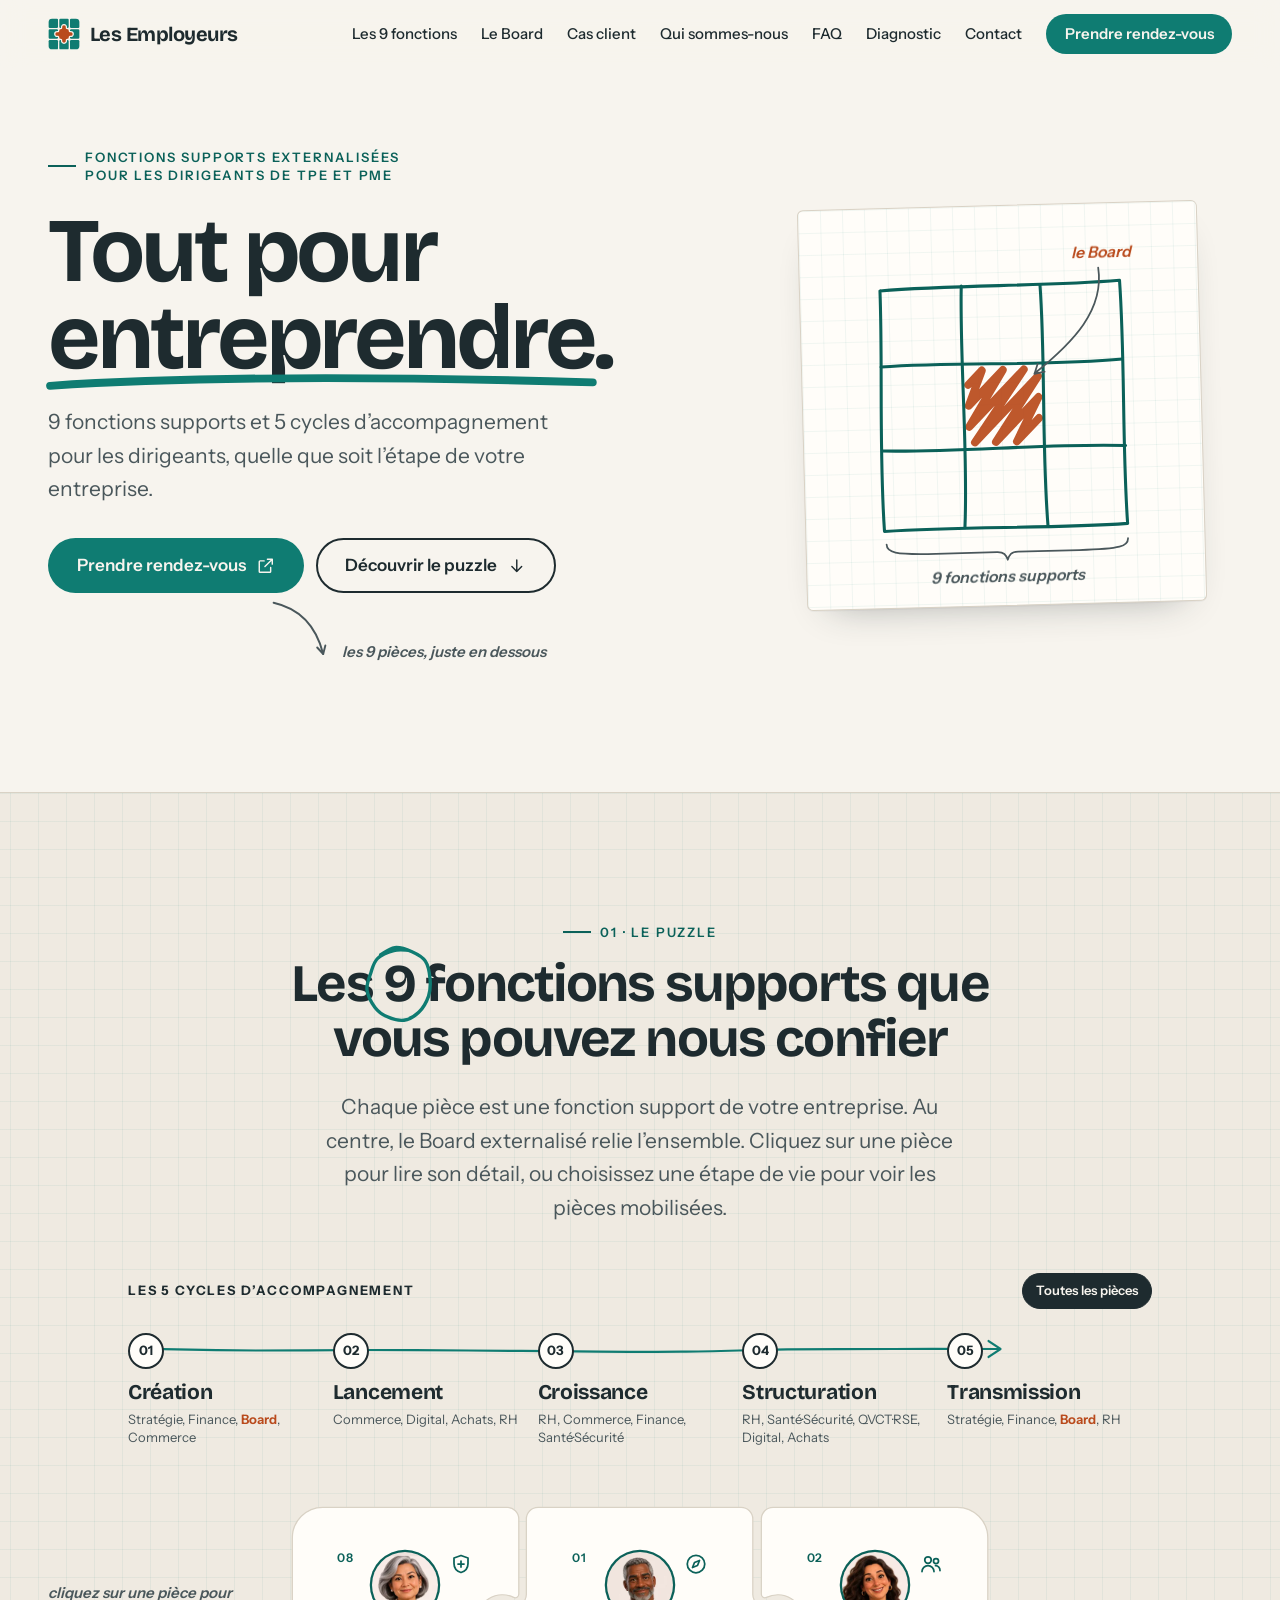
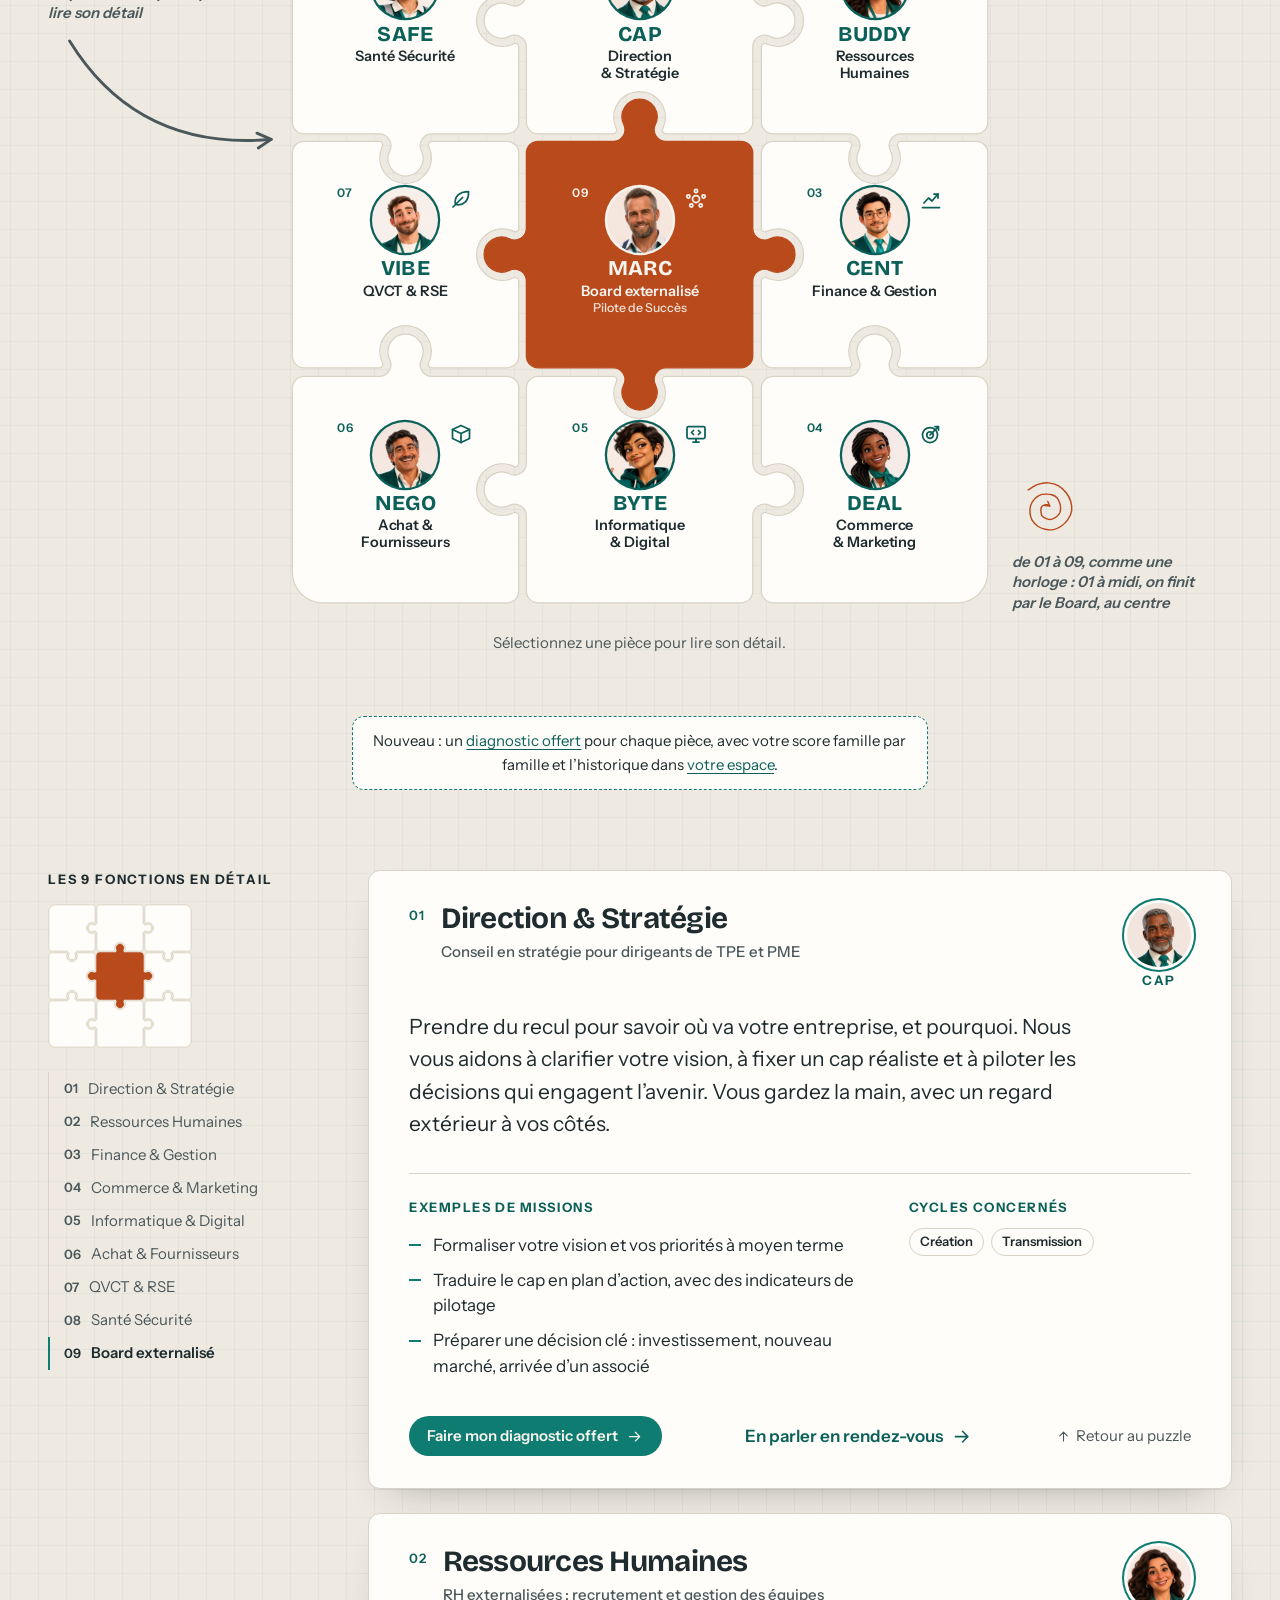
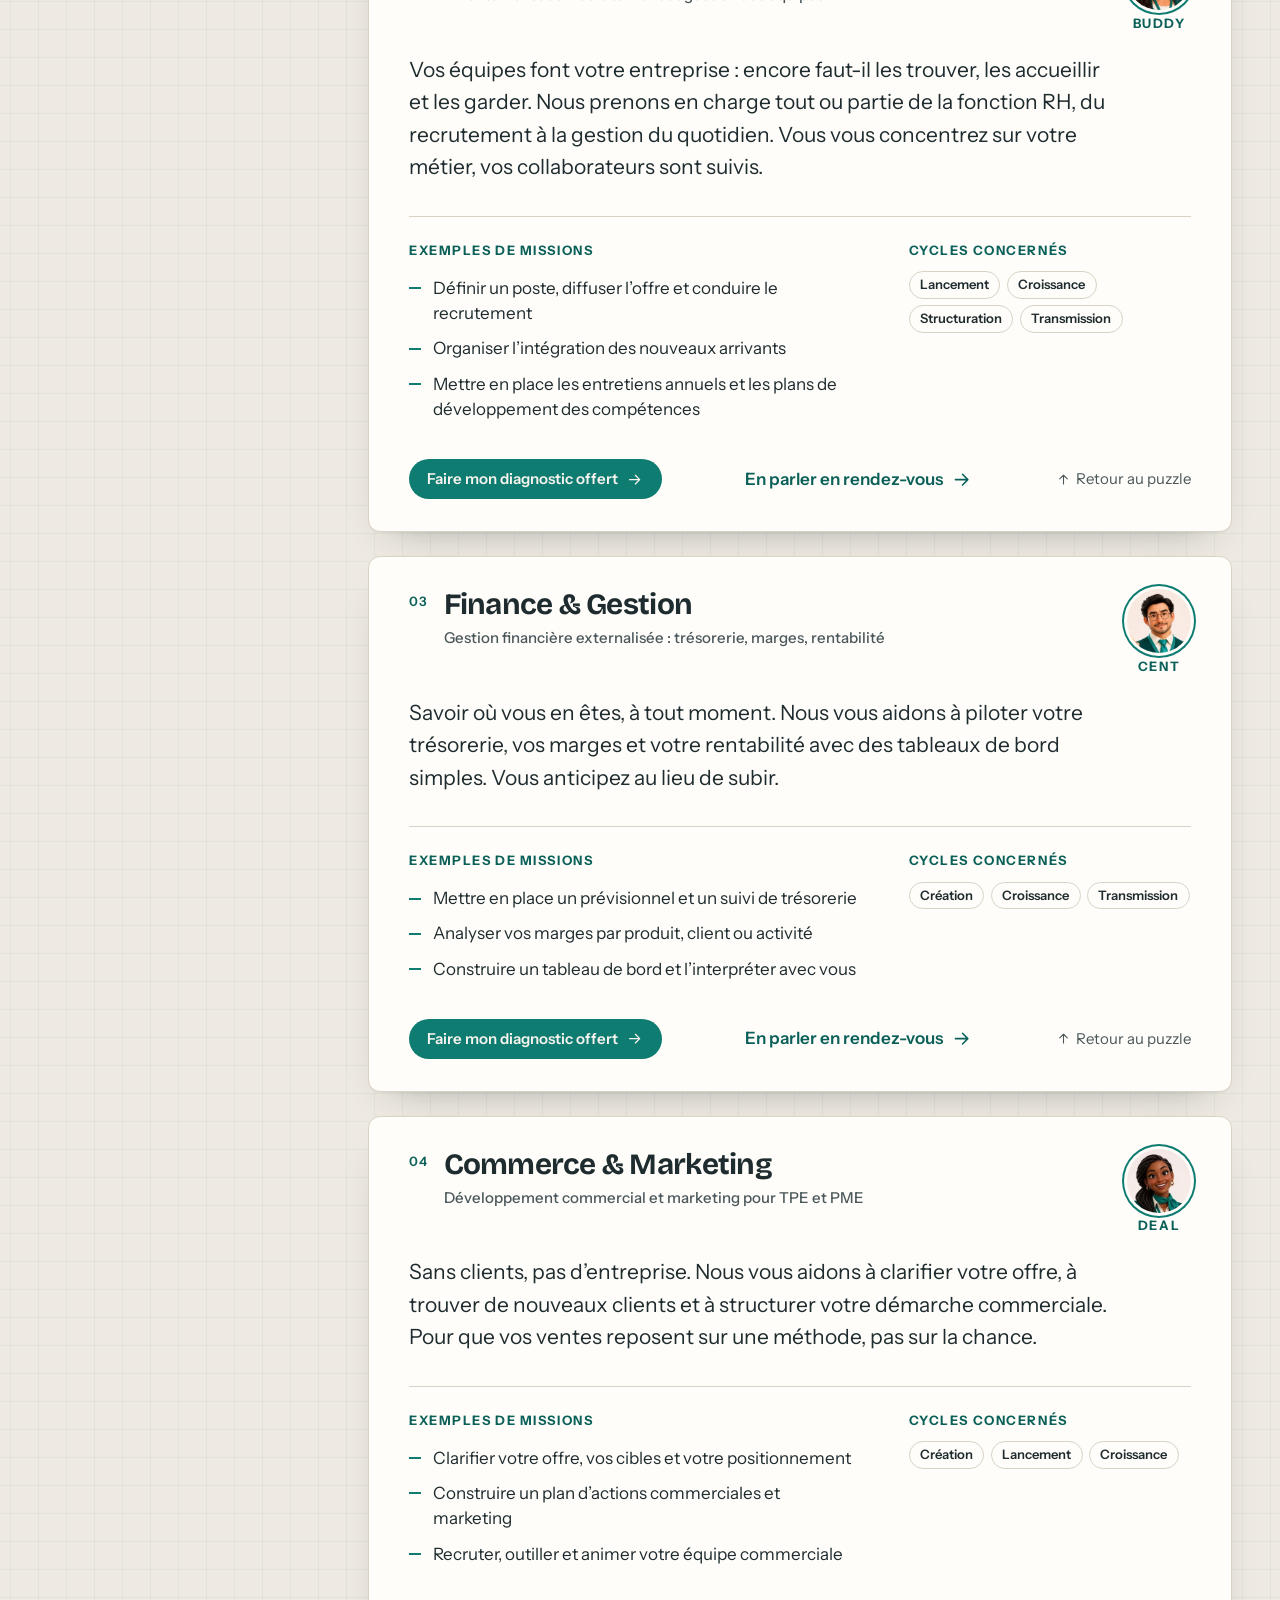
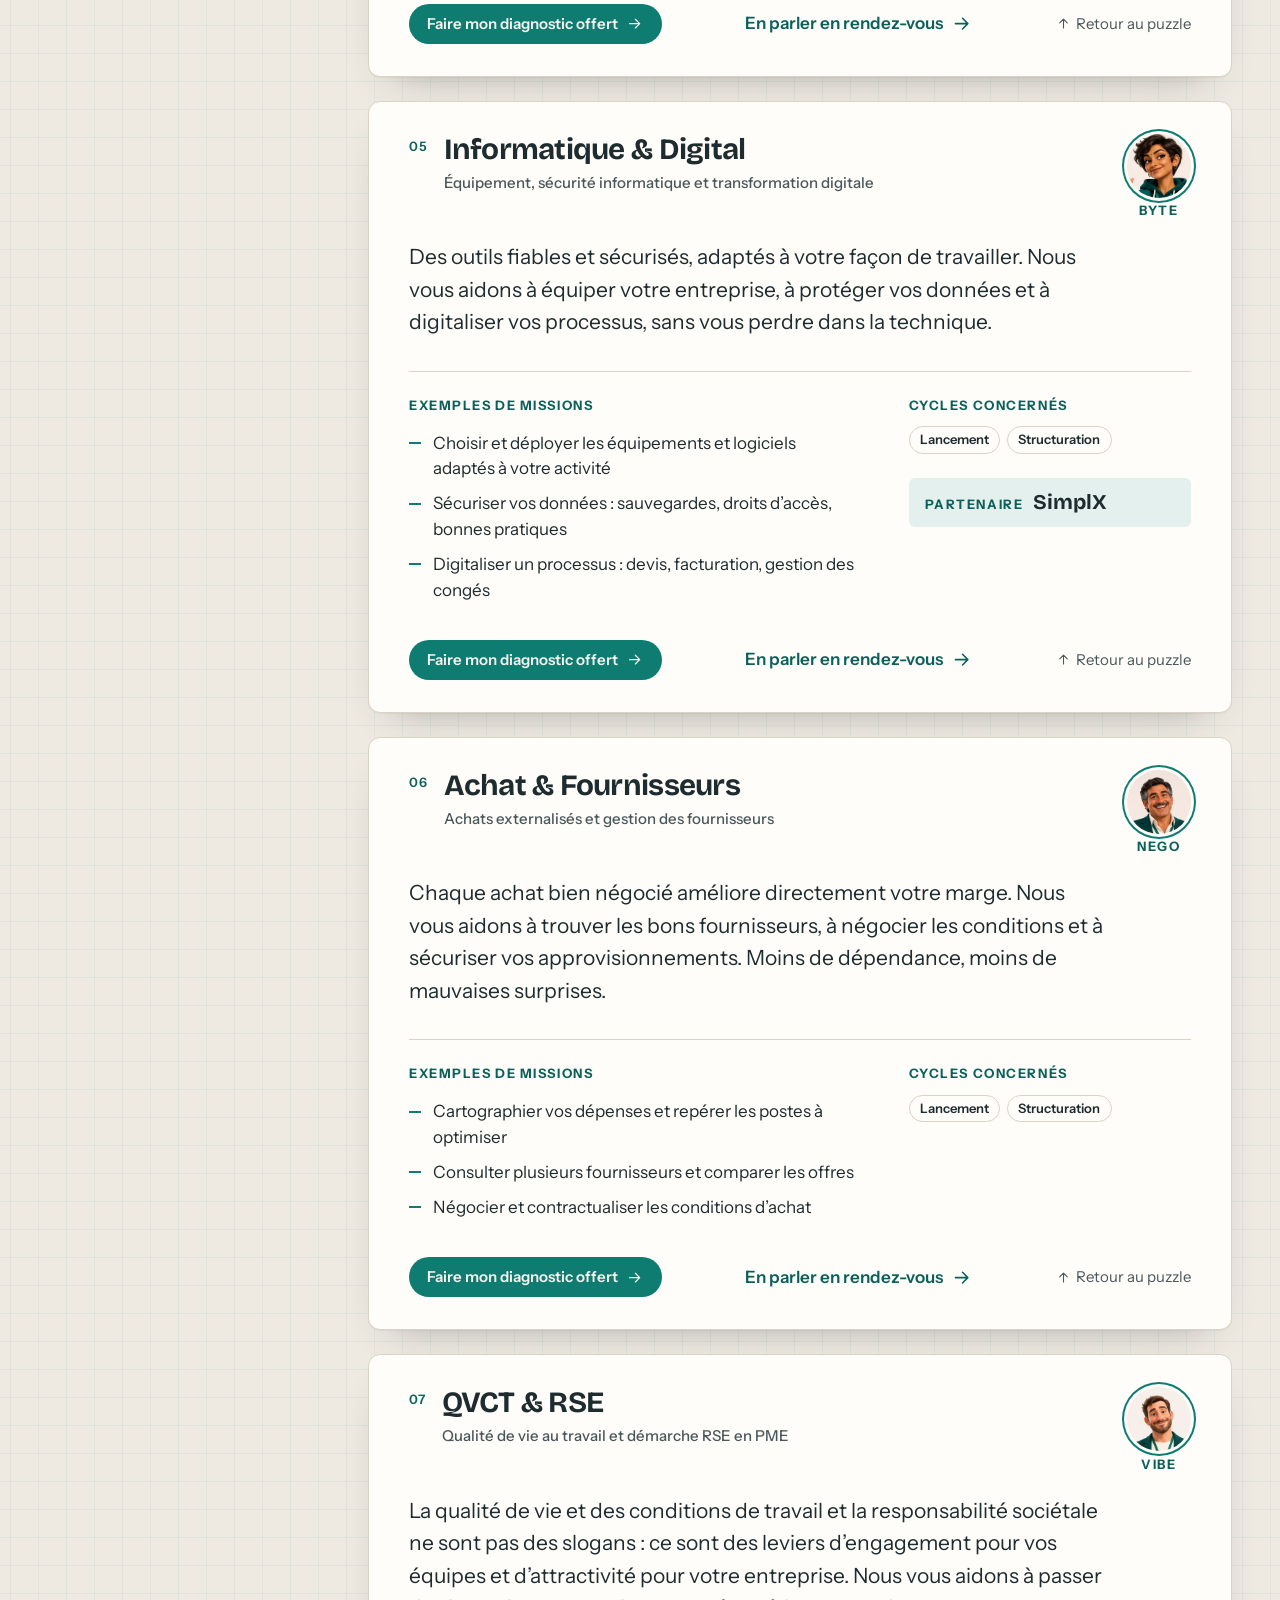
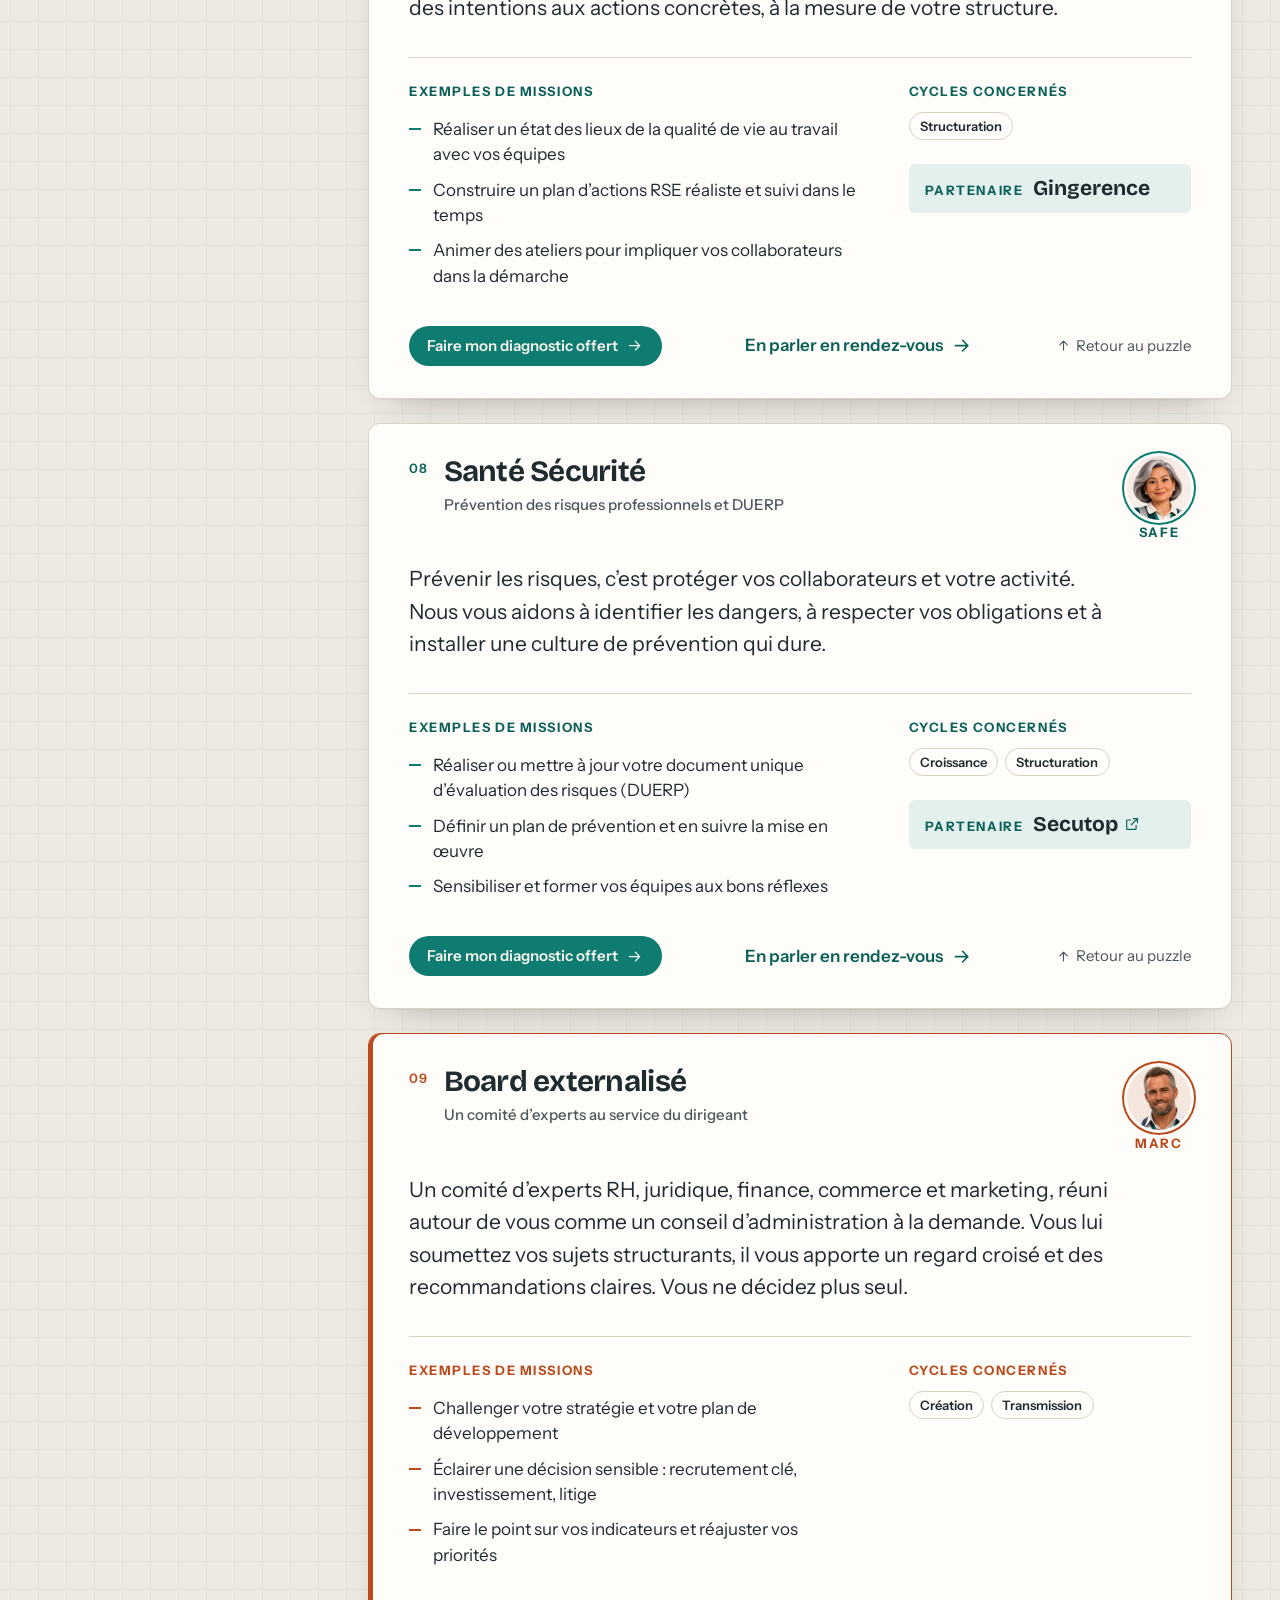
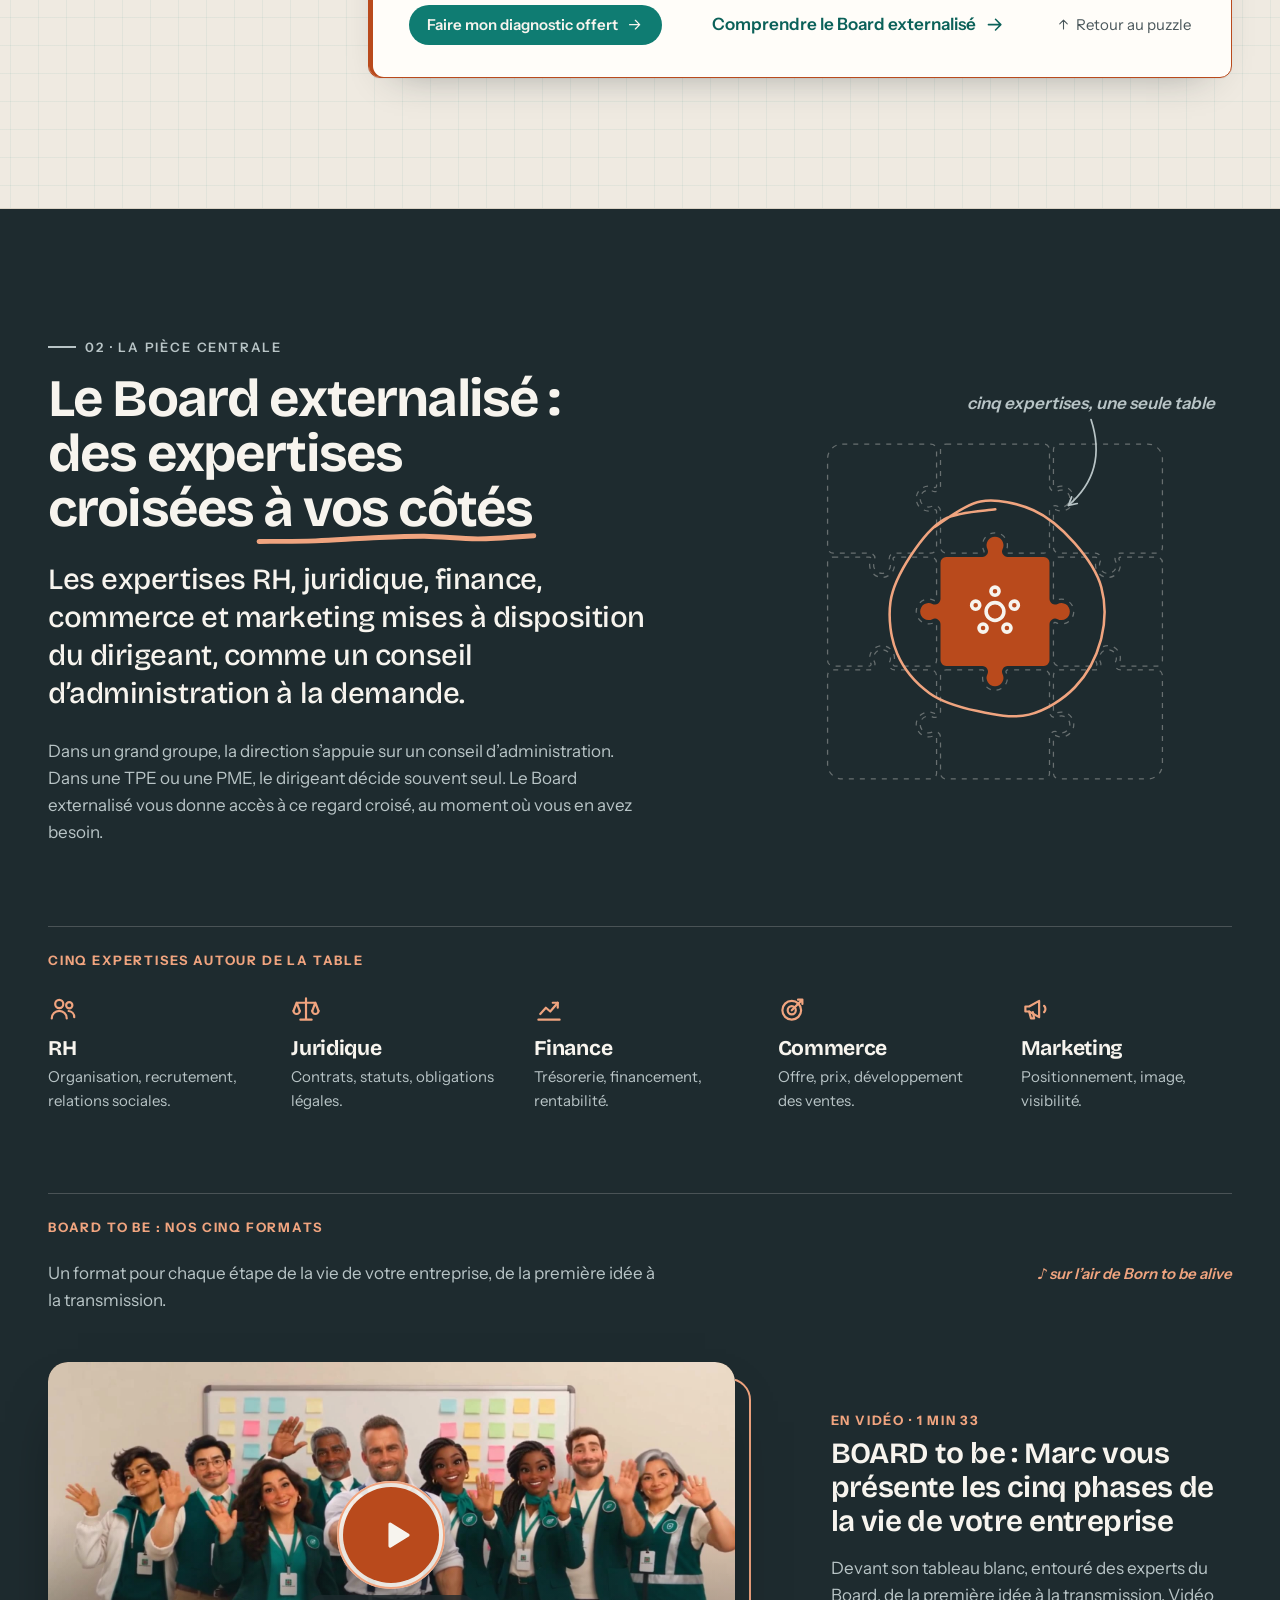
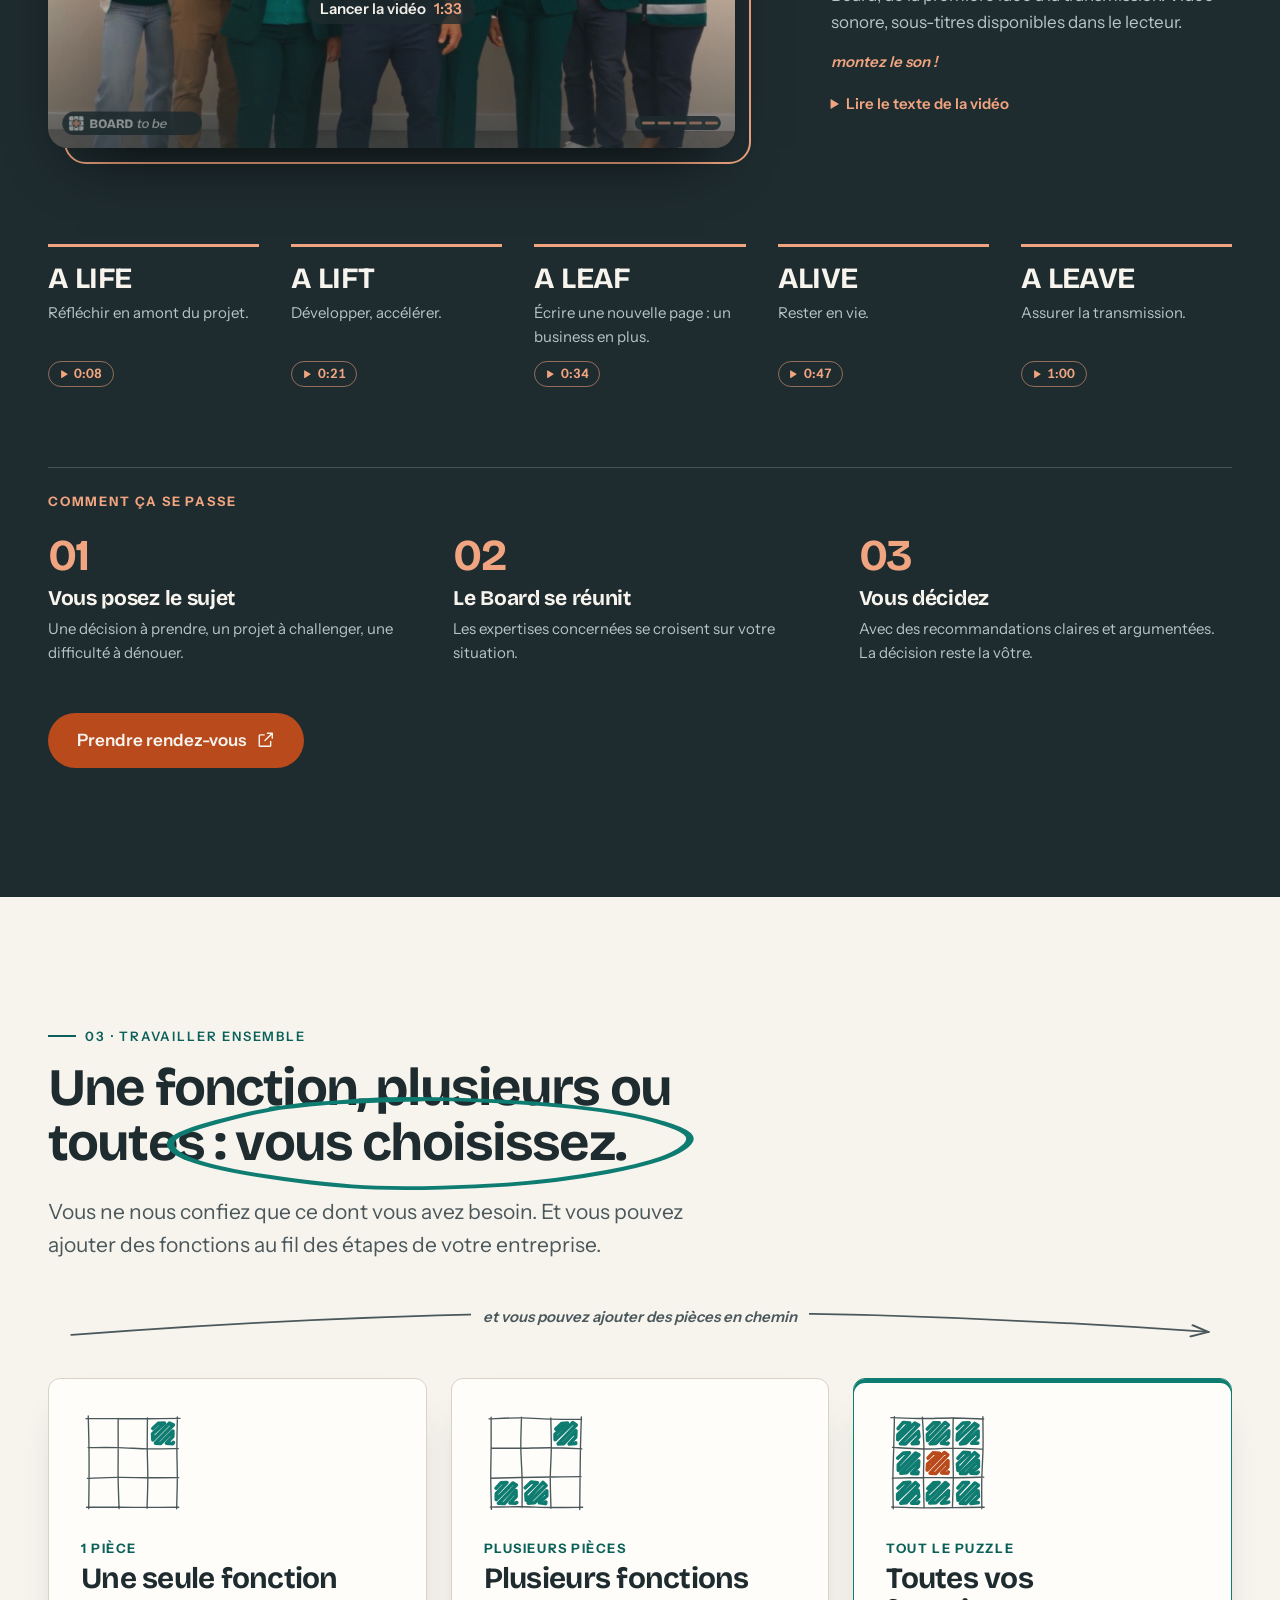
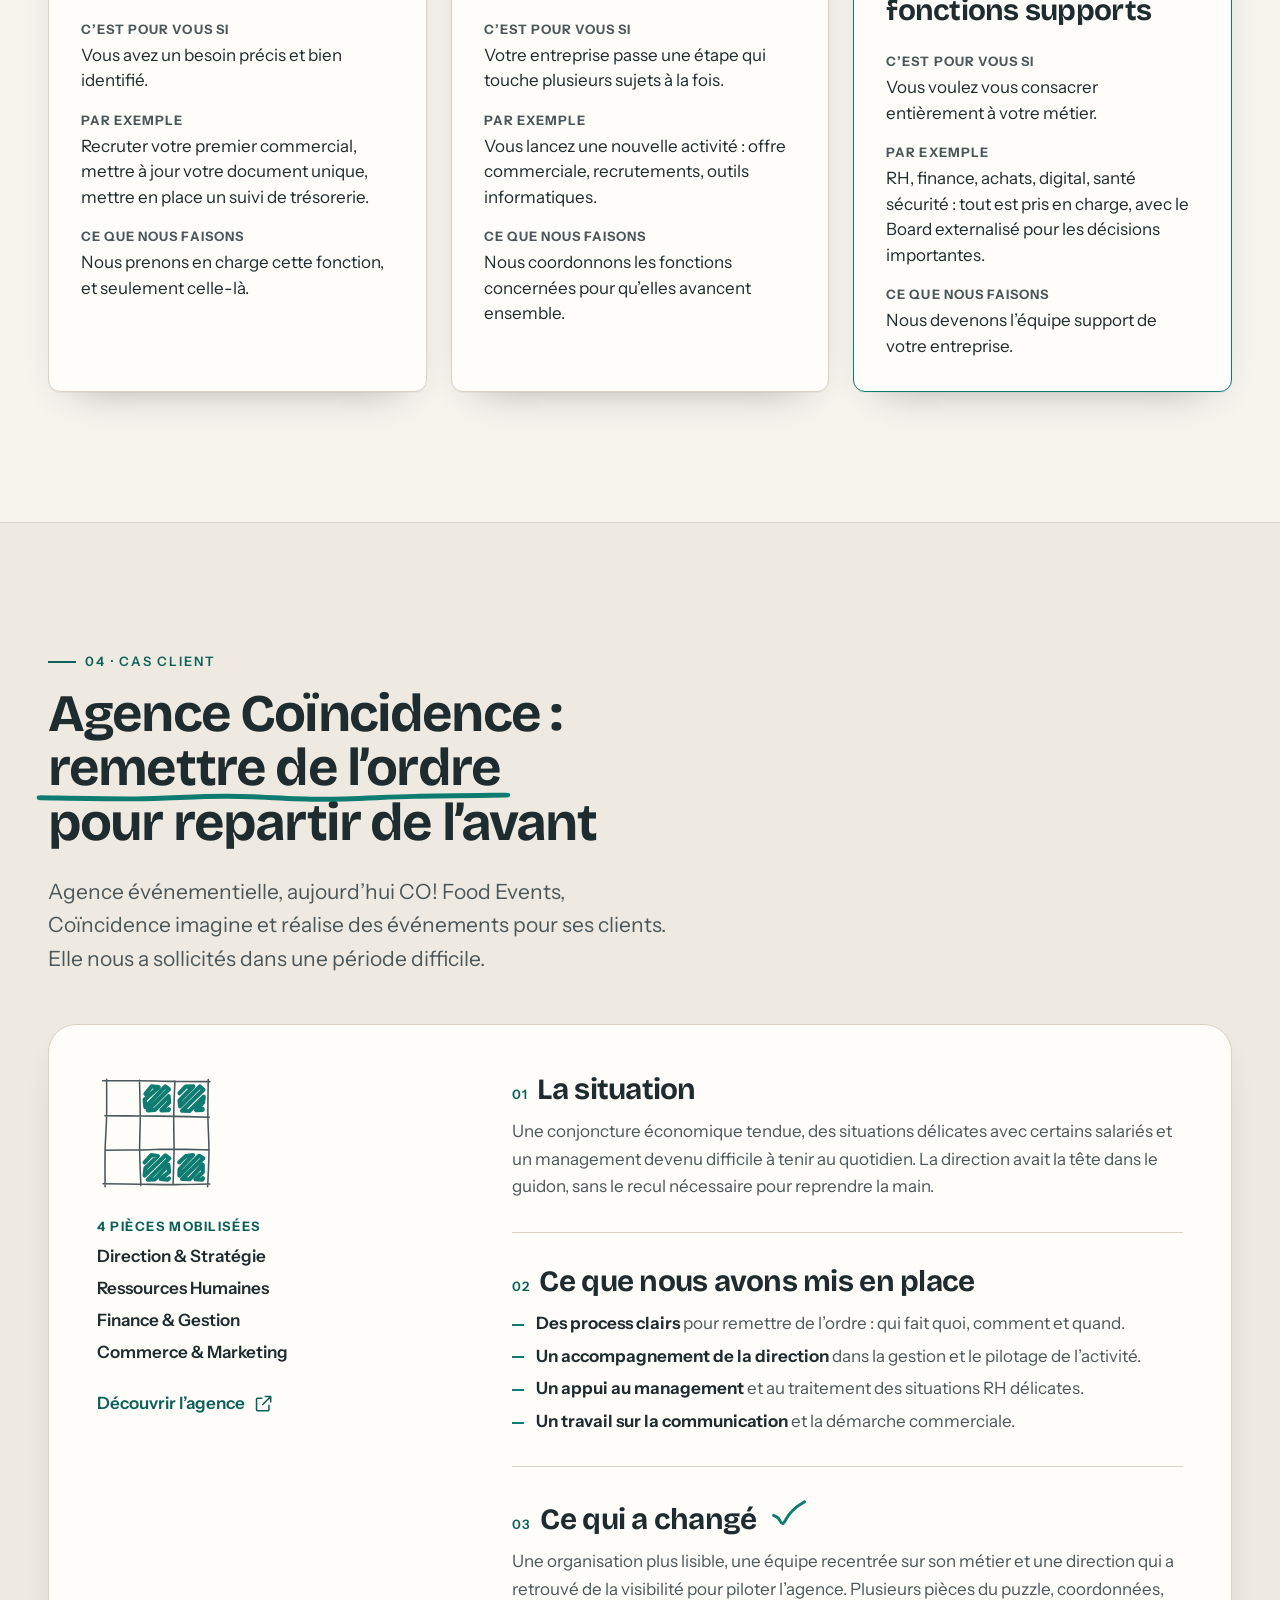
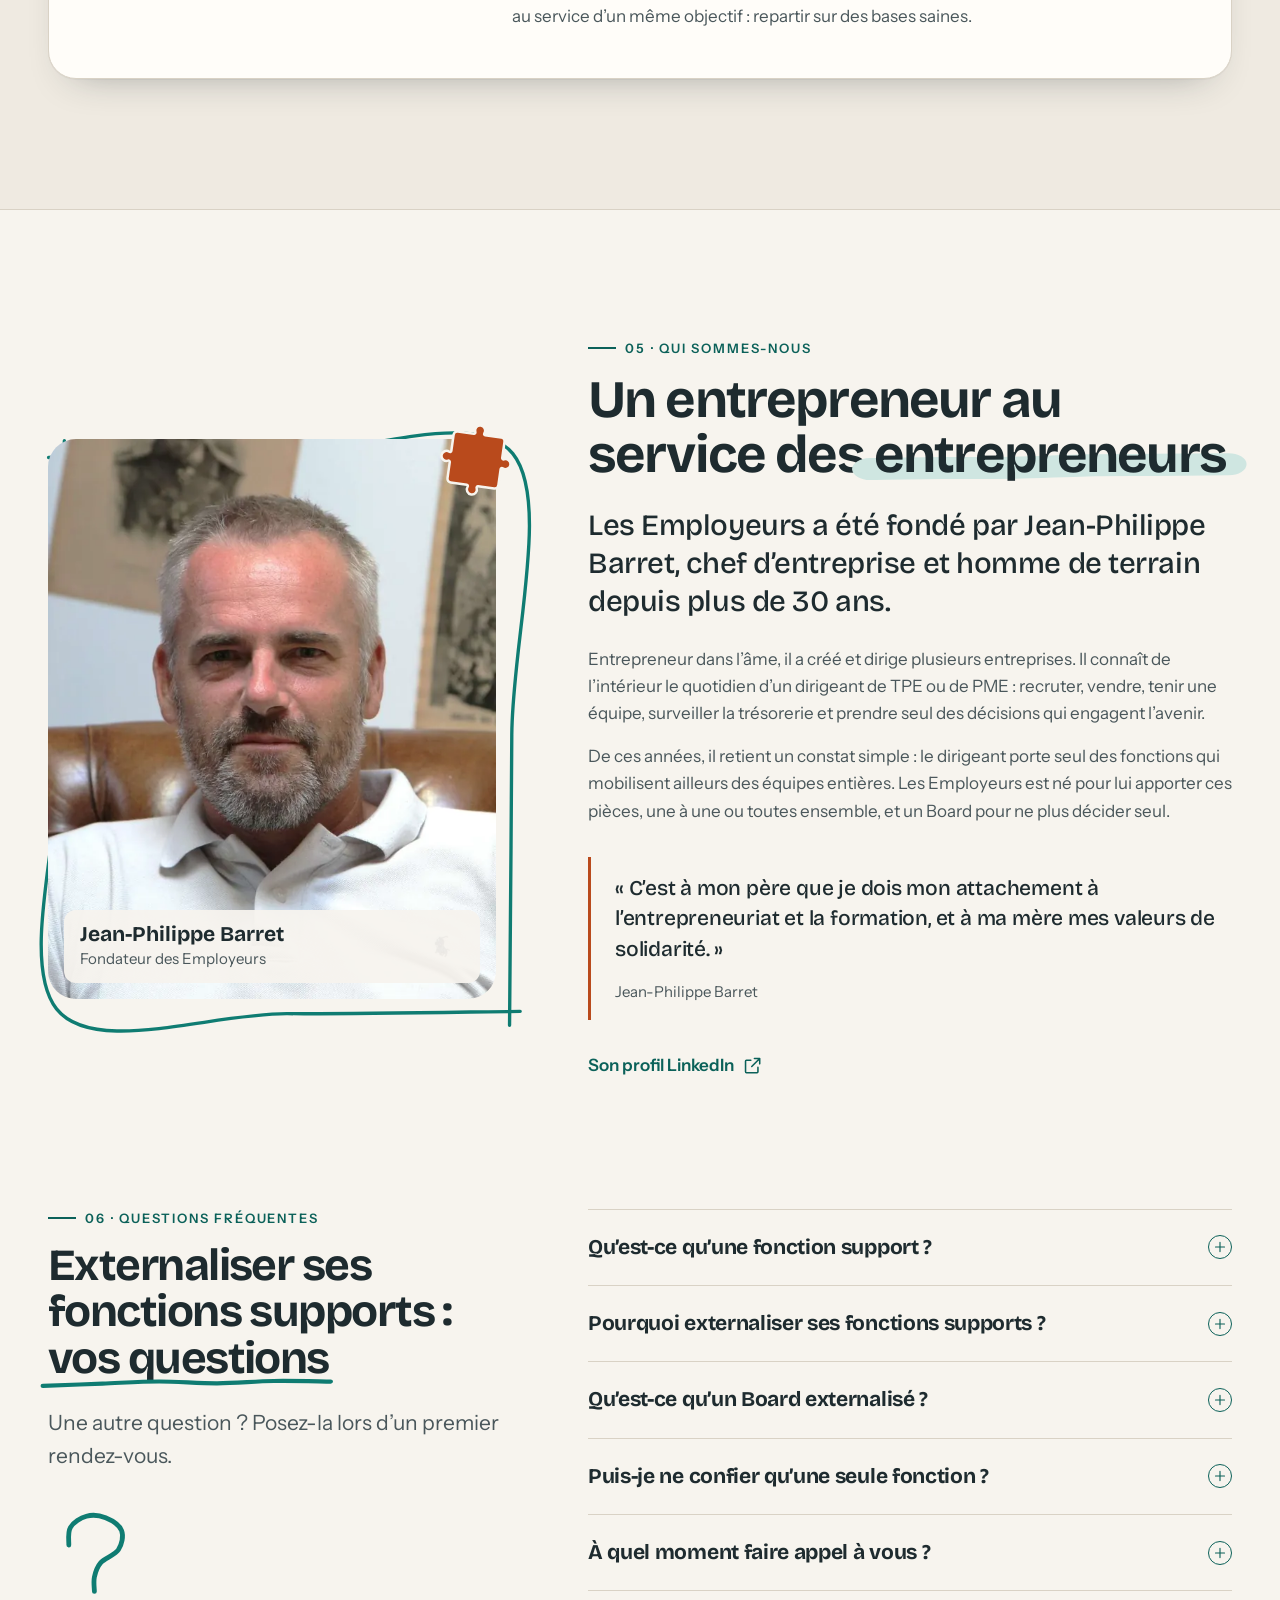
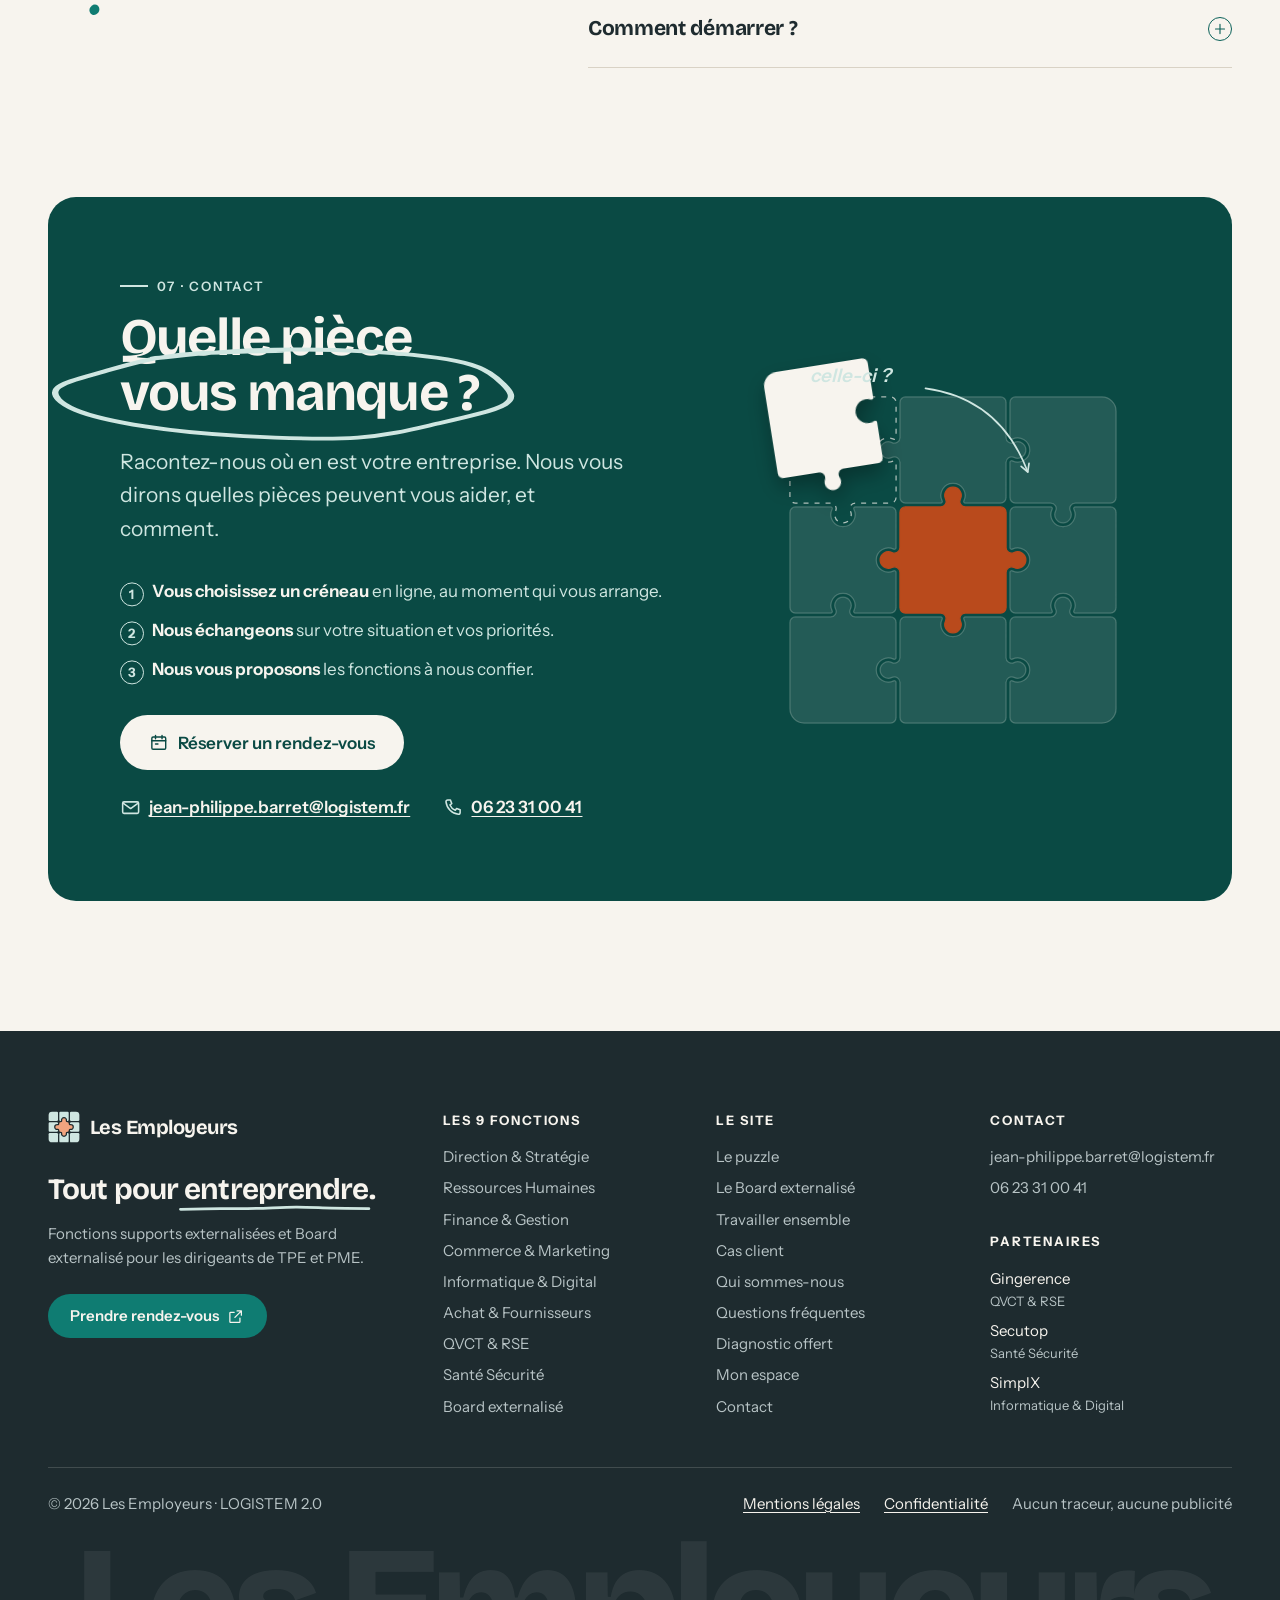
<file: index.html>
<!doctype html>
<html lang="fr" class="no-js">
<head>
  <meta charset="utf-8">
  <meta name="viewport" content="width=device-width, initial-scale=1">
  <script>document.documentElement.className = document.documentElement.className.replace('no-js', 'js');</script>
  <title>Fonctions supports externalisées TPE et PME | Les Employeurs</title>
  <meta name="description" content="RH, finance, stratégie, achats, santé sécurité, digital : confiez une fonction support ou toutes, avec un Board externalisé pour épauler le dirigeant.">
  <link rel="canonical" href="https://les-employeurs.fr/">
  <meta name="theme-color" content="#F7F4EE">
  <link rel="icon" href="assets/img/favicon.svg" type="image/svg+xml">
  <link rel="apple-touch-icon" href="assets/img/apple-touch-icon.png">
  <link rel="preload" href="assets/fonts/bricolage-grotesque-latin.woff2" as="font" type="font/woff2" crossorigin>
  <link rel="preload" href="assets/fonts/instrument-sans-latin.woff2" as="font" type="font/woff2" crossorigin>

  <!-- Open Graph -->
  <meta property="og:type" content="website">
  <meta property="og:locale" content="fr_FR">
  <meta property="og:site_name" content="Les Employeurs">
  <meta property="og:title" content="Fonctions supports externalisées pour TPE et PME | Les Employeurs">
  <meta property="og:description" content="9 fonctions supports et 5 cycles d’accompagnement pour les dirigeants de TPE et PME, avec un Board externalisé en pièce centrale.">
  <meta property="og:url" content="https://les-employeurs.fr/">
  <meta property="og:image" content="https://les-employeurs.fr/assets/img/og-image.png">
  <meta property="og:image:alt" content="Le puzzle des 9 fonctions supports de Les Employeurs, avec le Board externalisé au centre.">
  <meta name="twitter:card" content="summary_large_image">

  <link rel="stylesheet" href="assets/css/styles.css?v=20261117a">
  <script src="assets/js/main.js?v=20261116c" defer></script>

  <script type="application/ld+json">
  {
    "@context": "https://schema.org",
    "@type": "ProfessionalService",
    "@id": "https://les-employeurs.fr/#organisation",
    "name": "Les Employeurs",
    "slogan": "Tout pour entreprendre.",
    "description": "Externalisation des fonctions supports pour les dirigeants de TPE et PME : 9 fonctions (RH, finance, stratégie, achats, santé sécurité, digital, commerce, QVCT et RSE) et un Board externalisé, à chaque étape de vie de l’entreprise.",
    "url": "https://les-employeurs.fr/",
    "logo": "https://les-employeurs.fr/assets/img/logo.svg",
    "image": "https://les-employeurs.fr/assets/img/og-image.png",
    "legalName": "LOGISTEM 2.0",
    "vatID": "FR84879270395",
    "email": "jean-philippe.barret@logistem.fr",
    "telephone": "+33623310041",
    "address": {
      "@type": "PostalAddress",
      "streetAddress": "6 rue de Copenhague",
      "postalCode": "38070",
      "addressLocality": "Saint-Quentin-Fallavier",
      "addressCountry": "FR"
    },
    "founder": {
      "@type": "Person",
      "name": "Jean-Philippe Barret",
      "jobTitle": "Fondateur",
      "image": "https://les-employeurs.fr/assets/img/jean-philippe-barret.jpg",
      "sameAs": ["https://www.linkedin.com/in/jean-philippe-barret-secutop"]
    },
    "audience": {
      "@type": "BusinessAudience",
      "audienceType": "Dirigeants de TPE et PME"
    },
    "hasOfferCatalog": {
      "@type": "OfferCatalog",
      "name": "Fonctions supports externalisées",
      "itemListElement": [
        { "@type": "Offer", "itemOffered": { "@type": "Service", "name": "Direction & Stratégie", "url": "https://les-employeurs.fr/#fonction-strategie" } },
        { "@type": "Offer", "itemOffered": { "@type": "Service", "name": "Ressources Humaines externalisées", "url": "https://les-employeurs.fr/#fonction-rh" } },
        { "@type": "Offer", "itemOffered": { "@type": "Service", "name": "Finance & Gestion", "url": "https://les-employeurs.fr/#fonction-finance" } },
        { "@type": "Offer", "itemOffered": { "@type": "Service", "name": "Commerce & Marketing", "url": "https://les-employeurs.fr/#fonction-commerce" } },
        { "@type": "Offer", "itemOffered": { "@type": "Service", "name": "Informatique & Digital", "url": "https://les-employeurs.fr/#fonction-digital" } },
        { "@type": "Offer", "itemOffered": { "@type": "Service", "name": "Achat & Fournisseurs", "url": "https://les-employeurs.fr/#fonction-achats" } },
        { "@type": "Offer", "itemOffered": { "@type": "Service", "name": "QVCT & RSE", "url": "https://les-employeurs.fr/#fonction-qvct" } },
        { "@type": "Offer", "itemOffered": { "@type": "Service", "name": "Santé Sécurité au travail", "url": "https://les-employeurs.fr/#fonction-sante" } },
        { "@type": "Offer", "itemOffered": { "@type": "Service", "name": "Board externalisé", "url": "https://les-employeurs.fr/#fonction-board" } }
      ]
    }
  }
  </script>
  <script type="application/ld+json">
  {
    "@context": "https://schema.org",
    "@type": "VideoObject",
    "name": "BOARD to be : les cinq phases de la vie de l’entreprise",
    "description": "Marc présente les cinq formats du Board externalisé des Employeurs (A Life, A Lift, A Leaf, Alive, A Leave), de la première idée à la transmission.",
    "thumbnailUrl": "https://les-employeurs.fr/assets/video/board-to-be-poster.jpg",
    "contentUrl": "https://les-employeurs.fr/assets/video/board-to-be.mp4",
    "uploadDate": "2026-11-16",
    "duration": "PT1M33S",
    "inLanguage": "fr",
    "publisher": { "@id": "https://les-employeurs.fr/#organisation" }
  }
  </script>
</head>
<body>
  <!-- Sprite SVG : icônes (trait 1,75), tracés des 9 pièces et logo, réutilisés via <use href="#…"> -->
  <svg class="sprite" aria-hidden="true" focusable="false">
    <defs>
    <path id="pz-sante" d="M29.5 3.5L186.5 3.5A10 10 0 0 1 196.5 13.5L196.5 77.55A3 3 0 0 1 192.18 80.24A22 22 0 1 0 192.18 119.76A3 3 0 0 1 196.5 122.45L196.5 186.5A10 10 0 0 1 186.5 196.5L122.45 196.5A10 10 0 0 0 113.47 210.9A15 15 0 1 1 86.53 210.9A10 10 0 0 0 77.55 196.5L13.5 196.5A10 10 0 0 1 3.5 186.5L3.5 29.5A26 26 0 0 1 29.5 3.5Z" vector-effect="non-scaling-stroke"/>
    <path id="pz-strategie" d="M213.5 3.5L386.5 3.5A10 10 0 0 1 396.5 13.5L396.5 77.55A10 10 0 0 0 410.9 86.53A15 15 0 1 1 410.9 113.47A10 10 0 0 0 396.5 122.45L396.5 186.5A10 10 0 0 1 386.5 196.5L322.45 196.5A3 3 0 0 1 319.76 192.18A22 22 0 1 0 280.24 192.18A3 3 0 0 1 277.55 196.5L213.5 196.5A10 10 0 0 1 203.5 186.5L203.5 122.45A10 10 0 0 0 189.1 113.47A15 15 0 1 1 189.1 86.53A10 10 0 0 0 203.5 77.55L203.5 13.5A10 10 0 0 1 213.5 3.5Z" vector-effect="non-scaling-stroke"/>
    <path id="pz-rh" d="M413.5 3.5L570.5 3.5A26 26 0 0 1 596.5 29.5L596.5 186.5A10 10 0 0 1 586.5 196.5L522.45 196.5A10 10 0 0 0 513.47 210.9A15 15 0 1 1 486.53 210.9A10 10 0 0 0 477.55 196.5L413.5 196.5A10 10 0 0 1 403.5 186.5L403.5 122.45A3 3 0 0 1 407.82 119.76A22 22 0 1 0 407.82 80.24A3 3 0 0 1 403.5 77.55L403.5 13.5A10 10 0 0 1 413.5 3.5Z" vector-effect="non-scaling-stroke"/>
    <path id="pz-finance" d="M413.5 203.5L477.55 203.5A3 3 0 0 1 480.24 207.82A22 22 0 1 0 519.76 207.82A3 3 0 0 1 522.45 203.5L586.5 203.5A10 10 0 0 1 596.5 213.5L596.5 386.5A10 10 0 0 1 586.5 396.5L522.45 396.5A3 3 0 0 1 519.76 392.18A22 22 0 1 0 480.24 392.18A3 3 0 0 1 477.55 396.5L413.5 396.5A10 10 0 0 1 403.5 386.5L403.5 322.45A3 3 0 0 1 407.82 319.76A22 22 0 1 0 407.82 280.24A3 3 0 0 1 403.5 277.55L403.5 213.5A10 10 0 0 1 413.5 203.5Z" vector-effect="non-scaling-stroke"/>
    <path id="pz-commerce" d="M413.5 403.5L477.55 403.5A10 10 0 0 0 486.53 389.1A15 15 0 1 1 513.47 389.1A10 10 0 0 0 522.45 403.5L586.5 403.5A10 10 0 0 1 596.5 413.5L596.5 570.5A26 26 0 0 1 570.5 596.5L413.5 596.5A10 10 0 0 1 403.5 586.5L403.5 522.45A3 3 0 0 1 407.82 519.76A22 22 0 1 0 407.82 480.24A3 3 0 0 1 403.5 477.55L403.5 413.5A10 10 0 0 1 413.5 403.5Z" vector-effect="non-scaling-stroke"/>
    <path id="pz-digital" d="M213.5 403.5L277.55 403.5A3 3 0 0 1 280.24 407.82A22 22 0 1 0 319.76 407.82A3 3 0 0 1 322.45 403.5L386.5 403.5A10 10 0 0 1 396.5 413.5L396.5 477.55A10 10 0 0 0 410.9 486.53A15 15 0 1 1 410.9 513.47A10 10 0 0 0 396.5 522.45L396.5 586.5A10 10 0 0 1 386.5 596.5L213.5 596.5A10 10 0 0 1 203.5 586.5L203.5 522.45A10 10 0 0 0 189.1 513.47A15 15 0 1 1 189.1 486.53A10 10 0 0 0 203.5 477.55L203.5 413.5A10 10 0 0 1 213.5 403.5Z" vector-effect="non-scaling-stroke"/>
    <path id="pz-achats" d="M13.5 403.5L77.55 403.5A10 10 0 0 0 86.53 389.1A15 15 0 1 1 113.47 389.1A10 10 0 0 0 122.45 403.5L186.5 403.5A10 10 0 0 1 196.5 413.5L196.5 477.55A3 3 0 0 1 192.18 480.24A22 22 0 1 0 192.18 519.76A3 3 0 0 1 196.5 522.45L196.5 586.5A10 10 0 0 1 186.5 596.5L29.5 596.5A26 26 0 0 1 3.5 570.5L3.5 413.5A10 10 0 0 1 13.5 403.5Z" vector-effect="non-scaling-stroke"/>
    <path id="pz-qvct" d="M13.5 203.5L77.55 203.5A3 3 0 0 1 80.24 207.82A22 22 0 1 0 119.76 207.82A3 3 0 0 1 122.45 203.5L186.5 203.5A10 10 0 0 1 196.5 213.5L196.5 277.55A3 3 0 0 1 192.18 280.24A22 22 0 1 0 192.18 319.76A3 3 0 0 1 196.5 322.45L196.5 386.5A10 10 0 0 1 186.5 396.5L122.45 396.5A3 3 0 0 1 119.76 392.18A22 22 0 1 0 80.24 392.18A3 3 0 0 1 77.55 396.5L13.5 396.5A10 10 0 0 1 3.5 386.5L3.5 213.5A10 10 0 0 1 13.5 203.5Z" vector-effect="non-scaling-stroke"/>
    <path id="pz-board" d="M213.5 203.5L277.55 203.5A10 10 0 0 0 286.53 189.1A15 15 0 1 1 313.47 189.1A10 10 0 0 0 322.45 203.5L386.5 203.5A10 10 0 0 1 396.5 213.5L396.5 277.55A10 10 0 0 0 410.9 286.53A15 15 0 1 1 410.9 313.47A10 10 0 0 0 396.5 322.45L396.5 386.5A10 10 0 0 1 386.5 396.5L322.45 396.5A10 10 0 0 0 313.47 410.9A15 15 0 1 1 286.53 410.9A10 10 0 0 0 277.55 396.5L213.5 396.5A10 10 0 0 1 203.5 386.5L203.5 322.45A10 10 0 0 0 189.1 313.47A15 15 0 1 1 189.1 286.53A10 10 0 0 0 203.5 277.55L203.5 213.5A10 10 0 0 1 213.5 203.5Z" vector-effect="non-scaling-stroke"/>
    <symbol id="logo-mark" viewBox="0 0 600 600"><path fill="currentColor" d="M76 12L166 12A22 22 0 0 1 188 34L188 166A22 22 0 0 1 166 188L34 188A22 22 0 0 1 12 166L12 76A64 64 0 0 1 76 12Z"/><path fill="currentColor" d="M234 12L366 12A22 22 0 0 1 388 34L388 166A22 22 0 0 1 366 188L360.83 188A4 4 0 0 1 356.9 183.23A58 58 0 1 0 243.1 183.23A4 4 0 0 1 239.17 188L234 188A22 22 0 0 1 212 166L212 34A22 22 0 0 1 234 12Z"/><path fill="currentColor" d="M434 12L524 12A64 64 0 0 1 588 76L588 166A22 22 0 0 1 566 188L434 188A22 22 0 0 1 412 166L412 34A22 22 0 0 1 434 12Z"/><path fill="currentColor" d="M34 212L166 212A22 22 0 0 1 188 234L188 239.17A4 4 0 0 1 183.23 243.1A58 58 0 1 0 183.23 356.9A4 4 0 0 1 188 360.83L188 366A22 22 0 0 1 166 388L34 388A22 22 0 0 1 12 366L12 234A22 22 0 0 1 34 212Z"/><path style="fill:var(--mark-board,#B94A1C)" d="M234 212L239.17 212A28 28 0 0 0 266.64 178.58A34 34 0 1 1 333.36 178.58A28 28 0 0 0 360.83 212L366 212A22 22 0 0 1 388 234L388 239.17A28 28 0 0 0 421.42 266.64A34 34 0 1 1 421.42 333.36A28 28 0 0 0 388 360.83L388 366A22 22 0 0 1 366 388L360.83 388A28 28 0 0 0 333.36 421.42A34 34 0 1 1 266.64 421.42A28 28 0 0 0 239.17 388L234 388A22 22 0 0 1 212 366L212 360.83A28 28 0 0 0 178.58 333.36A34 34 0 1 1 178.58 266.64A28 28 0 0 0 212 239.17L212 234A22 22 0 0 1 234 212Z"/><path fill="currentColor" d="M434 212L566 212A22 22 0 0 1 588 234L588 366A22 22 0 0 1 566 388L434 388A22 22 0 0 1 412 366L412 360.83A4 4 0 0 1 416.77 356.9A58 58 0 1 0 416.77 243.1A4 4 0 0 1 412 239.17L412 234A22 22 0 0 1 434 212Z"/><path fill="currentColor" d="M34 412L166 412A22 22 0 0 1 188 434L188 566A22 22 0 0 1 166 588L76 588A64 64 0 0 1 12 524L12 434A22 22 0 0 1 34 412Z"/><path fill="currentColor" d="M234 412L239.17 412A4 4 0 0 1 243.1 416.77A58 58 0 1 0 356.9 416.77A4 4 0 0 1 360.83 412L366 412A22 22 0 0 1 388 434L388 566A22 22 0 0 1 366 588L234 588A22 22 0 0 1 212 566L212 434A22 22 0 0 1 234 412Z"/><path fill="currentColor" d="M434 412L566 412A22 22 0 0 1 588 434L588 524A64 64 0 0 1 524 588L434 588A22 22 0 0 1 412 566L412 434A22 22 0 0 1 434 412Z"/></symbol>
    </defs>
    <symbol id="i-strategie" viewBox="0 0 24 24"><circle cx="12" cy="12" r="8.75"/><path d="m15.5 8.5-2 5-5 2 2-5z"/></symbol>
    <symbol id="i-rh" viewBox="0 0 24 24"><circle cx="9" cy="8" r="3.25"/><path d="M3 19.5c0-3.3 2.7-6 6-6s6 2.7 6 6"/><circle cx="17" cy="9" r="2.5"/><path d="M16.5 13.6c2.6.2 4.5 2.4 4.5 5"/></symbol>
    <symbol id="i-qvct" viewBox="0 0 24 24"><path d="M6.5 17.5C5 10 10 4.5 19.5 4.5c.5 9.5-5 14.5-13 13z"/><path d="m4 20 9.5-9.5"/></symbol>
    <symbol id="i-achats" viewBox="0 0 24 24"><path d="M3.5 7.5 12 3.5l8.5 4v9L12 20.5l-8.5-4z"/><path d="M3.5 7.5 12 11.5l8.5-4M12 11.5v9"/></symbol>
    <symbol id="i-board" viewBox="0 0 24 24"><circle cx="12" cy="12" r="3.5"/><circle cx="12" cy="4" r="1.6"/><circle cx="19.6" cy="9.5" r="1.6"/><circle cx="16.7" cy="18.5" r="1.6"/><circle cx="7.3" cy="18.5" r="1.6"/><circle cx="4.4" cy="9.5" r="1.6"/></symbol>
    <symbol id="i-sante" viewBox="0 0 24 24"><path d="M12 3.5 19 6v5.5c0 4.3-2.9 7.8-7 9-4.1-1.2-7-4.7-7-9V6z"/><path d="M12 9v6M9 12h6"/></symbol>
    <symbol id="i-digital" viewBox="0 0 24 24"><rect x="3" y="4.5" width="18" height="12" rx="1.5"/><path d="M9 20h6M12 16.5V20M9.5 8.5l-2 2 2 2M14.5 8.5l2 2-2 2"/></symbol>
    <symbol id="i-commerce" viewBox="0 0 24 24"><circle cx="11" cy="13" r="7.5"/><circle cx="11" cy="13" r="3.25"/><path d="m11 13 8.5-8.5M16 4.5h3.5V8"/></symbol>
    <symbol id="i-finance" viewBox="0 0 24 24"><path d="M3.5 20.5h17"/><path d="m5 16 4.5-5 3.5 3 6-7"/><path d="M15 7h4v4"/></symbol>
    <symbol id="i-juridique" viewBox="0 0 24 24"><path d="M12 3.5v17M7.5 20.5h9M4.5 7h15M2 13.5 4.5 7 7 13.5M17 13.5 19.5 7l2.5 6.5"/><path d="M2 13.5a2.5 2.5 0 0 0 5 0M17 13.5a2.5 2.5 0 0 0 5 0"/></symbol>
    <symbol id="i-marketing" viewBox="0 0 24 24"><path d="M3.5 10v4h3l8 4.5v-13l-8 4.5z"/><path d="M18.5 9.5a3.5 3.5 0 0 1 0 5"/><path d="m6.5 14 1.5 5.5h2.5L9.5 14.5"/></symbol>
    <symbol id="i-calendar" viewBox="0 0 24 24"><rect x="3.5" y="5" width="17" height="15" rx="1.5"/><path d="M3.5 9.5h17M8 3v4M16 3v4M8 13.5h3"/></symbol>
    <symbol id="i-mail" viewBox="0 0 24 24"><rect x="3" y="5.5" width="18" height="13" rx="1.5"/><path d="m3.5 7 8.5 6 8.5-6"/></symbol>
    <symbol id="i-phone" viewBox="0 0 24 24"><path d="M6.5 3.5h3l1.5 4-2 1.5a11 11 0 0 0 6 6l1.5-2 4 1.5v3a2 2 0 0 1-2 2A16 16 0 0 1 4.5 5.5a2 2 0 0 1 2-2z"/></symbol>
    <symbol id="i-external" viewBox="0 0 24 24"><path d="M14 4h6v6M20 4l-9 9M18 14v5a1 1 0 0 1-1 1H5a1 1 0 0 1-1-1V7a1 1 0 0 1 1-1h5"/></symbol>
    <symbol id="i-arrow" viewBox="0 0 24 24"><path d="M5 12h14M13 6l6 6-6 6"/></symbol>
    <symbol id="i-arrow-down" viewBox="0 0 24 24"><path d="M12 5v14M6 13l6 6 6-6"/></symbol>
    <symbol id="i-arrow-up" viewBox="0 0 24 24"><path d="M12 19V5M6 11l6-6 6 6"/></symbol>
    <symbol id="i-plus" viewBox="0 0 24 24"><path d="M12 5v14M5 12h14"/></symbol>
    <symbol id="i-menu" viewBox="0 0 24 24"><path d="M4 7h16M4 12h16M4 17h16"/></symbol>
  </svg>

  <a class="skip-link" href="#contenu">Aller au contenu</a>

  <header class="site-header">
    <div class="container header-inner">
      <a class="brand" href="#accueil">
        <svg class="brand-mark" aria-hidden="true" focusable="false"><use href="#logo-mark"/></svg>
        <span class="brand-name">Les Employeurs</span>
      </a>

      <nav class="site-nav" id="site-nav" aria-label="Navigation principale">
        <ul>
          <li><a href="#fonctions">Les 9 fonctions</a></li>
          <li><a href="#board">Le Board</a></li>
          <li><a href="#cas-client">Cas client</a></li>
          <li><a href="#qui-sommes-nous">Qui sommes-nous</a></li>
          <li><a href="#faq">FAQ</a></li>
          <li><a href="diagnostic.html">Diagnostic</a></li>
          <li><a href="#contact">Contact</a></li>
        </ul>
      </nav>

      <a class="btn btn--primary btn--sm header-cta" href="https://cal.com/jbarret/15min" target="_blank" rel="noopener"><span class="label-long">Prendre rendez-vous</span><span class="label-short" aria-hidden="true">Rendez-vous</span><span class="sr-only"> (nouvel onglet)</span></a>

      <button class="nav-toggle" type="button" aria-expanded="false" aria-controls="site-nav">
        <svg class="icon" aria-hidden="true" focusable="false"><use href="#i-menu"/></svg>
        <span class="sr-only">Menu</span>
      </button>
    </div>
  </header>
  <main id="contenu">

    <!-- ============ 1. Hero ============ -->
    <section class="hero" id="accueil" aria-labelledby="hero-title">
      <div class="container hero-grid">
        <div class="hero-text">
          <h1 id="hero-title">
            <span class="kicker hero-kicker">Fonctions supports externalisées pour les dirigeants de TPE et PME</span>
            <span class="hero-title">Tout pour <span class="nowrap"><span class="marker">entreprendre<svg class="marker-line" viewBox="0 0 320 12" aria-hidden="true" focusable="false"><path class="draw" pathLength="1" style="--d:.35s" d="M4 8.5C78 3.5 192 3 316 6.5"/></svg></span>.</span></span>
          </h1>
          <p class="hero-lead">9 fonctions supports et 5 cycles d’accompagnement pour les dirigeants, quelle que soit l’étape de votre entreprise.</p>
          <div class="hero-actions">
            <a class="btn btn--primary btn--lg" href="https://cal.com/jbarret/15min" target="_blank" rel="noopener">Prendre rendez-vous<span class="sr-only"> (nouvel onglet)</span><svg class="icon" aria-hidden="true" focusable="false"><use href="#i-external"/></svg></a>
            <a class="btn btn--ghost btn--lg" href="#fonctions">Découvrir le puzzle<svg class="icon" aria-hidden="true" focusable="false"><use href="#i-arrow-down"/></svg></a>
          </div>
          <div class="hero-note" aria-hidden="true" data-ink>
              <svg class="hero-note-arrow" viewBox="0 0 90 80" stroke-width="2.4" aria-hidden="true" focusable="false"><path class="ink-path" pathLength="1" d="M12 6Q60.5 16.7 74 70"/><path class="ink-path" pathLength="1" style="--d:.5s" d="M76.7 59.3L74 70L66.5 61.9"/></svg>
              <span class="note-text ink-text" style="--d:.45s">les 9 pièces, juste en dessous</span>
            </div>
        </div>

        <figure class="sketch">
          <svg class="sketch-art" viewBox="0 0 400 410" role="img" aria-labelledby="sketch-title">
            <title id="sketch-title">Croquis : une grille de neuf pièces, la pièce centrale (le Board) coloriée en orange.</title>
            <path class="sk-hatch draw" pathLength="1" style="--d:1.1s" d="M162 176L178 160L162 200L202 160L162 224L226 160L168 242L242 168L192 242L242 192L216 242L242 216"/>
            <path class="sk-line draw" pathLength="1" style="--d:0s" d="M64 66C150 61 250 66 338 61C342 150 336 250 340 339C250 343 150 337 62 341C58 250 65 150 64 66"/>
            <path class="sk-line draw" pathLength="1" style="--d:.45s" d="M157 63C153 150 160 250 154 339"/>
            <path class="sk-line draw" pathLength="1" style="--d:.55s" d="M247 64C251 150 244 250 249 340"/>
            <path class="sk-line draw" pathLength="1" style="--d:.65s" d="M63 153C150 149 250 157 339 151"/>
            <path class="sk-line draw" pathLength="1" style="--d:.75s" d="M62 249C150 253 250 245 340 250"/>
            <path class="sk-note draw" pathLength="1" style="--d:1.6s" d="M314 46C320 94 284 130 238 165M249.7 163.1 238 165.5 242 154"/>
            <text class="sk-text sk-text--board fade" style="--d:1.7s" x="318" y="34" text-anchor="middle">le Board</text>
            <path class="sk-note draw" pathLength="1" style="--d:1.9s" d="M64 356C64 365 72 368 120 368H190C198 368 200 371 202 377C204 371 206 368 214 368H284C332 368 340 365 340 356"/>
            <text class="sk-text fade" style="--d:2s" x="202" y="402" text-anchor="middle">9 fonctions supports</text>
          </svg>
        </figure>
      </div>
    </section>

    <!-- ============ 2. Les 9 fonctions : frise, puzzle, fiches ============ -->
    <section class="section section--fonctions" id="fonctions" aria-labelledby="fonctions-title">
      <div class="container">
        <header class="section-head section-head--center">
          <p class="kicker">01 · Le puzzle</p>
          <h2 id="fonctions-title">Les <span class="mk mk--round" data-ink>9<svg class="mk-svg" viewBox="0 0 100 110" preserveAspectRatio="none" stroke-width="4.5" aria-hidden="true" focusable="false"><path class="ink-path" pathLength="1" d="M25.1 15.8C28.2 14.2 37 6.8 44.1 6.1C51.1 5.4 60.4 8.6 67.3 11.7C74.1 14.7 81.2 18.2 85.3 24.3C89.3 30.3 90.9 40.1 91.6 48C92.3 55.8 92 64 89.5 71.5C86.9 78.9 81.9 87.6 76.4 92.9C70.9 98.2 63.6 102.5 56.5 103.5C49.5 104.5 40.7 101.8 34.2 98.9C27.7 96.1 22 92.3 17.5 86.3C12.9 80.2 7.6 70.5 6.7 62.7C5.8 54.9 9.7 46.5 12.1 39.5C14.4 32.4 15.9 25.4 21.1 20.6C26.2 15.7 35.9 12 42.7 10.2C49.6 8.4 58.9 9.7 62.1 9.7"/></svg></span> fonctions supports que vous pouvez nous confier</h2>
          <p class="section-lead">Chaque pièce est une fonction support de votre entreprise. Au centre, le Board externalisé relie l’ensemble. Cliquez sur une pièce pour lire son détail, ou choisissez une étape de vie pour voir les pièces mobilisées.</p>
        </header>
        <!-- Frise des 5 cycles -->
        <div class="cycles">
          <div class="cycles-head">
            <h3 class="cycles-title">Les 5 cycles d’accompagnement</h3>
            <button type="button" class="cycle-reset" data-cycle="all" aria-pressed="true">Toutes les pièces</button>
          </div>
          <div class="cycles-track">
          <svg class="cycles-line" viewBox="0 0 1000 24" preserveAspectRatio="none" data-ink stroke-width="2.2" aria-hidden="true" focusable="false"><path class="ink-path" pathLength="1" style="--ink-dur:1.2s" d="M4 9.8C24.3 10.1 85.3 11.3 126 11.5C166.7 11.7 207.3 11 248 11C288.7 11 329.3 11.2 370 11.5C410.7 11.7 451.3 12.2 492 12.4C532.7 12.6 573.3 13 614 12.7C654.7 12.4 695.3 10.9 736 10.4C776.7 10 817.3 10 858 10C898.7 9.9 959.7 10 980 10"/><path class="ink-path" pathLength="1" style="--d:1.1s" d="M967 2L981 10L967 18"/></svg>
          <ol class="cycles-list">
            <li><button type="button" class="cycle-btn" data-cycle="creation" aria-pressed="false"><span class="cycle-num">01<svg class="cycle-ink" viewBox="0 0 60 60" stroke-width="3" aria-hidden="true" focusable="false"><path class="ink-path" pathLength="1" d="M13.7 8.8C15.9 8 22.8 5.1 27.1 4.4C31.4 3.7 35.1 3.2 39.4 4.5C43.7 5.9 50.1 8.8 52.9 12.5C55.6 16.1 55.4 22.2 55.8 26.7C56.2 31.1 56.9 35 55.2 39.3C53.6 43.5 49.5 49.3 45.9 52.1C42.3 54.9 37.7 55.8 33.5 56.3C29.3 56.7 24.3 56.3 20.6 54.8C16.9 53.2 13.8 50.5 11.2 47C8.7 43.5 6 38.2 5.2 33.8C4.4 29.5 5.1 24.7 6.3 20.8C7.6 17 9.6 13.5 12.7 10.8C15.9 8.2 21.1 6 25.3 5C29.4 4.1 35.5 5.1 37.5 5.2"/></svg></span><span class="cycle-name">Création</span><span class="cycle-pieces">Stratégie, Finance, <b>Board</b>, Commerce</span></button></li>
            <li><button type="button" class="cycle-btn" data-cycle="lancement" aria-pressed="false"><span class="cycle-num">02<svg class="cycle-ink" viewBox="0 0 60 60" stroke-width="3" aria-hidden="true" focusable="false"><path class="ink-path" pathLength="1" d="M14 8.3C15.9 7.2 21.3 2.4 25.8 1.9C30.4 1.5 36.8 3.9 41.1 5.8C45.3 7.7 48.9 10.1 51.3 13.6C53.7 17.1 54.9 22.5 55.6 26.8C56.3 31.2 57.1 35.8 55.4 39.7C53.6 43.5 48.7 47.1 45.4 50C42 53 39 56.7 35.1 57.4C31.2 58.2 26.3 56.4 22 54.7C17.6 53 11.7 50.6 8.9 47.2C6 43.8 5.4 38.6 4.8 34.3C4.3 30.1 4.3 25.3 5.6 21.4C6.9 17.6 9.2 14.2 12.6 11.3C15.9 8.5 21.7 5 25.7 4.3C29.7 3.6 34.9 6.5 36.7 7"/></svg></span><span class="cycle-name">Lancement</span><span class="cycle-pieces">Commerce, Digital, Achats, RH</span></button></li>
            <li><button type="button" class="cycle-btn" data-cycle="croissance" aria-pressed="false"><span class="cycle-num">03<svg class="cycle-ink" viewBox="0 0 60 60" stroke-width="3" aria-hidden="true" focusable="false"><path class="ink-path" pathLength="1" d="M14.3 9.8C16.4 8.7 22.9 4.2 27.2 3.4C31.6 2.6 36.2 3.5 40.3 5.1C44.5 6.6 49.6 9 52.1 12.7C54.6 16.3 55.1 22.5 55.4 27C55.6 31.4 55.3 35.3 53.7 39.3C52.2 43.4 49.2 48.5 46 51.4C42.7 54.3 38.3 56.2 34 56.7C29.8 57.2 24.2 56.1 20.3 54.4C16.3 52.6 13 49.4 10.4 46.1C7.7 42.9 5.3 38.8 4.4 34.8C3.5 30.8 3.4 26.1 4.9 22.1C6.4 18 10.4 13.2 13.6 10.4C16.8 7.7 19.9 6.4 24.1 5.5C28.4 4.5 36.5 5.1 39 5"/></svg></span><span class="cycle-name">Croissance</span><span class="cycle-pieces">RH, Commerce, Finance, Santé·Sécurité</span></button></li>
            <li><button type="button" class="cycle-btn" data-cycle="structuration" aria-pressed="false"><span class="cycle-num">04<svg class="cycle-ink" viewBox="0 0 60 60" stroke-width="3" aria-hidden="true" focusable="false"><path class="ink-path" pathLength="1" d="M14.6 9.3C16.5 8.3 21.9 3.8 26 3C30.2 2.2 35.5 2.6 39.6 4.4C43.7 6.2 48 10 50.6 13.8C53.1 17.6 54.5 22.9 55.1 27.1C55.8 31.3 56.1 35.3 54.5 39C52.9 42.7 49 46.5 45.4 49.3C41.8 52.2 36.9 55.2 33 56C29 56.8 25.5 55.8 21.6 54.3C17.7 52.8 12.3 50.2 9.5 47.1C6.6 44 5.4 40.1 4.5 35.7C3.7 31.3 2.7 24.8 4.2 20.7C5.7 16.6 10.1 13.6 13.5 10.9C16.9 8.3 20.5 5.8 24.6 4.7C28.7 3.7 35.9 4.8 38.2 4.8"/></svg></span><span class="cycle-name">Structuration</span><span class="cycle-pieces">RH, Santé·Sécurité, QVCT·RSE, Digital, Achats</span></button></li>
            <li><button type="button" class="cycle-btn" data-cycle="transmission" aria-pressed="false"><span class="cycle-num">05<svg class="cycle-ink" viewBox="0 0 60 60" stroke-width="3" aria-hidden="true" focusable="false"><path class="ink-path" pathLength="1" d="M14.9 8.8C17 8.1 23 5 27.4 4.4C31.8 3.9 37.3 4.2 41.2 5.6C45.2 7 49.1 9.3 51.4 12.9C53.6 16.5 54.3 22.8 54.9 27.3C55.4 31.7 56.1 35.5 54.7 39.4C53.2 43.3 49.4 48.1 46 50.7C42.6 53.4 38.5 54.7 34.3 55.3C30 55.8 24.7 55.5 20.6 54.2C16.5 52.9 12.3 50.7 9.5 47.3C6.8 44 4.8 38.5 4.1 34.2C3.5 29.8 4.3 25.1 5.9 21.3C7.4 17.5 10.2 14.3 13.4 11.4C16.6 8.6 21 4.8 25.1 4C29.1 3.2 35.4 6.2 37.5 6.6"/></svg></span><span class="cycle-name">Transmission</span><span class="cycle-pieces">Stratégie, Finance, <b>Board</b>, RH</span></button></li>
          </ol>
          </div>
        </div>

        <!-- Le puzzle : chaque pièce mène à sa fiche détaillée -->
        <div class="puzzle-wrap">
          <div class="puzzle-note puzzle-note--left" aria-hidden="true" data-ink>
            <span class="note-text ink-text">cliquez sur une pièce pour lire son détail</span>
            <svg class="puzzle-note-arrow" viewBox="0 0 200 110" stroke-width="2.4" aria-hidden="true" focusable="false"><path class="ink-path" pathLength="1" style="--d:.25s" d="M18 10Q74.4 101.6 186 92"/><path class="ink-path" pathLength="1" style="--d:.8s" d="M174.1 86.8L186 92L175.2 99.2"/></svg>
          </div>
          <div class="puzzle-note puzzle-note--right" aria-hidden="true" data-ink>
            <svg class="puzzle-note-spiral" viewBox="0 0 120 124" stroke-width="2.4" aria-hidden="true" focusable="false"><path class="ink-path" pathLength="1" d="M26.9 29.8C29.6 28.3 37.8 22.6 43.5 20.7C49.1 18.7 55.2 17.8 60.8 18.1C66.5 18.5 72.7 20.2 77.6 23C82.5 25.7 86.9 30.3 90.3 34.6C93.6 38.9 96.3 43.7 97.8 48.8C99.3 53.8 100.2 59.8 99.4 64.9C98.6 70 96 75.2 93.1 79.4C90.3 83.6 86.3 87.3 82.3 90C78.3 92.8 73.6 95.1 69.1 96C64.6 96.9 59.6 96.4 55.3 95.5C50.9 94.5 46.5 92.9 42.9 90.4C39.3 87.8 35.7 83.7 33.5 80.1C31.4 76.5 30.5 73 30 69C29.6 65 29.9 59.8 31 56C32.1 52.1 34.1 48.9 36.6 46.1C39 43.2 42.4 40.3 45.6 38.8C48.8 37.2 52.3 37 55.8 36.9C59.3 36.8 63.3 37 66.5 38C69.7 39 72.8 40.6 75 42.9C77.1 45.2 78.6 48.7 79.6 51.5C80.6 54.4 81 57.1 81 59.9C81 62.6 80.7 65.6 79.7 68C78.6 70.3 76.7 72.4 74.7 74.1C72.7 75.8 70.2 77.3 67.9 78.1C65.6 78.9 63.1 79.3 60.9 79C58.6 78.8 56.3 77.6 54.5 76.6C52.6 75.6 50.7 74.5 49.7 72.8C48.7 71.2 48.7 68.8 48.5 66.9C48.2 65.1 47.8 63.4 48.1 61.7C48.3 60.1 49.3 58.1 50.1 57.1C50.9 56.1 51.8 55.9 53 55.5C54.3 55.1 56.4 54.8 57.7 54.7C59 54.6 59.7 54.6 60.6 54.9C61.5 55.2 62.6 56.3 62.9 56.6"/><path class="ink-path" pathLength="1" style="--d:.7s" d="M54.8 55.9L62.9 56.6L59.7 49.1"/></svg>
            <span class="note-text ink-text" style="--d:.4s">de 01 à 09, comme une horloge&nbsp;: 01 à midi, on finit par le Board, au centre</span>
          </div>
          <ul class="puzzle" id="puzzle-grid" role="list" aria-label="Les 9 pièces du puzzle">

            <li class="puzzle-slot" style="grid-area:1 / 2">
              <a class="piece" id="piece-strategie" href="#fonction-strategie" data-piece="strategie" data-cycles="creation transmission" data-short="Stratégie" style="--i:0;--sx:0%;--sy:-20%">
                <svg class="piece-shape" viewBox="164 -36 272 272" aria-hidden="true" focusable="false">
                  <use class="piece-fill" href="#pz-strategie"/>
                  <use class="piece-ring" href="#pz-strategie"/>
                  <use class="piece-ring-core" href="#pz-strategie"/>
                </svg>
                <span class="piece-content">
                  <span class="piece-num" aria-hidden="true">01</span>
                  <svg class="icon piece-icon" aria-hidden="true" focusable="false"><use href="#i-strategie"/></svg>
                  <img class="piece-avatar" src="assets/img/avatars/cap-portrait.webp?v=2" alt="CAP, avatar Direction &amp; Stratégie" width="176" height="176" decoding="async">
                  <span class="piece-name" aria-hidden="true">CAP</span>
                  <span class="piece-label" aria-hidden="true">Direction &amp; Stratégie</span>
                  <span class="piece-label-short" aria-hidden="true">Stratégie</span>
                </span>
              </a>
            </li>
            <li class="puzzle-slot" style="grid-area:1 / 3">
              <a class="piece" id="piece-rh" href="#fonction-rh" data-piece="rh" data-cycles="lancement croissance structuration transmission" data-short="RH" style="--i:1;--sx:16%;--sy:-16%">
                <svg class="piece-shape" viewBox="364 -36 272 272" aria-hidden="true" focusable="false">
                  <use class="piece-fill" href="#pz-rh"/>
                  <use class="piece-ring" href="#pz-rh"/>
                  <use class="piece-ring-core" href="#pz-rh"/>
                </svg>
                <span class="piece-content">
                  <span class="piece-num" aria-hidden="true">02</span>
                  <svg class="icon piece-icon" aria-hidden="true" focusable="false"><use href="#i-rh"/></svg>
                  <img class="piece-avatar" src="assets/img/avatars/buddy-portrait.webp?v=2" alt="BUDDY, avatar Ressources Humaines" width="176" height="176" decoding="async">
                  <span class="piece-name" aria-hidden="true">BUDDY</span>
                  <span class="piece-label" aria-hidden="true">Ressources Humaines</span>
                  <span class="piece-label-short" aria-hidden="true">RH</span>
                </span>
              </a>
            </li>
            <li class="puzzle-slot" style="grid-area:2 / 3">
              <a class="piece" id="piece-finance" href="#fonction-finance" data-piece="finance" data-cycles="creation croissance transmission" data-short="Finance" style="--i:2;--sx:20%;--sy:0%">
                <svg class="piece-shape" viewBox="364 164 272 272" aria-hidden="true" focusable="false">
                  <use class="piece-fill" href="#pz-finance"/>
                  <use class="piece-ring" href="#pz-finance"/>
                  <use class="piece-ring-core" href="#pz-finance"/>
                </svg>
                <span class="piece-content">
                  <span class="piece-num" aria-hidden="true">03</span>
                  <svg class="icon piece-icon" aria-hidden="true" focusable="false"><use href="#i-finance"/></svg>
                  <img class="piece-avatar" src="assets/img/avatars/cent-portrait.webp?v=2" alt="CENT, avatar Finance &amp; Gestion" width="176" height="176" decoding="async">
                  <span class="piece-name" aria-hidden="true">CENT</span>
                  <span class="piece-label" aria-hidden="true">Finance &amp; Gestion</span>
                  <span class="piece-label-short" aria-hidden="true">Finance</span>
                </span>
              </a>
            </li>
            <li class="puzzle-slot" style="grid-area:3 / 3">
              <a class="piece" id="piece-commerce" href="#fonction-commerce" data-piece="commerce" data-cycles="creation lancement croissance" data-short="Commerce" style="--i:3;--sx:16%;--sy:16%">
                <svg class="piece-shape" viewBox="364 364 272 272" aria-hidden="true" focusable="false">
                  <use class="piece-fill" href="#pz-commerce"/>
                  <use class="piece-ring" href="#pz-commerce"/>
                  <use class="piece-ring-core" href="#pz-commerce"/>
                </svg>
                <span class="piece-content">
                  <span class="piece-num" aria-hidden="true">04</span>
                  <svg class="icon piece-icon" aria-hidden="true" focusable="false"><use href="#i-commerce"/></svg>
                  <img class="piece-avatar" src="assets/img/avatars/deal-portrait.webp?v=2" alt="DEAL, avatar Commerce &amp; Marketing" width="176" height="176" decoding="async">
                  <span class="piece-name" aria-hidden="true">DEAL</span>
                  <span class="piece-label" aria-hidden="true">Commerce &amp; Marketing</span>
                  <span class="piece-label-short" aria-hidden="true">Commerce</span>
                </span>
              </a>
            </li>
            <li class="puzzle-slot" style="grid-area:3 / 2">
              <a class="piece" id="piece-digital" href="#fonction-digital" data-piece="digital" data-cycles="lancement structuration" data-short="Digital" style="--i:4;--sx:0%;--sy:20%">
                <svg class="piece-shape" viewBox="164 364 272 272" aria-hidden="true" focusable="false">
                  <use class="piece-fill" href="#pz-digital"/>
                  <use class="piece-ring" href="#pz-digital"/>
                  <use class="piece-ring-core" href="#pz-digital"/>
                </svg>
                <span class="piece-content">
                  <span class="piece-num" aria-hidden="true">05</span>
                  <svg class="icon piece-icon" aria-hidden="true" focusable="false"><use href="#i-digital"/></svg>
                  <img class="piece-avatar" src="assets/img/avatars/byte-portrait.webp?v=2" alt="BYTE, avatar Informatique &amp; Digital" width="176" height="176" decoding="async">
                  <span class="piece-name" aria-hidden="true">BYTE</span>
                  <span class="piece-label" aria-hidden="true">Informatique &amp; Digital</span>
                  <span class="piece-label-short" aria-hidden="true">Digital</span>
                </span>
              </a>
            </li>
            <li class="puzzle-slot" style="grid-area:3 / 1">
              <a class="piece" id="piece-achats" href="#fonction-achats" data-piece="achats" data-cycles="lancement structuration" data-short="Achats" style="--i:5;--sx:-16%;--sy:16%">
                <svg class="piece-shape" viewBox="-36 364 272 272" aria-hidden="true" focusable="false">
                  <use class="piece-fill" href="#pz-achats"/>
                  <use class="piece-ring" href="#pz-achats"/>
                  <use class="piece-ring-core" href="#pz-achats"/>
                </svg>
                <span class="piece-content">
                  <span class="piece-num" aria-hidden="true">06</span>
                  <svg class="icon piece-icon" aria-hidden="true" focusable="false"><use href="#i-achats"/></svg>
                  <img class="piece-avatar" src="assets/img/avatars/nego-portrait.webp?v=2" alt="NEGO, avatar Achat &amp; Fournisseurs" width="176" height="176" decoding="async">
                  <span class="piece-name" aria-hidden="true">NEGO</span>
                  <span class="piece-label" aria-hidden="true">Achat &amp; Fournisseurs</span>
                  <span class="piece-label-short" aria-hidden="true">Achats</span>
                </span>
              </a>
            </li>            <li class="puzzle-slot" style="grid-area:2 / 1">
              <a class="piece" id="piece-qvct" href="#fonction-qvct" data-piece="qvct" data-cycles="structuration" data-short="QVCT·RSE" style="--i:6;--sx:-20%;--sy:0%">
                <svg class="piece-shape" viewBox="-36 164 272 272" aria-hidden="true" focusable="false">
                  <use class="piece-fill" href="#pz-qvct"/>
                  <use class="piece-ring" href="#pz-qvct"/>
                  <use class="piece-ring-core" href="#pz-qvct"/>
                </svg>
                <span class="piece-content">
                  <span class="piece-num" aria-hidden="true">07</span>
                  <svg class="icon piece-icon" aria-hidden="true" focusable="false"><use href="#i-qvct"/></svg>
                  <img class="piece-avatar" src="assets/img/avatars/vibe-portrait.webp?v=2" alt="VIBE, avatar QVCT &amp; RSE" width="176" height="176" decoding="async">
                  <span class="piece-name" aria-hidden="true">VIBE</span>
                  <span class="piece-label" aria-hidden="true">QVCT &amp; RSE</span>
                  <span class="piece-label-short" aria-hidden="true">QVCT·<wbr>RSE</span>
                </span>
              </a>
            </li>
            <li class="puzzle-slot" style="grid-area:1 / 1">
              <a class="piece" id="piece-sante" href="#fonction-sante" data-piece="sante" data-cycles="croissance structuration" data-short="Santé·Sécurité" style="--i:7;--sx:-16%;--sy:-16%">
                <svg class="piece-shape" viewBox="-36 -36 272 272" aria-hidden="true" focusable="false">
                  <use class="piece-fill" href="#pz-sante"/>
                  <use class="piece-ring" href="#pz-sante"/>
                  <use class="piece-ring-core" href="#pz-sante"/>
                </svg>
                <span class="piece-content">
                  <span class="piece-num" aria-hidden="true">08</span>
                  <svg class="icon piece-icon" aria-hidden="true" focusable="false"><use href="#i-sante"/></svg>
                  <img class="piece-avatar" src="assets/img/avatars/safe-portrait.webp?v=2" alt="SAFE, avatar Santé Sécurité" width="176" height="176" decoding="async">
                  <span class="piece-name" aria-hidden="true">SAFE</span>
                  <span class="piece-label" aria-hidden="true">Santé Sécurité</span>
                  <span class="piece-label-short" aria-hidden="true">Santé·<wbr>Sécurité</span>
                </span>
              </a>
            </li>
            <li class="puzzle-slot" style="grid-area:2 / 2">
              <a class="piece piece--board" id="piece-board" href="#fonction-board" data-piece="board" data-cycles="creation transmission" data-short="Board" style="--i:8">
                <svg class="piece-shape" viewBox="164 164 272 272" aria-hidden="true" focusable="false">
                  <use class="piece-fill" href="#pz-board"/>
                  <use class="piece-ring" href="#pz-board"/>
                  <use class="piece-ring-core" href="#pz-board"/>
                </svg>
                <span class="piece-content">
                  <span class="piece-num" aria-hidden="true">09</span>
                  <svg class="icon piece-icon" aria-hidden="true" focusable="false"><use href="#i-board"/></svg>
                  <img class="piece-avatar" src="assets/img/avatars/marc-portrait.webp?v=2" alt="MARC, avatar Board externalisé" width="176" height="176" decoding="async">
                  <span class="piece-name" aria-hidden="true">MARC</span>
                  <span class="piece-label" aria-hidden="true">Board externalisé</span>
                  <span class="piece-tagline" aria-hidden="true">Pilote de Succès</span>
                  <span class="piece-label-short" aria-hidden="true">Board</span>
                </span>
              </a>
            </li>
          </ul>
          <p class="puzzle-status" id="puzzle-status" role="status">Sélectionnez une pièce pour lire son détail.</p>
          <p class="puzzle-diag">Nouveau&nbsp;: un <a href="diagnostic.html">diagnostic offert</a> pour chaque pièce, avec votre score famille par famille et l’historique dans <a href="espace.html">votre espace</a>.</p>
        </div>

        <!-- Les 9 fiches, visibles et indexables -->
        <div class="fn-layout">
          <nav class="fn-index" aria-label="Sommaire des 9 fonctions">
            <p class="fn-index-title">Les 9 fonctions en détail</p>
            <svg class="fn-index-map" viewBox="0 0 600 600" aria-hidden="true" focusable="false">
              <use data-piece="qvct" href="#pz-qvct"/><use data-piece="strategie" href="#pz-strategie"/><use data-piece="rh" href="#pz-rh"/>
              <use data-piece="achats" href="#pz-achats"/><use data-piece="board" href="#pz-board"/><use data-piece="sante" href="#pz-sante"/>
              <use data-piece="digital" href="#pz-digital"/><use data-piece="commerce" href="#pz-commerce"/><use data-piece="finance" href="#pz-finance"/>
            </svg>
            <ol class="fn-index-list">
              <li><a href="#fonction-strategie"><span>01</span> Direction &amp; Stratégie</a></li>
              <li><a href="#fonction-rh"><span>02</span> Ressources Humaines</a></li>
              <li><a href="#fonction-finance"><span>03</span> Finance &amp; Gestion</a></li>
              <li><a href="#fonction-commerce"><span>04</span> Commerce &amp; Marketing</a></li>
              <li><a href="#fonction-digital"><span>05</span> Informatique &amp; Digital</a></li>
              <li><a href="#fonction-achats"><span>06</span> Achat &amp; Fournisseurs</a></li>
              <li><a href="#fonction-qvct"><span>07</span> QVCT &amp; RSE</a></li>
              <li><a href="#fonction-sante"><span>08</span> Santé Sécurité</a></li>
              <li><a href="#fonction-board"><span>09</span> Board externalisé</a></li>
            </ol>
          </nav>

          <div class="fn-list">


            <article class="fn" id="fonction-strategie" data-piece="strategie" aria-labelledby="fonction-strategie-titre">
              <header class="fn-head">
                <span class="fn-num" aria-hidden="true">01</span>
                <h3 class="fn-title" id="fonction-strategie-titre">Direction &amp; Stratégie <span class="fn-seo">Conseil en stratégie pour dirigeants de TPE et PME</span></h3>
                <figure class="fn-avatar">
                  <img src="assets/img/avatars/cap-portrait.webp?v=2" alt="CAP, avatar Direction &amp; Stratégie" width="176" height="176" loading="lazy" decoding="async">
                  <figcaption class="fn-avatar-name">CAP</figcaption>
                </figure>
              </header>
              <p class="fn-desc">Prendre du recul pour savoir où va votre entreprise, et pourquoi. Nous vous aidons à clarifier votre vision, à fixer un cap réaliste et à piloter les décisions qui engagent l’avenir. Vous gardez la main, avec un regard extérieur à vos côtés.</p>
              <div class="fn-body">
                <div>
                  <h4 class="fn-subtitle">Exemples de missions</h4>
                  <ul class="fn-missions">
                    <li>Formaliser votre vision et vos priorités à moyen terme</li>
                    <li>Traduire le cap en plan d’action, avec des indicateurs de pilotage</li>
                    <li>Préparer une décision clé&nbsp;: investissement, nouveau marché, arrivée d’un associé</li>
                  </ul>
                </div>
                <div class="fn-meta">
                  <h4 class="fn-subtitle">Cycles concernés</h4>
                  <ul class="tags"><li>Création</li><li>Transmission</li></ul>
                </div>
              </div>
              <p class="fn-actions"><a class="btn btn--primary btn--sm fn-diag" href="diagnostic.html?piece=strategie">Faire mon diagnostic offert<svg class="icon" aria-hidden="true" focusable="false"><use href="#i-arrow"/></svg></a> <a class="link-arrow" href="https://cal.com/jbarret/15min" target="_blank" rel="noopener">En parler en rendez-vous<span class="sr-only"> (nouvel onglet)</span><svg class="icon" aria-hidden="true" focusable="false"><use href="#i-arrow"/></svg></a> <a class="fn-back" href="#puzzle-grid"><svg class="icon" aria-hidden="true" focusable="false"><use href="#i-arrow-up"/></svg>Retour au puzzle</a></p>
            </article>

            <article class="fn" id="fonction-rh" data-piece="rh" aria-labelledby="fonction-rh-titre">
              <header class="fn-head">
                <span class="fn-num" aria-hidden="true">02</span>
                <h3 class="fn-title" id="fonction-rh-titre">Ressources Humaines <span class="fn-seo">RH externalisées&nbsp;: recrutement et gestion des équipes</span></h3>
                <figure class="fn-avatar">
                  <img src="assets/img/avatars/buddy-portrait.webp?v=2" alt="BUDDY, avatar Ressources Humaines" width="176" height="176" loading="lazy" decoding="async">
                  <figcaption class="fn-avatar-name">BUDDY</figcaption>
                </figure>
              </header>
              <p class="fn-desc">Vos équipes font votre entreprise&nbsp;: encore faut-il les trouver, les accueillir et les garder. Nous prenons en charge tout ou partie de la fonction RH, du recrutement à la gestion du quotidien. Vous vous concentrez sur votre métier, vos collaborateurs sont suivis.</p>
              <div class="fn-body">
                <div>
                  <h4 class="fn-subtitle">Exemples de missions</h4>
                  <ul class="fn-missions">
                    <li>Définir un poste, diffuser l’offre et conduire le recrutement</li>
                    <li>Organiser l’intégration des nouveaux arrivants</li>
                    <li>Mettre en place les entretiens annuels et les plans de développement des compétences</li>
                  </ul>
                </div>
                <div class="fn-meta">
                  <h4 class="fn-subtitle">Cycles concernés</h4>
                  <ul class="tags"><li>Lancement</li><li>Croissance</li><li>Structuration</li><li>Transmission</li></ul>
                </div>
              </div>
              <p class="fn-actions"><a class="btn btn--primary btn--sm fn-diag" href="diagnostic.html?piece=rh">Faire mon diagnostic offert<svg class="icon" aria-hidden="true" focusable="false"><use href="#i-arrow"/></svg></a> <a class="link-arrow" href="https://cal.com/jbarret/15min" target="_blank" rel="noopener">En parler en rendez-vous<span class="sr-only"> (nouvel onglet)</span><svg class="icon" aria-hidden="true" focusable="false"><use href="#i-arrow"/></svg></a> <a class="fn-back" href="#puzzle-grid"><svg class="icon" aria-hidden="true" focusable="false"><use href="#i-arrow-up"/></svg>Retour au puzzle</a></p>
            </article>

            <article class="fn" id="fonction-finance" data-piece="finance" aria-labelledby="fonction-finance-titre">
              <header class="fn-head">
                <span class="fn-num" aria-hidden="true">03</span>
                <h3 class="fn-title" id="fonction-finance-titre">Finance &amp; Gestion <span class="fn-seo">Gestion financière externalisée&nbsp;: trésorerie, marges, rentabilité</span></h3>
                <figure class="fn-avatar">
                  <img src="assets/img/avatars/cent-portrait.webp?v=2" alt="CENT, avatar Finance &amp; Gestion" width="176" height="176" loading="lazy" decoding="async">
                  <figcaption class="fn-avatar-name">CENT</figcaption>
                </figure>
              </header>
              <p class="fn-desc">Savoir où vous en êtes, à tout moment. Nous vous aidons à piloter votre trésorerie, vos marges et votre rentabilité avec des tableaux de bord simples. Vous anticipez au lieu de subir.</p>
              <div class="fn-body">
                <div>
                  <h4 class="fn-subtitle">Exemples de missions</h4>
                  <ul class="fn-missions">
                    <li>Mettre en place un prévisionnel et un suivi de trésorerie</li>
                    <li>Analyser vos marges par produit, client ou activité</li>
                    <li>Construire un tableau de bord et l’interpréter avec vous</li>
                  </ul>
                </div>
                <div class="fn-meta">
                  <h4 class="fn-subtitle">Cycles concernés</h4>
                  <ul class="tags"><li>Création</li><li>Croissance</li><li>Transmission</li></ul>
                </div>
              </div>
              <p class="fn-actions"><a class="btn btn--primary btn--sm fn-diag" href="diagnostic.html?piece=finance">Faire mon diagnostic offert<svg class="icon" aria-hidden="true" focusable="false"><use href="#i-arrow"/></svg></a> <a class="link-arrow" href="https://cal.com/jbarret/15min" target="_blank" rel="noopener">En parler en rendez-vous<span class="sr-only"> (nouvel onglet)</span><svg class="icon" aria-hidden="true" focusable="false"><use href="#i-arrow"/></svg></a> <a class="fn-back" href="#puzzle-grid"><svg class="icon" aria-hidden="true" focusable="false"><use href="#i-arrow-up"/></svg>Retour au puzzle</a></p>
            </article>

            <article class="fn" id="fonction-commerce" data-piece="commerce" aria-labelledby="fonction-commerce-titre">
              <header class="fn-head">
                <span class="fn-num" aria-hidden="true">04</span>
                <h3 class="fn-title" id="fonction-commerce-titre">Commerce &amp; Marketing <span class="fn-seo">Développement commercial et marketing pour TPE et PME</span></h3>
                <figure class="fn-avatar">
                  <img src="assets/img/avatars/deal-portrait.webp?v=2" alt="DEAL, avatar Commerce &amp; Marketing" width="176" height="176" loading="lazy" decoding="async">
                  <figcaption class="fn-avatar-name">DEAL</figcaption>
                </figure>
              </header>
              <p class="fn-desc">Sans clients, pas d’entreprise. Nous vous aidons à clarifier votre offre, à trouver de nouveaux clients et à structurer votre démarche commerciale. Pour que vos ventes reposent sur une méthode, pas sur la chance.</p>
              <div class="fn-body">
                <div>
                  <h4 class="fn-subtitle">Exemples de missions</h4>
                  <ul class="fn-missions">
                    <li>Clarifier votre offre, vos cibles et votre positionnement</li>
                    <li>Construire un plan d’actions commerciales et marketing</li>
                    <li>Recruter, outiller et animer votre équipe commerciale</li>
                  </ul>
                </div>
                <div class="fn-meta">
                  <h4 class="fn-subtitle">Cycles concernés</h4>
                  <ul class="tags"><li>Création</li><li>Lancement</li><li>Croissance</li></ul>
                </div>
              </div>
              <p class="fn-actions"><a class="btn btn--primary btn--sm fn-diag" href="diagnostic.html?piece=commerce">Faire mon diagnostic offert<svg class="icon" aria-hidden="true" focusable="false"><use href="#i-arrow"/></svg></a> <a class="link-arrow" href="https://cal.com/jbarret/15min" target="_blank" rel="noopener">En parler en rendez-vous<span class="sr-only"> (nouvel onglet)</span><svg class="icon" aria-hidden="true" focusable="false"><use href="#i-arrow"/></svg></a> <a class="fn-back" href="#puzzle-grid"><svg class="icon" aria-hidden="true" focusable="false"><use href="#i-arrow-up"/></svg>Retour au puzzle</a></p>
            </article>

            <article class="fn" id="fonction-digital" data-piece="digital" aria-labelledby="fonction-digital-titre">
              <header class="fn-head">
                <span class="fn-num" aria-hidden="true">05</span>
                <h3 class="fn-title" id="fonction-digital-titre">Informatique &amp; Digital <span class="fn-seo">Équipement, sécurité informatique et transformation digitale</span></h3>
                <figure class="fn-avatar">
                  <img src="assets/img/avatars/byte-portrait.webp?v=2" alt="BYTE, avatar Informatique &amp; Digital" width="176" height="176" loading="lazy" decoding="async">
                  <figcaption class="fn-avatar-name">BYTE</figcaption>
                </figure>
              </header>
              <p class="fn-desc">Des outils fiables et sécurisés, adaptés à votre façon de travailler. Nous vous aidons à équiper votre entreprise, à protéger vos données et à digitaliser vos processus, sans vous perdre dans la technique.</p>
              <div class="fn-body">
                <div>
                  <h4 class="fn-subtitle">Exemples de missions</h4>
                  <ul class="fn-missions">
                    <li>Choisir et déployer les équipements et logiciels adaptés à votre activité</li>
                    <li>Sécuriser vos données&nbsp;: sauvegardes, droits d’accès, bonnes pratiques</li>
                    <li>Digitaliser un processus&nbsp;: devis, facturation, gestion des congés</li>
                  </ul>
                </div>
                <div class="fn-meta">
                  <h4 class="fn-subtitle">Cycles concernés</h4>
                  <ul class="tags"><li>Lancement</li><li>Structuration</li></ul>
                  <p class="fn-partner"><span>Partenaire</span> <strong>SimplX</strong></p>
                </div>
              </div>
              <p class="fn-actions"><a class="btn btn--primary btn--sm fn-diag" href="diagnostic.html?piece=digital">Faire mon diagnostic offert<svg class="icon" aria-hidden="true" focusable="false"><use href="#i-arrow"/></svg></a> <a class="link-arrow" href="https://cal.com/jbarret/15min" target="_blank" rel="noopener">En parler en rendez-vous<span class="sr-only"> (nouvel onglet)</span><svg class="icon" aria-hidden="true" focusable="false"><use href="#i-arrow"/></svg></a> <a class="fn-back" href="#puzzle-grid"><svg class="icon" aria-hidden="true" focusable="false"><use href="#i-arrow-up"/></svg>Retour au puzzle</a></p>
            </article>

            <article class="fn" id="fonction-achats" data-piece="achats" aria-labelledby="fonction-achats-titre">
              <header class="fn-head">
                <span class="fn-num" aria-hidden="true">06</span>
                <h3 class="fn-title" id="fonction-achats-titre">Achat &amp; Fournisseurs <span class="fn-seo">Achats externalisés et gestion des fournisseurs</span></h3>
                <figure class="fn-avatar">
                  <img src="assets/img/avatars/nego-portrait.webp?v=2" alt="NEGO, avatar Achat &amp; Fournisseurs" width="176" height="176" loading="lazy" decoding="async">
                  <figcaption class="fn-avatar-name">NEGO</figcaption>
                </figure>
              </header>
              <p class="fn-desc">Chaque achat bien négocié améliore directement votre marge. Nous vous aidons à trouver les bons fournisseurs, à négocier les conditions et à sécuriser vos approvisionnements. Moins de dépendance, moins de mauvaises surprises.</p>
              <div class="fn-body">
                <div>
                  <h4 class="fn-subtitle">Exemples de missions</h4>
                  <ul class="fn-missions">
                    <li>Cartographier vos dépenses et repérer les postes à optimiser</li>
                    <li>Consulter plusieurs fournisseurs et comparer les offres</li>
                    <li>Négocier et contractualiser les conditions d’achat</li>
                  </ul>
                </div>
                <div class="fn-meta">
                  <h4 class="fn-subtitle">Cycles concernés</h4>
                  <ul class="tags"><li>Lancement</li><li>Structuration</li></ul>
                </div>
              </div>
              <p class="fn-actions"><a class="btn btn--primary btn--sm fn-diag" href="diagnostic.html?piece=achats">Faire mon diagnostic offert<svg class="icon" aria-hidden="true" focusable="false"><use href="#i-arrow"/></svg></a> <a class="link-arrow" href="https://cal.com/jbarret/15min" target="_blank" rel="noopener">En parler en rendez-vous<span class="sr-only"> (nouvel onglet)</span><svg class="icon" aria-hidden="true" focusable="false"><use href="#i-arrow"/></svg></a> <a class="fn-back" href="#puzzle-grid"><svg class="icon" aria-hidden="true" focusable="false"><use href="#i-arrow-up"/></svg>Retour au puzzle</a></p>
            </article>            <article class="fn" id="fonction-qvct" data-piece="qvct" aria-labelledby="fonction-qvct-titre">
              <header class="fn-head">
                <span class="fn-num" aria-hidden="true">07</span>
                <h3 class="fn-title" id="fonction-qvct-titre">QVCT &amp; RSE <span class="fn-seo">Qualité de vie au travail et démarche RSE en PME</span></h3>
                <figure class="fn-avatar">
                  <img src="assets/img/avatars/vibe-portrait.webp?v=2" alt="VIBE, avatar QVCT &amp; RSE" width="176" height="176" loading="lazy" decoding="async">
                  <figcaption class="fn-avatar-name">VIBE</figcaption>
                </figure>
              </header>
              <p class="fn-desc">La qualité de vie et des conditions de travail et la responsabilité sociétale ne sont pas des slogans&nbsp;: ce sont des leviers d’engagement pour vos équipes et d’attractivité pour votre entreprise. Nous vous aidons à passer des intentions aux actions concrètes, à la mesure de votre structure.</p>
              <div class="fn-body">
                <div>
                  <h4 class="fn-subtitle">Exemples de missions</h4>
                  <ul class="fn-missions">
                    <li>Réaliser un état des lieux de la qualité de vie au travail avec vos équipes</li>
                    <li>Construire un plan d’actions RSE réaliste et suivi dans le temps</li>
                    <li>Animer des ateliers pour impliquer vos collaborateurs dans la démarche</li>
                  </ul>
                </div>
                <div class="fn-meta">
                  <h4 class="fn-subtitle">Cycles concernés</h4>
                  <ul class="tags"><li>Structuration</li></ul>
                  <p class="fn-partner"><span>Partenaire</span> <strong>Gingerence</strong></p>
                </div>
              </div>
              <p class="fn-actions"><a class="btn btn--primary btn--sm fn-diag" href="diagnostic.html?piece=qvct">Faire mon diagnostic offert<svg class="icon" aria-hidden="true" focusable="false"><use href="#i-arrow"/></svg></a> <a class="link-arrow" href="https://cal.com/jbarret/15min" target="_blank" rel="noopener">En parler en rendez-vous<span class="sr-only"> (nouvel onglet)</span><svg class="icon" aria-hidden="true" focusable="false"><use href="#i-arrow"/></svg></a> <a class="fn-back" href="#puzzle-grid"><svg class="icon" aria-hidden="true" focusable="false"><use href="#i-arrow-up"/></svg>Retour au puzzle</a></p>
            </article>

            <article class="fn" id="fonction-sante" data-piece="sante" aria-labelledby="fonction-sante-titre">
              <header class="fn-head">
                <span class="fn-num" aria-hidden="true">08</span>
                <h3 class="fn-title" id="fonction-sante-titre">Santé Sécurité <span class="fn-seo">Prévention des risques professionnels et DUERP</span></h3>
                <figure class="fn-avatar">
                  <img src="assets/img/avatars/safe-portrait.webp?v=2" alt="SAFE, avatar Santé Sécurité" width="176" height="176" loading="lazy" decoding="async">
                  <figcaption class="fn-avatar-name">SAFE</figcaption>
                </figure>
              </header>
              <p class="fn-desc">Prévenir les risques, c’est protéger vos collaborateurs et votre activité. Nous vous aidons à identifier les dangers, à respecter vos obligations et à installer une culture de prévention qui dure.</p>
              <div class="fn-body">
                <div>
                  <h4 class="fn-subtitle">Exemples de missions</h4>
                  <ul class="fn-missions">
                    <li>Réaliser ou mettre à jour votre document unique d’évaluation des risques (DUERP)</li>
                    <li>Définir un plan de prévention et en suivre la mise en œuvre</li>
                    <li>Sensibiliser et former vos équipes aux bons réflexes</li>
                  </ul>
                </div>
                <div class="fn-meta">
                  <h4 class="fn-subtitle">Cycles concernés</h4>
                  <ul class="tags"><li>Croissance</li><li>Structuration</li></ul>
                  <p class="fn-partner"><span>Partenaire</span> <a href="https://www.secutop.fr/" target="_blank" rel="noopener"><strong>Secutop</strong><span class="sr-only"> (site du partenaire, nouvel onglet)</span><svg class="icon" aria-hidden="true" focusable="false"><use href="#i-external"/></svg></a></p>
                </div>
              </div>
              <p class="fn-actions"><a class="btn btn--primary btn--sm fn-diag" href="diagnostic.html?piece=sante">Faire mon diagnostic offert<svg class="icon" aria-hidden="true" focusable="false"><use href="#i-arrow"/></svg></a> <a class="link-arrow" href="https://cal.com/jbarret/15min" target="_blank" rel="noopener">En parler en rendez-vous<span class="sr-only"> (nouvel onglet)</span><svg class="icon" aria-hidden="true" focusable="false"><use href="#i-arrow"/></svg></a> <a class="fn-back" href="#puzzle-grid"><svg class="icon" aria-hidden="true" focusable="false"><use href="#i-arrow-up"/></svg>Retour au puzzle</a></p>
            </article>

            <article class="fn fn--board" id="fonction-board" data-piece="board" aria-labelledby="fonction-board-titre">
              <header class="fn-head">
                <span class="fn-num" aria-hidden="true">09</span>
                <h3 class="fn-title" id="fonction-board-titre">Board externalisé <span class="fn-seo">Un comité d’experts au service du dirigeant</span></h3>
                <figure class="fn-avatar">
                  <img src="assets/img/avatars/marc-portrait.webp?v=2" alt="MARC, avatar Board externalisé" width="176" height="176" loading="lazy" decoding="async">
                  <figcaption class="fn-avatar-name">MARC</figcaption>
                </figure>
              </header>
              <p class="fn-desc">Un comité d’experts RH, juridique, finance, commerce et marketing, réuni autour de vous comme un conseil d’administration à la demande. Vous lui soumettez vos sujets structurants, il vous apporte un regard croisé et des recommandations claires. Vous ne décidez plus seul.</p>
              <div class="fn-body">
                <div>
                  <h4 class="fn-subtitle">Exemples de missions</h4>
                  <ul class="fn-missions">
                    <li>Challenger votre stratégie et votre plan de développement</li>
                    <li>Éclairer une décision sensible&nbsp;: recrutement clé, investissement, litige</li>
                    <li>Faire le point sur vos indicateurs et réajuster vos priorités</li>
                  </ul>
                </div>
                <div class="fn-meta">
                  <h4 class="fn-subtitle">Cycles concernés</h4>
                  <ul class="tags"><li>Création</li><li>Transmission</li></ul>
                </div>
              </div>
              <p class="fn-actions"><a class="btn btn--primary btn--sm fn-diag" href="diagnostic.html?piece=board">Faire mon diagnostic offert<svg class="icon" aria-hidden="true" focusable="false"><use href="#i-arrow"/></svg></a> <a class="link-arrow" href="#board">Comprendre le Board externalisé<svg class="icon" aria-hidden="true" focusable="false"><use href="#i-arrow"/></svg></a> <a class="fn-back" href="#puzzle-grid"><svg class="icon" aria-hidden="true" focusable="false"><use href="#i-arrow-up"/></svg>Retour au puzzle</a></p>
            </article>
          </div>
        </div>
      </div>
    </section>

    <!-- ============ 3. Le Board externalisé ============ -->
    <section class="section section--board" id="board" aria-labelledby="board-title">
      <div class="container">
        <div class="board-grid">
          <div class="board-intro">
            <p class="kicker kicker--board">02 · La pièce centrale</p>
            <h2 id="board-title">Le Board externalisé&nbsp;: des expertises croisées <span class="mk mk--under mk--board" data-ink>à vos côtés<svg class="mk-svg" viewBox="0 0 300 16" preserveAspectRatio="none" stroke-width="5" aria-hidden="true" focusable="false"><path class="ink-path" pathLength="1" d="M1 11.6C11.2 11.5 42.2 11.6 61.9 11C81.7 10.4 100 8.9 119.4 8.1C138.8 7.3 159 6.2 178.5 6.3C198 6.5 216.9 9.1 236.5 9C256.1 8.9 286.3 6.3 296.2 5.8"/></svg></span></h2>
            <p class="board-lead">Les expertises RH, juridique, finance, commerce et marketing mises à disposition du dirigeant, comme un conseil d’administration à la demande.</p>
            <p>Dans un grand groupe, la direction s’appuie sur un conseil d’administration. Dans une TPE ou une PME, le dirigeant décide souvent seul. Le Board externalisé vous donne accès à ce regard croisé, au moment où vous en avez besoin.</p>
          </div>
          <div class="board-visual">
            <svg class="board-art" viewBox="-40 -110 680 750" aria-hidden="true" focusable="false" data-ink>
              <use class="ghost" href="#pz-qvct"/><use class="ghost" href="#pz-strategie"/><use class="ghost" href="#pz-rh"/>
              <use class="ghost" href="#pz-achats"/><use class="board-art-piece" href="#pz-board"/><use class="ghost" href="#pz-sante"/>
              <use class="ghost" href="#pz-digital"/><use class="ghost" href="#pz-commerce"/><use class="ghost" href="#pz-finance"/>
              <use class="board-art-icon" href="#i-board" x="246" y="246" width="108" height="108"/>
              <g class="board-ink">
                <g transform="translate(100 100)"><path class="ink-path" pathLength="1" style="--ink-dur:1s" d="M91.5 50.8C105.3 43.2 144.9 10 174.3 5C203.8 0 240.4 8.5 268.1 20.7C295.8 33 320.5 55.8 340.6 78.5C360.6 101.2 380.5 128.5 388.3 157.2C396.1 185.9 395.2 221.1 387.4 250.6C379.6 280.1 362.7 312.1 341.5 334.1C320.3 356.1 288.9 375.6 260.2 382.6C231.4 389.7 198.2 382.7 168.9 376.3C139.5 370 107.7 361.6 84 344.6C60.3 327.7 38.2 301.4 26.7 274.5C15.1 247.6 10.9 211.8 14.9 183C18.8 154.2 34.4 126.1 50.4 101.7C66.4 77.3 85.8 50.2 110.8 36.4C135.8 22.7 185.6 21.9 200.5 19"/></g>
                <path class="ink-path" pathLength="1" style="--d:.7s" d="M470 -40Q500.2 52 430 112"/><path class="ink-path" pathLength="1" style="--d:1.05s" d="M445.7 108.7L430 112L435.7 97"/>
                <text class="note-text ink-text" x="470" y="-58" text-anchor="middle" style="--d:.9s">cinq expertises, une seule table</text>
              </g>
            </svg>
          </div>
        </div>

        <h3 class="board-subtitle">Cinq expertises autour de la table</h3>
        <ul class="experts">
          <li class="expert">
            <svg class="icon expert-icon" aria-hidden="true" focusable="false"><use href="#i-rh"/></svg>
            <h4>RH</h4>
            <p>Organisation, recrutement, relations sociales.</p>
          </li>
          <li class="expert">
            <svg class="icon expert-icon" aria-hidden="true" focusable="false"><use href="#i-juridique"/></svg>
            <h4>Juridique</h4>
            <p>Contrats, statuts, obligations légales.</p>
          </li>
          <li class="expert">
            <svg class="icon expert-icon" aria-hidden="true" focusable="false"><use href="#i-finance"/></svg>
            <h4>Finance</h4>
            <p>Trésorerie, financement, rentabilité.</p>
          </li>
          <li class="expert">
            <svg class="icon expert-icon" aria-hidden="true" focusable="false"><use href="#i-commerce"/></svg>
            <h4>Commerce</h4>
            <p>Offre, prix, développement des ventes.</p>
          </li>
          <li class="expert">
            <svg class="icon expert-icon" aria-hidden="true" focusable="false"><use href="#i-marketing"/></svg>
            <h4>Marketing</h4>
            <p>Positionnement, image, visibilité.</p>
          </li>
        </ul>

        <h3 class="board-subtitle"><span lang="en">Board to be</span>&nbsp;: nos cinq formats</h3>
        <div class="formats-head">
          <p class="formats-lead">Un format pour chaque étape de la vie de votre entreprise, de la première idée à la transmission.</p>
          <p class="formats-note" aria-hidden="true" data-ink><span class="note-text ink-text">♪ sur l’air de <span lang="en">Born to be alive</span></span></p>
        </div>
        <div class="board-video">
          <div class="board-video-media">
            <div class="board-video-frame">
              <video id="board-video" controls preload="metadata" playsinline width="1920" height="1080" poster="assets/video/board-to-be-poster.jpg" aria-labelledby="board-video-title">
                <source src="assets/video/board-to-be.mp4" type="video/mp4">
                <track kind="captions" src="assets/video/board-to-be.fr.vtt" srclang="fr" label="Français">
                <p>Votre navigateur ne peut pas lire cette vidéo. <a href="assets/video/board-to-be.mp4">Télécharger la vidéo (MP4, 16&nbsp;Mo)</a></p>
              </video>
              <button type="button" class="board-video-play" hidden>
                <span class="board-video-play-btn"><svg class="icon" viewBox="0 0 24 24" aria-hidden="true" focusable="false"><path d="M8 5.5v13a1 1 0 0 0 1.5.86l10.6-6.5a1 1 0 0 0 0-1.72L9.5 4.64A1 1 0 0 0 8 5.5Z" fill="currentColor" stroke="none"/></svg></span>
                <span class="board-video-play-label">Lancer la vidéo <span class="board-video-play-time">1:33</span></span>
              </button>
            </div>
          </div>
          <div class="board-video-text">
            <p class="board-video-kicker">En vidéo · 1&nbsp;min&nbsp;33</p>
            <p class="board-video-title" id="board-video-title"><span lang="en">BOARD to be</span>&nbsp;: Marc vous présente les cinq phases de la vie de votre entreprise</p>
            <p class="board-video-desc">Devant son tableau blanc, entouré des experts du Board, de la première idée à la transmission. Vidéo sonore, sous-titres disponibles dans le lecteur.</p>
            <p class="board-video-note" aria-hidden="true" data-ink><span class="note-text ink-text">montez le son&nbsp;!</span></p>
            <details class="board-video-transcript">
              <summary>Lire le texte de la vidéo</summary>
              <p>Les Employeurs vous accompagnent tout au long de la vie de votre entreprise, en cinq phases.</p>
              <p><strong lang="en">A Life</strong>&nbsp;: avant de vous lancer, on pose tout sur la table&nbsp;: l’idée, le marché, le modèle. Vous partez avec un projet solide.</p>
              <p><strong lang="en">A Lift</strong>&nbsp;: votre entreprise décolle&nbsp;? Nos experts vous aident à structurer, recruter et accélérer, sans perdre le cap.</p>
              <p><strong lang="en">A Leaf</strong>&nbsp;: envie d’écrire une nouvelle page&nbsp;? On teste, on chiffre et on lance avec vous cette activité en plus.</p>
              <p><strong lang="en">Alive</strong>&nbsp;: quand ça tangue, on reste à vos côtés&nbsp;: on sécurise, on priorise, et l’entreprise reste en vie.</p>
              <p><strong lang="en">A Leave</strong>&nbsp;: le moment de passer la main&nbsp;? On prépare la transmission, pour que l’histoire continue après vous.</p>
              <p>De la première idée à la transmission, votre Board vous accompagne à chaque étape, avec Marc, le pilote de votre réussite. Rendez-vous sur les-employeurs.fr.</p>
            </details>
          </div>
        </div>
        <ol class="formats">
          <li class="format">
            <p class="format-name" lang="en">A Life</p>
            <p>Réfléchir en amont du projet.</p>
            <button type="button" class="format-play" data-time="8" hidden><svg class="icon format-play-icon" viewBox="0 0 24 24" aria-hidden="true" focusable="false"><path d="M8 5.5v13a1 1 0 0 0 1.5.86l10.6-6.5a1 1 0 0 0 0-1.72L9.5 4.64A1 1 0 0 0 8 5.5Z" fill="currentColor" stroke="none"/></svg><span class="sr-only">Voir <span lang="en">A Life</span> dans la vidéo, à </span>0:08</button>
          </li>
          <li class="format">
            <p class="format-name" lang="en">A Lift</p>
            <p>Développer, accélérer.</p>
            <button type="button" class="format-play" data-time="21" hidden><svg class="icon format-play-icon" viewBox="0 0 24 24" aria-hidden="true" focusable="false"><path d="M8 5.5v13a1 1 0 0 0 1.5.86l10.6-6.5a1 1 0 0 0 0-1.72L9.5 4.64A1 1 0 0 0 8 5.5Z" fill="currentColor" stroke="none"/></svg><span class="sr-only">Voir <span lang="en">A Lift</span> dans la vidéo, à </span>0:21</button>
          </li>
          <li class="format">
            <p class="format-name" lang="en">A Leaf</p>
            <p>Écrire une nouvelle page&nbsp;: un business en plus.</p>
            <button type="button" class="format-play" data-time="34" hidden><svg class="icon format-play-icon" viewBox="0 0 24 24" aria-hidden="true" focusable="false"><path d="M8 5.5v13a1 1 0 0 0 1.5.86l10.6-6.5a1 1 0 0 0 0-1.72L9.5 4.64A1 1 0 0 0 8 5.5Z" fill="currentColor" stroke="none"/></svg><span class="sr-only">Voir <span lang="en">A Leaf</span> dans la vidéo, à </span>0:34</button>
          </li>
          <li class="format">
            <p class="format-name" lang="en">Alive</p>
            <p>Rester en vie.</p>
            <button type="button" class="format-play" data-time="47" hidden><svg class="icon format-play-icon" viewBox="0 0 24 24" aria-hidden="true" focusable="false"><path d="M8 5.5v13a1 1 0 0 0 1.5.86l10.6-6.5a1 1 0 0 0 0-1.72L9.5 4.64A1 1 0 0 0 8 5.5Z" fill="currentColor" stroke="none"/></svg><span class="sr-only">Voir <span lang="en">Alive</span> dans la vidéo, à </span>0:47</button>
          </li>
          <li class="format">
            <p class="format-name" lang="en">A Leave</p>
            <p>Assurer la transmission.</p>
            <button type="button" class="format-play" data-time="60" hidden><svg class="icon format-play-icon" viewBox="0 0 24 24" aria-hidden="true" focusable="false"><path d="M8 5.5v13a1 1 0 0 0 1.5.86l10.6-6.5a1 1 0 0 0 0-1.72L9.5 4.64A1 1 0 0 0 8 5.5Z" fill="currentColor" stroke="none"/></svg><span class="sr-only">Voir <span lang="en">A Leave</span> dans la vidéo, à </span>1:00</button>
          </li>
        </ol>

        <h3 class="board-subtitle">Comment ça se passe</h3>
        <ol class="steps">
          <li class="step">
            <h4>Vous posez le sujet</h4>
            <p>Une décision à prendre, un projet à challenger, une difficulté à dénouer.</p>
          </li>
          <li class="step">
            <h4>Le Board se réunit</h4>
            <p>Les expertises concernées se croisent sur votre situation.</p>
          </li>
          <li class="step">
            <h4>Vous décidez</h4>
            <p>Avec des recommandations claires et argumentées. La décision reste la vôtre.</p>
          </li>
        </ol>

        <p class="board-cta">
          <a class="btn btn--board btn--lg" href="https://cal.com/jbarret/15min" target="_blank" rel="noopener">Prendre rendez-vous<span class="sr-only"> (nouvel onglet)</span><svg class="icon" aria-hidden="true" focusable="false"><use href="#i-external"/></svg></a>
        </p>
      </div>
    </section>

    <!-- ============ 4. Travailler ensemble ============ -->
    <section class="section section--offres" id="travailler-ensemble" aria-labelledby="offres-title">
      <div class="container">
        <header class="section-head">
          <p class="kicker">03 · Travailler ensemble</p>
          <h2 id="offres-title">Une fonction, plusieurs ou toutes&nbsp;: <span class="mk mk--circle" data-ink>vous choisissez<svg class="mk-svg" viewBox="0 0 300 100" preserveAspectRatio="none" stroke-width="4" aria-hidden="true" focusable="false"><path class="ink-path" pathLength="1" d="M67.3 13.8C77.7 12.2 107.3 5.3 129.4 4.3C151.6 3.3 178.7 5.1 200 7.6C221.3 10.1 242.1 14.1 257.4 19.4C272.7 24.7 287.4 32.7 291.8 39.6C296.3 46.5 291.4 54.1 284.3 60.8C277.1 67.4 263.8 74.1 248.9 79.4C233.9 84.7 215.5 89.8 194.6 92.5C173.7 95.2 145.2 97.1 123.4 95.7C101.7 94.3 80.8 89 64 84.1C47.2 79.2 31.1 72.6 22.5 66.3C14 60 10.5 52.8 13 46.4C15.5 40 26.1 33.7 37.6 27.7C49.1 21.7 63.6 14.3 82.1 10.4C100.7 6.5 137.6 5.4 148.7 4.4"/></svg></span>.</h2>
          <p class="section-lead">Vous ne nous confiez que ce dont vous avez besoin. Et vous pouvez ajouter des fonctions au fil des étapes de votre entreprise.</p>
        </header>
        <div class="offres-note" aria-hidden="true" data-ink>
          <svg class="offres-note-arrow" viewBox="0 0 1000 60" preserveAspectRatio="none" stroke-width="2.4" aria-hidden="true" focusable="false"><path class="ink-path" pathLength="1" style="--ink-dur:1.3s" d="M20 34Q496.8 -25.9 980 30"/><path class="ink-path" pathLength="1" style="--d:1.2s" d="M966.9 20.8L980 30L965.2 36"/></svg>
          <span class="note-text ink-text" style="--d:.6s">et vous pouvez ajouter des pièces en chemin</span>
        </div>
        <ol class="offres">
          <li class="offre">
            <svg class="sketch-grid" viewBox="0 0 200 200" aria-hidden="true" focusable="false" data-ink><path class="ink-path sg-line" pathLength="1" d="M9.6 14.7C19.9 14.7 51.5 14.7 71.4 14.7C91.2 14.7 109 15 128.8 14.9C148.6 14.9 180.1 14.4 190.4 14.3M185.3 11.4C185.2 21.4 184.4 51.7 184.4 71.5C184.4 91.3 185.3 110.9 185.2 130.3C185.1 149.7 184.2 178.3 183.9 187.9M187.9 185.1C178 185.1 147.9 185.4 128.4 185.4C108.9 185.4 90.7 185.2 71.1 185.1C51.5 185.1 20.7 185.1 10.6 185.1M14.8 187.8C14.9 178.2 15.4 149.8 15.5 130.3C15.6 110.8 15.6 91.1 15.3 71C15.1 50.8 14.2 19.8 13.9 9.6M71.4 14.4C71.4 24 71.5 52.8 71.5 72.1C71.6 91.4 71.1 110.8 71.4 130.1C71.7 149.3 72.9 177.9 73.2 187.5M127.8 13.4C127.7 23.1 127.3 52.6 127.4 71.9C127.5 91.2 128.6 109.9 128.5 129.1C128.4 148.3 127.3 177.5 127 187.2M13.6 70.4C23 70.4 50.4 70 69.9 70.4C89.3 70.8 110.8 72.4 130.4 72.8C149.9 73.1 177.7 72.4 187.1 72.3M12.2 129.6C21.8 129.3 50.2 127.9 69.9 127.7C89.6 127.5 110.7 128.2 130.4 128.3C150.1 128.4 178.4 128.2 188 128.2"/><path class="ink-path sg-hatch" pathLength="1" style="--d:0.45s" d="M138.1 33.7L148.8 23.8L160.5 23.1L137.7 44.1L138.3 55.4L169.9 23.5L177.5 26.8L143.3 61.7L153.1 62.6L176.7 38.6L176.5 49.1L164.3 61.8L176.3 62.7L177.8 60.5"/></svg>
            <p class="offre-count">1 pièce</p>
            <h3>Une seule fonction</h3>
            <dl class="offre-details">
              <dt>C’est pour vous si</dt>
              <dd>Vous avez un besoin précis et bien identifié.</dd>
              <dt>Par exemple</dt>
              <dd>Recruter votre premier commercial, mettre à jour votre document unique, mettre en place un suivi de trésorerie.</dd>
              <dt>Ce que nous faisons</dt>
              <dd>Nous prenons en charge cette fonction, et seulement celle-là.</dd>
            </dl>
          </li>
          <li class="offre">
            <svg class="sketch-grid" viewBox="0 0 200 200" aria-hidden="true" focusable="false" data-ink><path class="ink-path sg-line" pathLength="1" d="M9.6 15.1C19.8 14.8 50.6 13.1 70.7 13.2C90.8 13.3 110.8 15 130.3 15.6C149.8 16.1 178.1 16.1 187.7 16.2M187.2 11.2C187 21 185.9 50.3 185.5 70.1C185.1 90 185 110.5 184.7 130.4C184.5 150.3 184.2 179.6 184.1 189.4M189.7 185.1C179.7 185.2 149.5 185.7 129.5 185.6C109.4 185.4 89 184.4 69.5 184.2C49.9 184.1 21.8 184.8 12.3 184.9M14.3 189.3C14.1 179.3 13.1 149.2 13 129.3C12.9 109.5 13.6 89.7 13.7 70.1C13.8 50.5 13.7 21.5 13.7 11.8M72.1 11.7C71.9 21.5 70.6 50.6 70.8 70.2C71 89.8 72.8 110.1 73.2 129.4C73.6 148.6 73.2 176.3 73.2 185.7M128.5 13.3C128.6 23 129.6 51.9 129.4 71.2C129.3 90.5 127.6 110 127.5 129.3C127.4 148.6 128.6 177.3 128.8 186.9M14.4 71.6C24 71.6 53 71.8 72 71.7C91 71.5 108.9 70.6 128.2 70.7C147.6 70.9 178.2 72.4 188.1 72.8M13.6 129.4C22.9 129.1 50.2 128.3 69.6 127.9C89 127.5 110.6 127.1 130.1 126.9C149.6 126.6 177.2 126.4 186.6 126.3"/><path class="ink-path sg-hatch" pathLength="1" style="--d:0.45s" d="M138.1 34.7L149.4 24L160.4 23.2L136.7 44.9L136.9 55.2L171 22.4L177.4 26.9L142.8 63.2L152.8 62.8L176.7 38L176.2 50.4L163.7 63.3L176.3 62.4L176.3 61.1"/><path class="ink-path sg-hatch" pathLength="1" style="--d:0.57s" d="M23.4 148.3L33 137.9L44.1 137.7L23.8 158.9L23.6 170.3L55.6 138.5L62.1 142.5L28 177.5L39.2 177.9L61.4 153.3L61.7 164.5L50.2 177L60.7 177.4L62.8 176.1"/><path class="ink-path sg-hatch" pathLength="1" style="--d:0.69s" d="M79.3 147.7L90.5 136.9L102.5 137.9L80.6 159.2L81.3 171.6L113.4 137.4L119.3 143.3L85 177.1L97 176.5L120.5 153.5L120.6 163.4L106.5 176.5L118.3 178L118.9 175.2"/></svg>
            <p class="offre-count">Plusieurs pièces</p>
            <h3>Plusieurs fonctions</h3>
            <dl class="offre-details">
              <dt>C’est pour vous si</dt>
              <dd>Votre entreprise passe une étape qui touche plusieurs sujets à la fois.</dd>
              <dt>Par exemple</dt>
              <dd>Vous lancez une nouvelle activité&nbsp;: offre commerciale, recrutements, outils informatiques.</dd>
              <dt>Ce que nous faisons</dt>
              <dd>Nous coordonnons les fonctions concernées pour qu’elles avancent ensemble.</dd>
            </dl>
          </li>
          <li class="offre offre--all">
            <svg class="sketch-grid" viewBox="0 0 200 200" aria-hidden="true" focusable="false" data-ink><path class="ink-path sg-line" pathLength="1" d="M9.6 12.7C19.7 13 50.1 14.4 70 14.5C89.9 14.6 109.3 13.2 129 13.4C148.6 13.5 178 15 187.8 15.3M186.3 11C186.4 21.1 186.9 51.7 186.6 71.6C186.2 91.5 184.6 111.1 184.2 130.5C183.9 149.9 184.2 178.5 184.2 188.1M188.8 185.1C179.1 185.2 150.3 185.6 130.6 185.8C110.9 185.9 90.5 186.3 70.6 186.2C50.7 186 21 185 11.1 184.7M13.9 187.9C13.8 178 13.1 148.2 13.3 128.4C13.4 108.6 14.4 88.8 14.9 69.3C15.4 49.7 16 20.8 16.2 11.1M70 11.9C70.5 21.7 72.5 51.7 72.9 71.1C73.2 90.6 72.1 109.4 72.1 128.7C72.2 148 73 177.1 73.2 186.7M129.2 13.3C129.1 22.8 128.6 51.1 128.7 70.5C128.7 89.9 129.5 110.1 129.4 129.5C129.2 148.8 128 177.1 127.7 186.6M12.4 70C22.2 70.5 51.9 72.8 71.4 73C90.8 73.3 109.8 71.5 128.9 71.5C148.1 71.5 176.8 73 186.3 73.3M12.1 129.1C22.1 128.9 52.5 128.2 72.2 128C91.8 127.9 110.5 128.4 129.9 128.3C149.2 128.2 178.4 127.4 188 127.2"/><path class="ink-path sg-hatch" pathLength="1" style="--d:0.45s" d="M23.4 33.7L33.2 22.2L45.6 23.4L23 45.7L22.7 55L55.4 23.4L62.6 27L27.7 62.8L37.7 63.1L62.1 39.3L63.3 49.6L50.5 62.7L61.6 62.2L62.1 59.8"/><path class="ink-path sg-hatch" pathLength="1" style="--d:0.57s" d="M79.5 34.6L91.5 22.9L102.3 22.7L79.7 45.1L80 56.5L113.5 22.2L119.7 27L84.9 62.9L95.6 62.3L120.6 38.1L120.2 49.6L106.7 62.1L118.3 63.1L119.5 61.7"/><path class="ink-path sg-hatch" pathLength="1" style="--d:0.69s" d="M136.9 33.6L147.8 23.1L159.9 22.7L137.8 45L137 55.6L170.5 24L176.9 28L143.1 63.2L153.3 62.1L177 38.6L177.1 50.6L164.9 62.1L175.6 62.1L176.5 61.7"/><path class="ink-path sg-hatch" pathLength="1" style="--d:0.81s" d="M138.3 90.8L149 79.5L160.5 80.5L137.4 102.3L138.5 114.3L170.3 80.3L177.4 85.9L143.2 120L153.6 120.1L177.6 95.5L177.6 106.9L163.4 119.4L174.6 120.1L177.3 117.8"/><path class="ink-path sg-hatch" pathLength="1" style="--d:0.93s" d="M138.3 147.9L147.7 137.6L158.7 137.5L137.9 159.5L138.6 171.6L170.9 138.5L177.5 142.9L143 177.3L154 177.6L176.8 153.6L177.8 164.4L163.5 177.9L176 176.3L177.4 176.2"/><path class="ink-path sg-hatch" pathLength="1" style="--d:1.05s" d="M80.5 149L91.1 138.3L102.1 137.7L79.9 159L79.6 171.2L114.3 137.6L119.5 141.8L84.1 176.9L95.8 176.1L120 153.3L119.5 163.8L106.7 177.4L118.2 176.2L120.5 175.3"/><path class="ink-path sg-hatch" pathLength="1" style="--d:1.17s" d="M23 148.1L33.7 138.2L45.9 137.2L22.5 160.3L22.5 169.9L56.5 137.8L62.1 143.1L28.6 177.1L38.7 176.4L61.4 152.4L62.9 164.8L49.3 177.2L61.1 177.3L62.8 174.8"/><path class="ink-path sg-hatch" pathLength="1" style="--d:1.29s" d="M22.6 90.5L33.3 81.1L45.1 80.3L23.8 103.2L23.7 114.2L56.8 80.9L63.3 84.4L28.5 119.7L39.4 118.7L62.8 96L62.3 106.5L49.5 119.9L60.9 120.4L61.6 117.3"/><path class="ink-path sg-hatch sg-hatch--board" pathLength="1" style="--d:1.41s" d="M81 90.5L90.4 80.6L102.8 81.2L80.1 102L79.4 113.5L112.3 79.9L118.7 84.6L84.8 119.8L95.6 120.2L119.1 95.7L118.9 107.4L107.1 118.9L118.5 119.7L119.8 117.3"/></svg>
            <p class="offre-count">Tout le puzzle</p>
            <h3>Toutes vos fonctions supports</h3>
            <dl class="offre-details">
              <dt>C’est pour vous si</dt>
              <dd>Vous voulez vous consacrer entièrement à votre métier.</dd>
              <dt>Par exemple</dt>
              <dd>RH, finance, achats, digital, santé sécurité&nbsp;: tout est pris en charge, avec le Board externalisé pour les décisions importantes.</dd>
              <dt>Ce que nous faisons</dt>
              <dd>Nous devenons l’équipe support de votre entreprise.</dd>
            </dl>
          </li>
        </ol>
      </div>
    </section>

    <!-- ============ 5. Cas client ============ -->
    <section class="section section--cas" id="cas-client" aria-labelledby="cas-title">
      <div class="container">
        <header class="section-head">
          <p class="kicker">04 · Cas client</p>
          <h2 id="cas-title">Agence Coïncidence&nbsp;: <span class="mk mk--under" data-ink>remettre de l’ordre<svg class="mk-svg" viewBox="0 0 300 16" preserveAspectRatio="none" stroke-width="5" aria-hidden="true" focusable="false"><path class="ink-path" pathLength="1" d="M1 8.9C11.2 9.1 42.2 10.3 62 10C81.8 9.8 100.4 7.3 119.9 7.4C139.5 7.4 159.4 10.4 179.3 10.4C199.2 10.5 219.5 8.2 239.4 7.5C259.2 6.8 288.5 6.4 298.3 6.2"/></svg></span> pour repartir de l’avant</h2>
          <p class="section-lead">Agence événementielle, aujourd’hui CO! Food Events, Coïncidence imagine et réalise des événements pour ses clients. Elle nous a sollicités dans une période difficile.</p>
        </header>
        <div class="cas">
          <aside class="cas-aside" aria-label="Pièces mobilisées">
            <svg class="sketch-grid" viewBox="0 0 200 200" aria-hidden="true" focusable="false" data-ink><path class="ink-path sg-line" pathLength="1" d="M9.6 13C19.6 13 49.2 12.8 69.3 13C89.5 13.1 110.7 13.7 130.5 14C150.2 14.2 178.4 14.3 188 14.4M185.4 10.8C185.3 20.7 184.7 50.3 184.8 70.2C185 90.2 186.6 110.7 186.6 130.6C186.5 150.5 184.8 179.8 184.4 189.6M187.9 185.1C178.1 185.3 148.7 185.9 128.8 186C109 186 88.8 185.5 69 185.3C49.2 185 19.8 184.7 10 184.5M13.5 189.4C13.5 179.5 13.1 149.9 13.5 130.2C13.9 110.5 15.6 91.2 16 71.3C16.4 51.3 16 20.6 16 10.4M70.8 12C71 22 72.1 52.7 72.1 72.1C72.2 91.4 70.9 108.7 71.1 128C71.3 147.3 72.8 177.8 73.1 187.8M129.9 13.2C129.5 22.7 128.1 50.4 127.9 69.8C127.6 89.2 128.6 110.3 128.4 129.7C128.2 149.1 127 176.8 126.7 186.3M13.1 71.3C22.7 71.3 51.3 71.4 70.7 71.6C90.1 71.7 110.1 71.9 129.6 72.3C149 72.6 177.7 73.5 187.3 73.7M13.5 128.8C23.2 128.7 52.5 128.5 71.9 128.2C91.2 127.9 110.5 126.9 129.6 126.9C148.7 126.9 177.2 127.9 186.7 128.1"/><path class="ink-path sg-hatch" pathLength="1" style="--d:0.45s" d="M80.7 34.7L91.1 22.4L102.8 23.5L79.4 44.4L80.6 56.9L113.8 22.3L119.8 27.1L84.6 62.3L96.7 61.4L119.4 38.7L120.3 48.9L107.3 62.2L119 62L119.9 60.4"/><path class="ink-path sg-hatch" pathLength="1" style="--d:0.57s" d="M137.5 33.6L148 22.6L160.4 22.4L137.6 45.9L138.5 55.5L171.5 22.6L177.4 28.1L141.8 62.9L154 63.3L177.9 39.6L176.6 49.4L165.3 61.8L176 61.5L176.3 59.9"/><path class="ink-path sg-hatch" pathLength="1" style="--d:0.69s" d="M137 148.8L147.8 138.6L160 136.7L137.7 160.2L137.3 170.9L170.2 138L177.2 142L141.9 176.6L154.3 177.1L176.2 152.9L176.3 165.2L164 177.1L175.5 177.6L176.8 175.4"/><path class="ink-path sg-hatch" pathLength="1" style="--d:0.81s" d="M79.4 149.1L90.6 136.8L101.4 138.3L80.7 158.9L79.4 170.9L114.2 137.2L120.6 142.2L84.7 177.8L96.4 177.3L119.1 153.2L120.1 165L106.3 176.5L117.4 177.8L120.1 175.9"/></svg>
            <p class="cas-count">4 pièces mobilisées</p>
            <ul class="cas-pieces">
              <li><a href="#fonction-strategie">Direction &amp; Stratégie</a></li>
              <li><a href="#fonction-rh">Ressources Humaines</a></li>
              <li><a href="#fonction-finance">Finance &amp; Gestion</a></li>
              <li><a href="#fonction-commerce">Commerce &amp; Marketing</a></li>
            </ul>
            <p class="cas-link"><a class="link-arrow" href="https://agence-coincidence.fr/" target="_blank" rel="noopener">Découvrir l’agence<span class="sr-only"> (nouvel onglet)</span><svg class="icon" aria-hidden="true" focusable="false"><use href="#i-external"/></svg></a></p>
          </aside>
          <div class="cas-story">
            <div class="cas-step">
              <h3><span aria-hidden="true">01</span> La situation</h3>
              <p>Une conjoncture économique tendue, des situations délicates avec certains salariés et un management devenu difficile à tenir au quotidien. La direction avait la tête dans le guidon, sans le recul nécessaire pour reprendre la main.</p>
            </div>
            <div class="cas-step">
              <h3><span aria-hidden="true">02</span> Ce que nous avons mis en place</h3>
              <ul>
                <li><strong>Des process clairs</strong> pour remettre de l’ordre&nbsp;: qui fait quoi, comment et quand.</li>
                <li><strong>Un accompagnement de la direction</strong> dans la gestion et le pilotage de l’activité.</li>
                <li><strong>Un appui au management</strong> et au traitement des situations RH délicates.</li>
                <li><strong>Un travail sur la communication</strong> et la démarche commerciale.</li>
              </ul>
            </div>
            <div class="cas-step">
              <h3><span aria-hidden="true">03</span> Ce qui a changé <svg class="check-ink" viewBox="0 0 42 32" data-ink stroke-width="3.2" aria-hidden="true" focusable="false"><path class="ink-path" pathLength="1" d="M4 18C4.8 18.5 7.3 19.5 9 21C10.7 22.5 12 27.7 14 27C16 26.3 18.5 20 21 17C23.5 14 26.2 11.3 29 9C31.8 6.7 36.5 4 38 3"/></svg></h3>
              <p>Une organisation plus lisible, une équipe recentrée sur son métier et une direction qui a retrouvé de la visibilité pour piloter l’agence. Plusieurs pièces du puzzle, coordonnées, au service d’un même objectif&nbsp;: repartir sur des bases saines.</p>
            </div>
          </div>
        </div>
      </div>
    </section>

    <!-- ============ 6. Qui sommes-nous ============ -->
    <section class="section section--about" id="qui-sommes-nous" aria-labelledby="about-title">
      <div class="container about-grid">
        <figure class="about-photo">
          <svg class="about-frame" viewBox="0 0 400 500" preserveAspectRatio="none" data-ink stroke-width="3" aria-hidden="true" focusable="false"><path class="ink-path" pathLength="1" style="--ink-dur:1s" d="M-12 4C23.2 3.5 130.3 1.4 199.4 0.9C268.5 0.3 368.8 -41.1 402.5 0.6C436.2 42.4 402.1 166.5 401.6 251.6C401.1 336.7 400 467.8 399.6 511"/><path class="ink-path" pathLength="1" style="--d:.6s;--ink-dur:1s" d="M409.1 498.5C374.5 498.8 270.2 501 201.2 500.6C132.1 500.3 28.4 538.3 -4.9 496.3C-38.3 454.3 -0.2 333.1 1 248.6C2.2 164.1 2 32.3 2.1 -10.9"/></svg>
          <picture>
            <source srcset="assets/img/jean-philippe-barret.webp" type="image/webp">
            <img src="assets/img/jean-philippe-barret.jpg" width="640" height="800" loading="lazy" decoding="async" alt="Portrait de Jean-Philippe Barret, assis dans un fauteuil en cuir.">
          </picture>
          <svg class="about-badge" viewBox="150 150 300 300" aria-hidden="true" focusable="false"><use href="#pz-board"/></svg>
          <figcaption><strong>Jean-Philippe Barret</strong> Fondateur des Employeurs</figcaption>
        </figure>
        <div class="about-text">
          <p class="kicker">05 · Qui sommes-nous</p>
          <h2 id="about-title">Un entrepreneur au service des <span class="mk mk--hl" data-ink>entrepreneurs<svg class="mk-svg" viewBox="0 0 300 40" preserveAspectRatio="none" stroke-width="30" aria-hidden="true" focusable="false"><path class="ink-path" pathLength="1" d="M1 20.4C10.8 20.2 40.2 19.3 60.1 19.1C79.9 18.8 100.2 19.3 120.2 18.7C140.1 18.1 160.2 16.1 179.7 15.4C199.1 14.8 217.2 15 236.8 14.8C256.4 14.5 287.3 14.1 297.4 13.9"/></svg></span></h2>
          <p class="about-lead">Les Employeurs a été fondé par Jean-Philippe Barret, chef d’entreprise et homme de terrain depuis plus de 30 ans.</p>
          <p>Entrepreneur dans l’âme, il a créé et dirige plusieurs entreprises. Il connaît de l’intérieur le quotidien d’un dirigeant de TPE ou de PME&nbsp;: recruter, vendre, tenir une équipe, surveiller la trésorerie et prendre seul des décisions qui engagent l’avenir.</p>
          <p>De ces années, il retient un constat simple&nbsp;: le dirigeant porte seul des fonctions qui mobilisent ailleurs des équipes entières. Les Employeurs est né pour lui apporter ces pièces, une à une ou toutes ensemble, et un Board pour ne plus décider seul.</p>
          <blockquote class="about-quote">
            <p>«&nbsp;C’est à mon père que je dois mon attachement à l’entrepreneuriat et la formation, et à ma mère mes valeurs de solidarité.&nbsp;»</p>
            <footer>Jean-Philippe Barret</footer>
          </blockquote>
          <p class="about-links"><a class="link-arrow" href="https://www.linkedin.com/in/jean-philippe-barret-secutop" target="_blank" rel="noopener">Son profil LinkedIn<span class="sr-only"> (nouvel onglet)</span><svg class="icon" aria-hidden="true" focusable="false"><use href="#i-external"/></svg></a></p>
        </div>
      </div>
    </section>

    <!-- ============ 7. FAQ ============ -->
    <section class="section section--faq" id="faq" aria-labelledby="faq-title">
      <div class="container faq-grid">
        <header class="section-head">
          <p class="kicker">06 · Questions fréquentes</p>
          <h2 id="faq-title">Externaliser ses fonctions supports&nbsp;: <span class="mk mk--under" data-ink>vos questions<svg class="mk-svg" viewBox="0 0 300 16" preserveAspectRatio="none" stroke-width="5" aria-hidden="true" focusable="false"><path class="ink-path" pathLength="1" d="M1 11.9C11.2 11.4 42.2 10 62.1 9.1C82 8.2 100.8 6.7 120.4 6.6C140.1 6.6 160.4 8.9 180 8.8C199.7 8.7 218.8 6.3 238.2 6C257.6 5.6 286.8 6.6 296.5 6.7"/></svg></span></h2>
          <p class="section-lead">Une autre question&nbsp;? Posez-la lors d’un premier rendez-vous.</p>
          <svg class="faq-doodle" viewBox="0 0 120 150" data-ink stroke-width="6" aria-hidden="true" focusable="false"><path class="ink-path" pathLength="1" style="--ink-dur:1.1s" d="M26 50C26.3 46.3 24.3 34 28 28C31.7 22 40.7 16 48 14C55.3 12 64.7 13 72 16C79.3 19 89.3 25.3 92 32C94.7 38.7 92.3 49.3 88 56C83.7 62.7 71 66.3 66 72C61 77.7 59.3 84 58 90C56.7 96 58 105 58 108"/><path class="ink-path" pathLength="1" style="--d:1s" d="M57 128C61 126 63 131 59 134C55 136 53 131 57 128"/></svg>
        </header>
        <div class="faq-list">
          <details class="faq-item">
            <summary><h3>Qu’est-ce qu’une fonction support&nbsp;?</h3><svg class="icon" aria-hidden="true" focusable="false"><use href="#i-plus"/></svg></summary>
            <p>Ce sont les fonctions qui font tourner l’entreprise sans être son cœur de métier&nbsp;: ressources humaines, finance et gestion, achats, informatique, santé et sécurité au travail, commerce et marketing, stratégie. Dans une TPE ou une PME, elles reposent souvent sur le dirigeant lui-même.</p>
          </details>
          <details class="faq-item">
            <summary><h3>Pourquoi externaliser ses fonctions supports&nbsp;?</h3><svg class="icon" aria-hidden="true" focusable="false"><use href="#i-plus"/></svg></summary>
            <p>Pour accéder à des compétences que la taille de votre entreprise ne justifie pas encore en interne, et pour vous libérer du temps pour votre métier. Vous choisissez ce que vous confiez&nbsp;: une fonction, plusieurs, ou toutes.</p>
          </details>
          <details class="faq-item">
            <summary><h3>Qu’est-ce qu’un Board externalisé&nbsp;?</h3><svg class="icon" aria-hidden="true" focusable="false"><use href="#i-plus"/></svg></summary>
            <p>C’est un comité d’experts RH, juridique, finance, commerce et marketing mis à disposition du dirigeant, comme un conseil d’administration à la demande. Vous lui soumettez vos sujets structurants, il vous apporte un regard croisé et des recommandations. La décision reste la vôtre.</p>
          </details>
          <details class="faq-item">
            <summary><h3>Puis-je ne confier qu’une seule fonction&nbsp;?</h3><svg class="icon" aria-hidden="true" focusable="false"><use href="#i-plus"/></svg></summary>
            <p>Oui. Vous pouvez nous confier une seule fonction, par exemple le recrutement ou la mise à jour de votre document unique, puis en ajouter d’autres si votre entreprise en a besoin.</p>
          </details>
          <details class="faq-item">
            <summary><h3>À quel moment faire appel à vous&nbsp;?</h3><svg class="icon" aria-hidden="true" focusable="false"><use href="#i-plus"/></svg></summary>
            <p>À chaque étape de vie de votre entreprise&nbsp;: création, lancement, croissance, structuration ou transmission. Chaque étape mobilise des fonctions différentes&nbsp;; la frise du puzzle vous montre lesquelles.</p>
          </details>
          <details class="faq-item">
            <summary><h3>Comment démarrer&nbsp;?</h3><svg class="icon" aria-hidden="true" focusable="false"><use href="#i-plus"/></svg></summary>
            <p>Prenez rendez-vous en ligne. Lors de ce premier échange, nous faisons le point sur votre situation et vos priorités, puis nous vous proposons les fonctions à nous confier.</p>
          </details>
        </div>
      </div>
    </section>

    <!-- ============ 8. Contact ============ -->
    <section class="section section--contact" id="contact" aria-labelledby="contact-title">
      <div class="container">
        <div class="contact-panel">
          <div class="contact-intro">
            <p class="kicker kicker--light">07 · Contact</p>
            <h2 id="contact-title">Quelle pièce <span class="mk mk--circle mk--soft" data-ink>vous manque<svg class="mk-svg" viewBox="0 0 300 100" preserveAspectRatio="none" stroke-width="4" aria-hidden="true" focusable="false"><path class="ink-path" pathLength="1" d="M67.4 13.8C78 12.4 108.1 6.5 130.7 5.3C153.3 4.2 181 4.7 203 6.9C225 9 248.7 12.6 262.8 18.3C276.9 23.9 283.2 33.6 287.5 40.8C291.8 47.9 295 54.6 288.5 61.2C282 67.8 263.9 74.6 248.5 80.3C233.1 86 216.8 93.3 196.1 95.6C175.5 97.9 146.8 96 124.5 94.1C102.3 92.2 80.3 88.7 62.7 84.1C45.1 79.6 28.2 73.4 19 67C9.7 60.5 4.2 52.1 7.2 45.5C10.2 38.9 24.4 33.3 37 27.4C49.5 21.6 64 14 82.6 10.4C101.3 6.8 137.8 6.6 148.8 5.9"/></svg></span>&nbsp;?</h2>
            <p class="contact-lead">Racontez-nous où en est votre entreprise. Nous vous dirons quelles pièces peuvent vous aider, et comment.</p>
            <ol class="contact-steps">
              <li><span><strong>Vous choisissez un créneau</strong> en ligne, au moment qui vous arrange.</span></li>
              <li><span><strong>Nous échangeons</strong> sur votre situation et vos priorités.</span></li>
              <li><span><strong>Nous vous proposons</strong> les fonctions à nous confier.</span></li>
            </ol>
            <p class="contact-actions">
              <a class="btn btn--light btn--lg" href="https://cal.com/jbarret/15min" target="_blank" rel="noopener"><svg class="icon" aria-hidden="true" focusable="false"><use href="#i-calendar"/></svg>Réserver un rendez-vous<span class="sr-only"> (nouvel onglet)</span></a>
            </p>
            <ul class="contact-direct">
              <li><svg class="icon" aria-hidden="true" focusable="false"><use href="#i-mail"/></svg><span class="sr-only">Email : </span><a href="mailto:jean-philippe.barret@logistem.fr">jean-philippe.barret@logistem.fr</a></li>
              <li><svg class="icon" aria-hidden="true" focusable="false"><use href="#i-phone"/></svg><span class="sr-only">Téléphone : </span><a href="tel:+33623310041">06&nbsp;23&nbsp;31&nbsp;00&nbsp;41</a></li>
            </ul>
          </div>
          <div class="contact-visual" aria-hidden="true">
            <svg class="contact-art" viewBox="-20 -60 640 680" focusable="false" data-ink>
              <use href="#pz-qvct"/><use href="#pz-strategie"/><use href="#pz-rh"/>
              <use href="#pz-achats"/><use class="is-board" href="#pz-board"/><use class="is-slot" href="#pz-sante"/>
              <use href="#pz-digital"/><use href="#pz-commerce"/><use href="#pz-finance"/>
              <g class="contact-art-float"><use class="is-missing" href="#pz-sante"/></g>
              <g class="contact-ink">
                <text class="note-text ink-text" x="40" y="-24" style="--d:.2s">celle-ci&nbsp;?</text>
                <path class="ink-path" pathLength="1" style="--d:.4s" d="M250 -12Q385.6 6.6 436 140"/><path class="ink-path" pathLength="1" style="--d:.85s" d="M438.2 124.2L436 140L423.9 129.6"/>
              </g>
            </svg>
          </div>
        </div>
      </div>
    </section>
  </main>

  <footer class="site-footer">
    <div class="container">
      <div class="footer-top">
        <div class="footer-brand">
          <a class="brand brand--footer" href="#accueil">
            <svg class="brand-mark" aria-hidden="true" focusable="false"><use href="#logo-mark"/></svg>
            <span class="brand-name">Les Employeurs</span>
          </a>
          <p class="footer-slogan">Tout pour <span class="mk mk--under mk--soft" data-ink>entreprendre<svg class="mk-svg" viewBox="0 0 300 16" preserveAspectRatio="none" stroke-width="5" aria-hidden="true" focusable="false"><path class="ink-path" pathLength="1" d="M1 11.4C11.4 11.2 43.5 10.6 63.3 10.3C83 10 99.7 10.2 119.4 9.7C139 9.2 161.7 7.5 181.4 7.4C201 7.3 218.3 8.6 237.3 9.1C256.2 9.6 285.6 10.1 295.2 10.3"/></svg></span>.</p>
          <p>Fonctions supports externalisées et Board externalisé pour les dirigeants de TPE et PME.</p>
          <a class="btn btn--primary" href="https://cal.com/jbarret/15min" target="_blank" rel="noopener">Prendre rendez-vous<span class="sr-only"> (nouvel onglet)</span><svg class="icon" aria-hidden="true" focusable="false"><use href="#i-external"/></svg></a>
        </div>

        <nav class="footer-col" aria-labelledby="footer-fonctions">
          <h2 class="footer-title" id="footer-fonctions">Les 9 fonctions</h2>
          <ul>
            <li><a href="#fonction-strategie">Direction &amp; Stratégie</a></li>
            <li><a href="#fonction-rh">Ressources Humaines</a></li>
            <li><a href="#fonction-finance">Finance &amp; Gestion</a></li>
            <li><a href="#fonction-commerce">Commerce &amp; Marketing</a></li>
            <li><a href="#fonction-digital">Informatique &amp; Digital</a></li>
            <li><a href="#fonction-achats">Achat &amp; Fournisseurs</a></li>
            <li><a href="#fonction-qvct">QVCT &amp; RSE</a></li>
            <li><a href="#fonction-sante">Santé Sécurité</a></li>
            <li><a href="#fonction-board">Board externalisé</a></li>
          </ul>
        </nav>

        <nav class="footer-col" aria-labelledby="footer-site">
          <h2 class="footer-title" id="footer-site">Le site</h2>
          <ul>
            <li><a href="#fonctions">Le puzzle</a></li>
            <li><a href="#board">Le Board externalisé</a></li>
            <li><a href="#travailler-ensemble">Travailler ensemble</a></li>
            <li><a href="#cas-client">Cas client</a></li>
            <li><a href="#qui-sommes-nous">Qui sommes-nous</a></li>
            <li><a href="#faq">Questions fréquentes</a></li>
            <li><a href="diagnostic.html">Diagnostic offert</a></li>
            <li><a href="espace.html">Mon espace</a></li>
            <li><a href="#contact">Contact</a></li>
          </ul>
        </nav>

        <div class="footer-col">
          <h2 class="footer-title">Contact</h2>
          <ul>
            <li><a href="mailto:jean-philippe.barret@logistem.fr">jean-philippe.barret@logistem.fr</a></li>
            <li><a href="tel:+33623310041">06&nbsp;23&nbsp;31&nbsp;00&nbsp;41</a></li>
          </ul>
          <h2 class="footer-title footer-title--spaced">Partenaires</h2>
          <ul class="footer-partners">
            <li>Gingerence <span>QVCT &amp; RSE</span></li>
            <li><a href="https://www.secutop.fr/" target="_blank" rel="noopener">Secutop<span class="sr-only"> (nouvel onglet)</span></a> <span>Santé Sécurité</span></li>
            <li>SimplX <span>Informatique &amp; Digital</span></li>
          </ul>
        </div>
      </div>

      <div class="footer-bottom">
        <p>© 2026 Les Employeurs · LOGISTEM 2.0</p>
        <ul class="footer-legal">
          <li><a href="mentions-legales.html">Mentions légales</a></li>
          <li><a href="confidentialite.html">Confidentialité</a></li>
          <li>Aucun traceur, aucune publicité</li>
        </ul>
      </div>
    </div>
    <p class="footer-wordmark" aria-hidden="true">Les Employeurs</p>
  </footer>
</body>
</html>
</file>
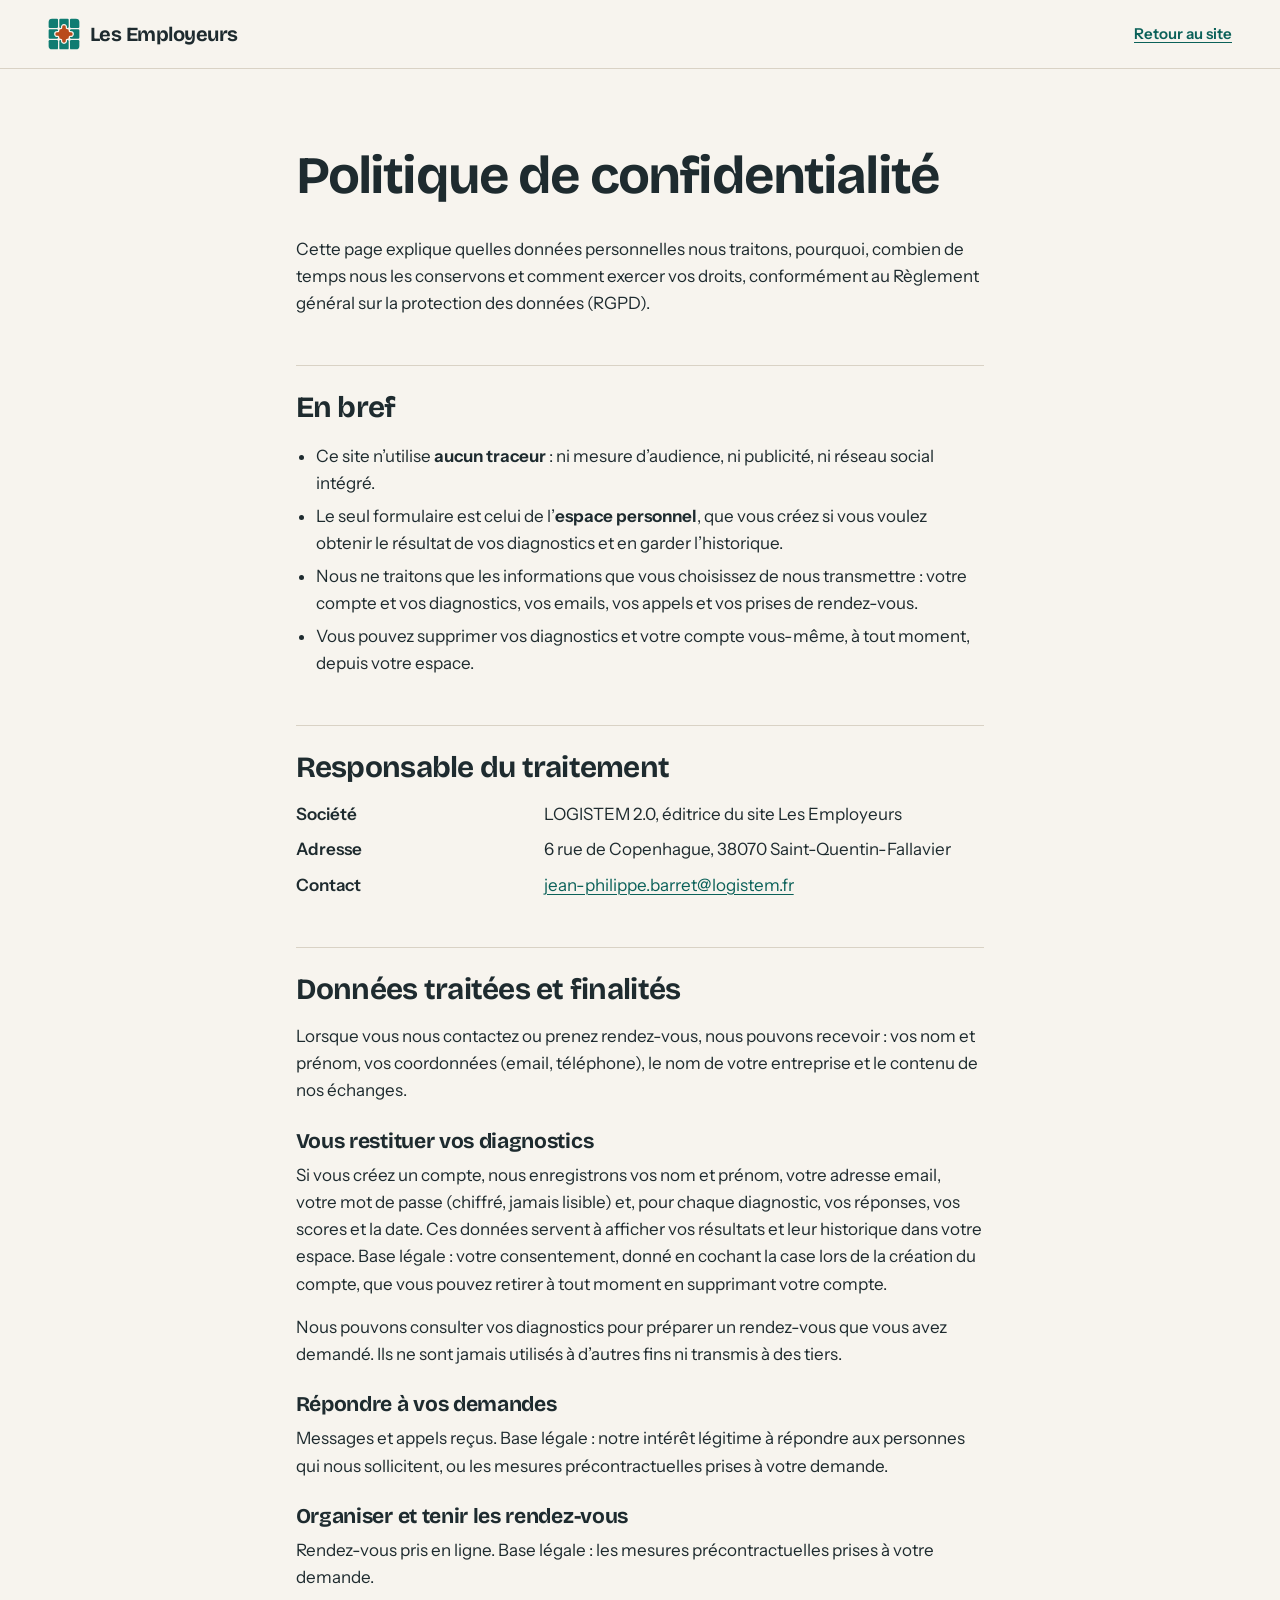
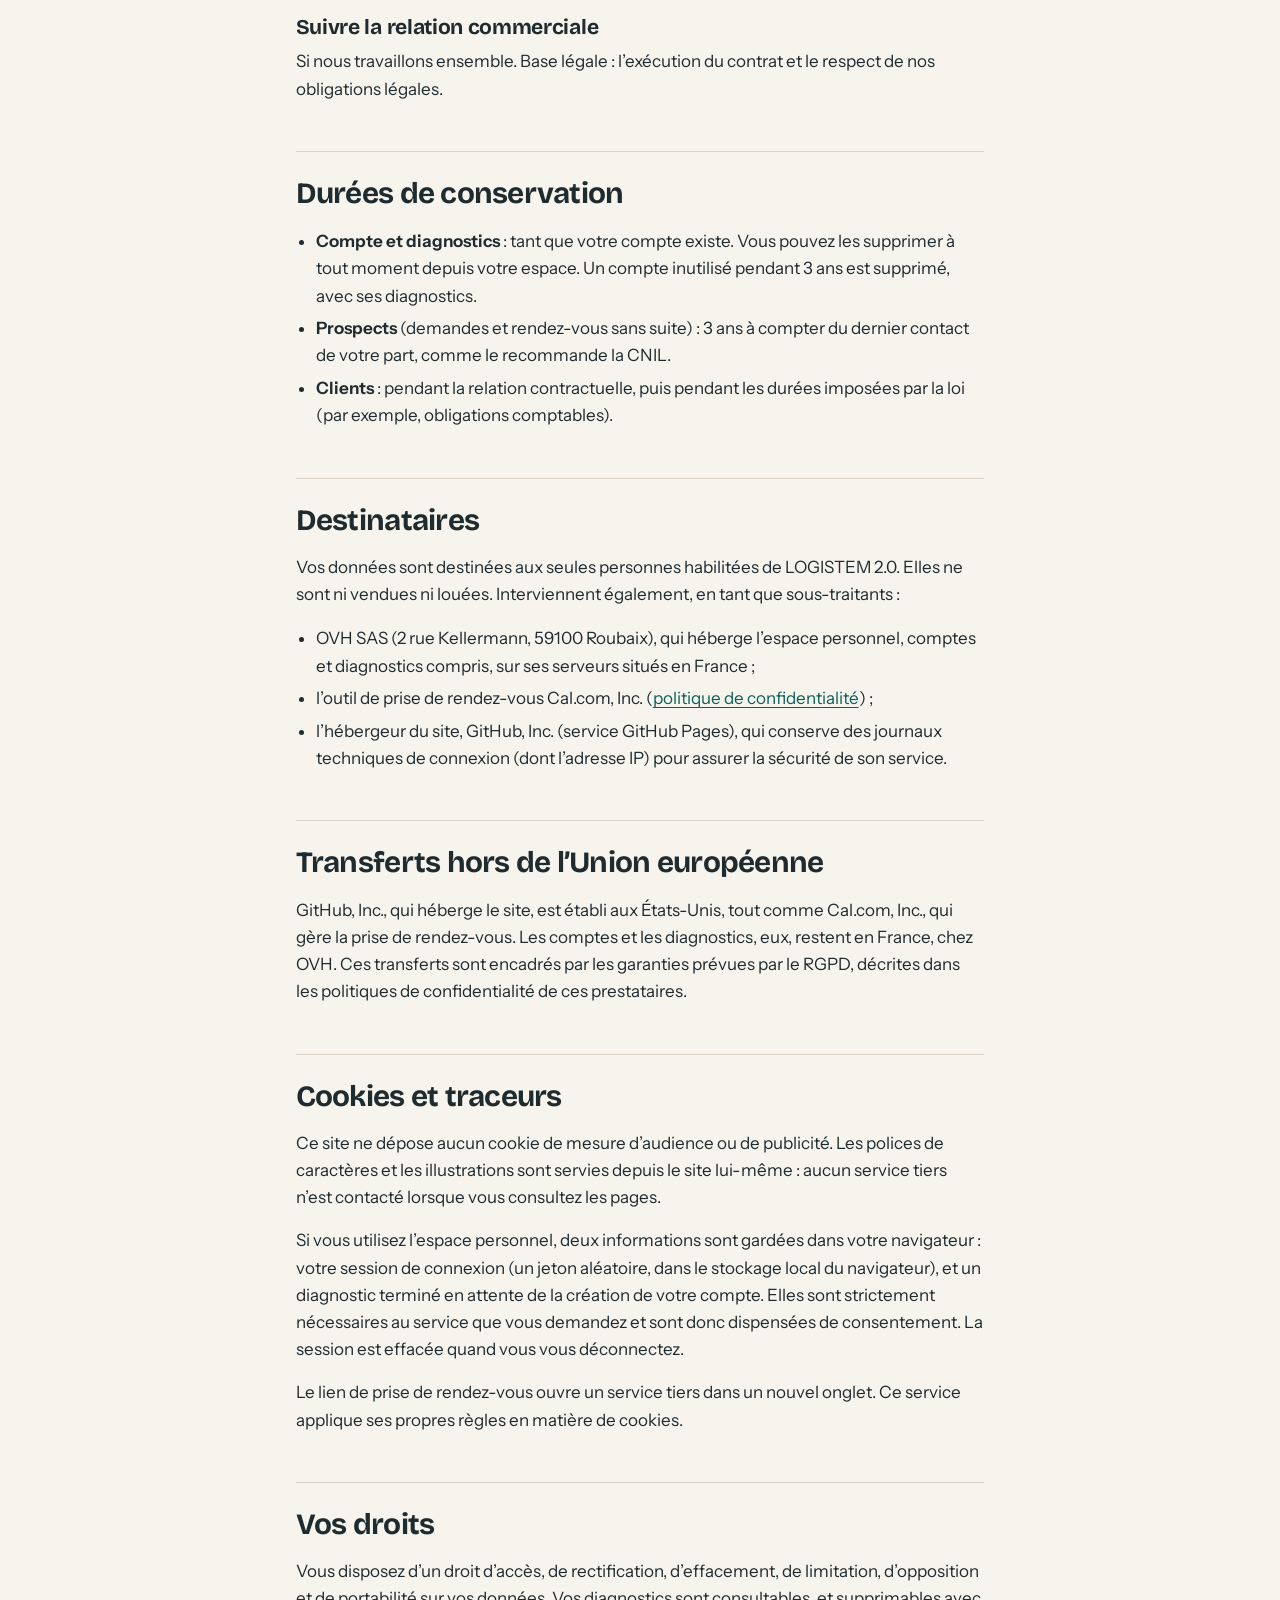
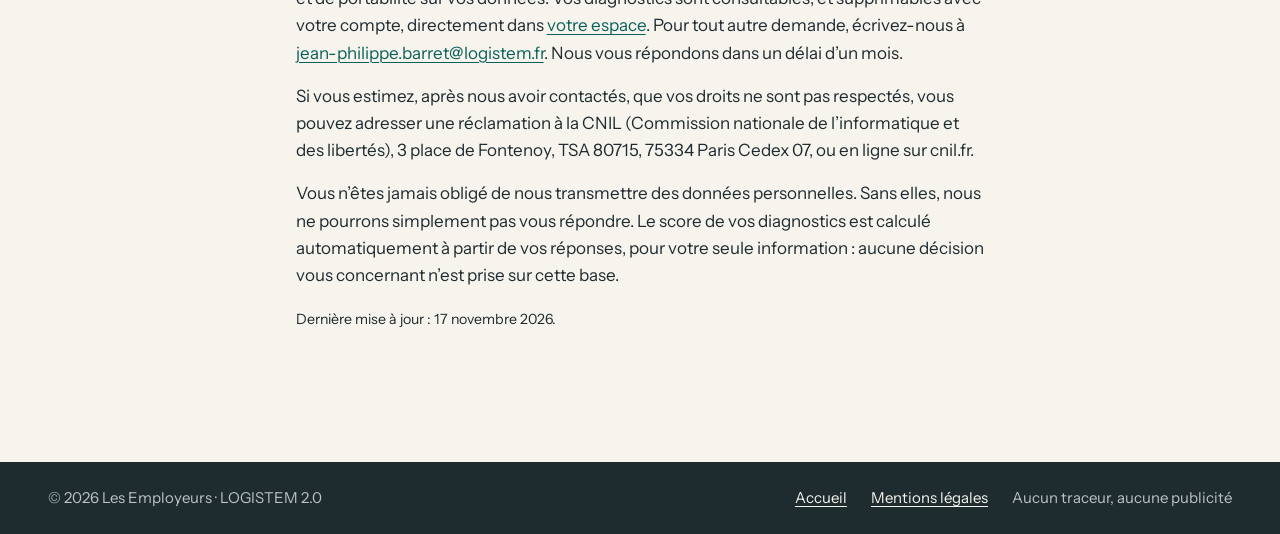
<file: confidentialite.html>
<!doctype html>
<html lang="fr" class="no-js">
<head>
  <meta charset="utf-8">
  <meta name="viewport" content="width=device-width, initial-scale=1">
  <title>Politique de confidentialité | Les Employeurs</title>
  <meta name="description" content="Politique de confidentialité de Les Employeurs : données traitées, finalités, durées de conservation et droits RGPD. Aucun traceur.">
  <link rel="canonical" href="https://les-employeurs.fr/confidentialite.html">
  <meta name="theme-color" content="#F7F4EE">
  <link rel="icon" href="assets/img/favicon.svg" type="image/svg+xml">
  <link rel="apple-touch-icon" href="assets/img/apple-touch-icon.png">
  <link rel="stylesheet" href="assets/css/styles.css?v=20261117a">
</head>
<body>
  <svg class="sprite" aria-hidden="true" focusable="false">
    <symbol id="logo-mark" viewBox="0 0 600 600"><path fill="currentColor" d="M76 12L166 12A22 22 0 0 1 188 34L188 166A22 22 0 0 1 166 188L34 188A22 22 0 0 1 12 166L12 76A64 64 0 0 1 76 12Z"/><path fill="currentColor" d="M234 12L366 12A22 22 0 0 1 388 34L388 166A22 22 0 0 1 366 188L360.83 188A4 4 0 0 1 356.9 183.23A58 58 0 1 0 243.1 183.23A4 4 0 0 1 239.17 188L234 188A22 22 0 0 1 212 166L212 34A22 22 0 0 1 234 12Z"/><path fill="currentColor" d="M434 12L524 12A64 64 0 0 1 588 76L588 166A22 22 0 0 1 566 188L434 188A22 22 0 0 1 412 166L412 34A22 22 0 0 1 434 12Z"/><path fill="currentColor" d="M34 212L166 212A22 22 0 0 1 188 234L188 239.17A4 4 0 0 1 183.23 243.1A58 58 0 1 0 183.23 356.9A4 4 0 0 1 188 360.83L188 366A22 22 0 0 1 166 388L34 388A22 22 0 0 1 12 366L12 234A22 22 0 0 1 34 212Z"/><path style="fill:var(--mark-board,#B94A1C)" d="M234 212L239.17 212A28 28 0 0 0 266.64 178.58A34 34 0 1 1 333.36 178.58A28 28 0 0 0 360.83 212L366 212A22 22 0 0 1 388 234L388 239.17A28 28 0 0 0 421.42 266.64A34 34 0 1 1 421.42 333.36A28 28 0 0 0 388 360.83L388 366A22 22 0 0 1 366 388L360.83 388A28 28 0 0 0 333.36 421.42A34 34 0 1 1 266.64 421.42A28 28 0 0 0 239.17 388L234 388A22 22 0 0 1 212 366L212 360.83A28 28 0 0 0 178.58 333.36A34 34 0 1 1 178.58 266.64A28 28 0 0 0 212 239.17L212 234A22 22 0 0 1 234 212Z"/><path fill="currentColor" d="M434 212L566 212A22 22 0 0 1 588 234L588 366A22 22 0 0 1 566 388L434 388A22 22 0 0 1 412 366L412 360.83A4 4 0 0 1 416.77 356.9A58 58 0 1 0 416.77 243.1A4 4 0 0 1 412 239.17L412 234A22 22 0 0 1 434 212Z"/><path fill="currentColor" d="M34 412L166 412A22 22 0 0 1 188 434L188 566A22 22 0 0 1 166 588L76 588A64 64 0 0 1 12 524L12 434A22 22 0 0 1 34 412Z"/><path fill="currentColor" d="M234 412L239.17 412A4 4 0 0 1 243.1 416.77A58 58 0 1 0 356.9 416.77A4 4 0 0 1 360.83 412L366 412A22 22 0 0 1 388 434L388 566A22 22 0 0 1 366 588L234 588A22 22 0 0 1 212 566L212 434A22 22 0 0 1 234 412Z"/><path fill="currentColor" d="M434 412L566 412A22 22 0 0 1 588 434L588 524A64 64 0 0 1 524 588L434 588A22 22 0 0 1 412 566L412 434A22 22 0 0 1 434 412Z"/></symbol>
  </svg>
  <a class="skip-link" href="#contenu">Aller au contenu</a>

  <header class="page-header">
    <div class="container header-inner">
      <a class="brand" href="./">
        <svg class="brand-mark" aria-hidden="true" focusable="false"><use href="#logo-mark"/></svg>
        <span class="brand-name">Les Employeurs</span>
      </a>
      <a class="page-back" href="./">Retour au site</a>
    </div>
  </header>

  <main id="contenu" class="container legal">
    <h1>Politique de confidentialité</h1>
    <p>Cette page explique quelles données personnelles nous traitons, pourquoi, combien de temps nous les conservons et comment exercer vos droits, conformément au Règlement général sur la protection des données (RGPD).</p>

    <h2>En bref</h2>
    <ul>
      <li>Ce site n’utilise <strong>aucun traceur</strong>&nbsp;: ni mesure d’audience, ni publicité, ni réseau social intégré.</li>
      <li>Le seul formulaire est celui de l’<strong>espace personnel</strong>, que vous créez si vous voulez obtenir le résultat de vos diagnostics et en garder l’historique.</li>
      <li>Nous ne traitons que les informations que vous choisissez de nous transmettre&nbsp;: votre compte et vos diagnostics, vos emails, vos appels et vos prises de rendez-vous.</li>
      <li>Vous pouvez supprimer vos diagnostics et votre compte vous-même, à tout moment, depuis votre espace.</li>
    </ul>

    <h2>Responsable du traitement</h2>
    <dl>
      <dt>Société</dt>
      <dd>LOGISTEM 2.0, éditrice du site Les Employeurs</dd>
      <dt>Adresse</dt>
      <dd>6 rue de Copenhague, 38070 Saint-Quentin-Fallavier</dd>
      <dt>Contact</dt>
      <dd><a href="mailto:jean-philippe.barret@logistem.fr">jean-philippe.barret@logistem.fr</a></dd>
    </dl>

    <h2>Données traitées et finalités</h2>
    <p>Lorsque vous nous contactez ou prenez rendez-vous, nous pouvons recevoir&nbsp;: vos nom et prénom, vos coordonnées (email, téléphone), le nom de votre entreprise et le contenu de nos échanges.</p>
    <h3>Vous restituer vos diagnostics</h3>
    <p>Si vous créez un compte, nous enregistrons vos nom et prénom, votre adresse email, votre mot de passe (chiffré, jamais lisible) et, pour chaque diagnostic, vos réponses, vos scores et la date. Ces données servent à afficher vos résultats et leur historique dans votre espace. Base légale&nbsp;: votre consentement, donné en cochant la case lors de la création du compte, que vous pouvez retirer à tout moment en supprimant votre compte.</p>
    <p>Nous pouvons consulter vos diagnostics pour préparer un rendez-vous que vous avez demandé. Ils ne sont jamais utilisés à d’autres fins ni transmis à des tiers.</p>
    <h3>Répondre à vos demandes</h3>
    <p>Messages et appels reçus. Base légale&nbsp;: notre intérêt légitime à répondre aux personnes qui nous sollicitent, ou les mesures précontractuelles prises à votre demande.</p>
    <h3>Organiser et tenir les rendez-vous</h3>
    <p>Rendez-vous pris en ligne. Base légale&nbsp;: les mesures précontractuelles prises à votre demande.</p>
    <h3>Suivre la relation commerciale</h3>
    <p>Si nous travaillons ensemble. Base légale&nbsp;: l’exécution du contrat et le respect de nos obligations légales.</p>

    <h2>Durées de conservation</h2>
    <ul>
      <li><strong>Compte et diagnostics</strong>&nbsp;: tant que votre compte existe. Vous pouvez les supprimer à tout moment depuis votre espace. Un compte inutilisé pendant 3 ans est supprimé, avec ses diagnostics.</li>
      <li><strong>Prospects</strong> (demandes et rendez-vous sans suite)&nbsp;: 3 ans à compter du dernier contact de votre part, comme le recommande la CNIL.</li>
      <li><strong>Clients</strong>&nbsp;: pendant la relation contractuelle, puis pendant les durées imposées par la loi (par exemple, obligations comptables).</li>
    </ul>

    <h2>Destinataires</h2>
    <p>Vos données sont destinées aux seules personnes habilitées de LOGISTEM 2.0. Elles ne sont ni vendues ni louées. Interviennent également, en tant que sous-traitants&nbsp;:</p>
    <ul>
      <li>OVH SAS (2 rue Kellermann, 59100 Roubaix), qui héberge l’espace personnel, comptes et diagnostics compris, sur ses serveurs situés en France&nbsp;;</li>
      <li>l’outil de prise de rendez-vous Cal.com, Inc. (<a href="https://cal.com/privacy" target="_blank" rel="noopener">politique de confidentialité<span class="sr-only"> (nouvel onglet)</span></a>)&nbsp;;</li>
      <li>l’hébergeur du site, GitHub, Inc. (service GitHub Pages), qui conserve des journaux techniques de connexion (dont l’adresse IP) pour assurer la sécurité de son service.</li>
    </ul>

    <h2>Transferts hors de l’Union européenne</h2>
    <p>GitHub, Inc., qui héberge le site, est établi aux États-Unis, tout comme Cal.com, Inc., qui gère la prise de rendez-vous. Les comptes et les diagnostics, eux, restent en France, chez OVH. Ces transferts sont encadrés par les garanties prévues par le RGPD, décrites dans les politiques de confidentialité de ces prestataires.</p>

    <h2>Cookies et traceurs</h2>
    <p>Ce site ne dépose aucun cookie de mesure d’audience ou de publicité. Les polices de caractères et les illustrations sont servies depuis le site lui-même&nbsp;: aucun service tiers n’est contacté lorsque vous consultez les pages.</p>
    <p>Si vous utilisez l’espace personnel, deux informations sont gardées dans votre navigateur&nbsp;: votre session de connexion (un jeton aléatoire, dans le stockage local du navigateur), et un diagnostic terminé en attente de la création de votre compte. Elles sont strictement nécessaires au service que vous demandez et sont donc dispensées de consentement. La session est effacée quand vous vous déconnectez.</p>
    <p>Le lien de prise de rendez-vous ouvre un service tiers dans un nouvel onglet. Ce service applique ses propres règles en matière de cookies.</p>

    <h2>Vos droits</h2>
    <p>Vous disposez d’un droit d’accès, de rectification, d’effacement, de limitation, d’opposition et de portabilité sur vos données. Vos diagnostics sont consultables, et supprimables avec votre compte, directement dans <a href="espace.html">votre espace</a>. Pour tout autre demande, écrivez-nous à <a href="mailto:jean-philippe.barret@logistem.fr">jean-philippe.barret@logistem.fr</a>. Nous vous répondons dans un délai d’un mois.</p>
    <p>Si vous estimez, après nous avoir contactés, que vos droits ne sont pas respectés, vous pouvez adresser une réclamation à la CNIL (Commission nationale de l’informatique et des libertés), 3 place de Fontenoy, TSA 80715, 75334 Paris Cedex 07, ou en ligne sur cnil.fr.</p>
    <p>Vous n’êtes jamais obligé de nous transmettre des données personnelles. Sans elles, nous ne pourrons simplement pas vous répondre. Le score de vos diagnostics est calculé automatiquement à partir de vos réponses, pour votre seule information&nbsp;: aucune décision vous concernant n’est prise sur cette base.</p>

    <p><small>Dernière mise à jour&nbsp;: 17 novembre 2026.</small></p>
  </main>

  <footer class="page-footer">
    <div class="container footer-bottom">
      <p>© 2026 Les Employeurs · LOGISTEM 2.0</p>
      <ul class="footer-legal">
        <li><a href="./">Accueil</a></li>
        <li><a href="mentions-legales.html">Mentions légales</a></li>
        <li>Aucun traceur, aucune publicité</li>
      </ul>
    </div>
  </footer>
</body>
</html>
</file>
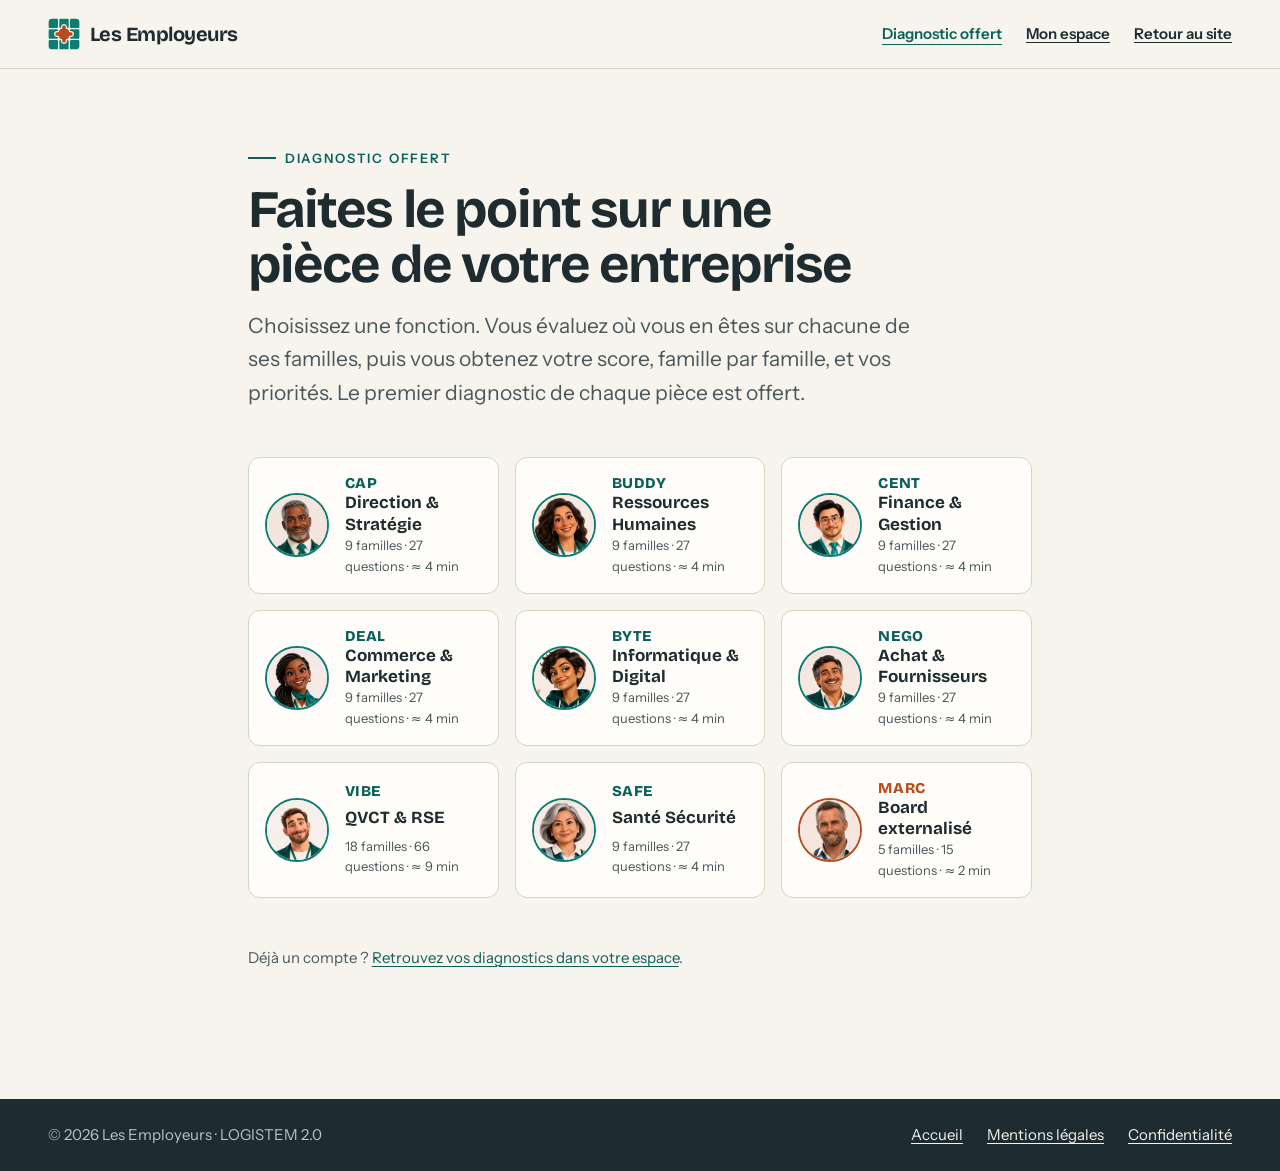
<file: diagnostic.html>
<!doctype html>
<html lang="fr" class="no-js">
<head>
  <meta charset="utf-8">
  <meta name="viewport" content="width=device-width, initial-scale=1">
  <title>Diagnostic offert | Les Employeurs</title>
  <meta name="description" content="Faites le point sur une fonction de votre entreprise : un diagnostic offert par pièce du puzzle, famille par famille, avec votre score et vos priorités.">
  <link rel="canonical" href="https://les-employeurs.fr/diagnostic.html">
  <meta name="robots" content="index, follow">
  <meta name="theme-color" content="#F7F4EE">
  <link rel="icon" href="assets/img/favicon.svg" type="image/svg+xml">
  <link rel="apple-touch-icon" href="assets/img/apple-touch-icon.png">
  <link rel="stylesheet" href="assets/css/styles.css?v=20261117a">
  <script src="assets/js/diag-data.js?v=20261117a" defer></script>
  <script src="assets/js/diag-core.js?v=20261117a" defer></script>
  <script src="assets/js/compte.js?v=20261117a" defer></script>
  <script src="assets/js/auth-ui.js?v=20261117a" defer></script>
  <script src="assets/js/diagnostic.js?v=20261117a" defer></script>
</head>
<body>
  <svg class="sprite" aria-hidden="true" focusable="false">
    <symbol id="logo-mark" viewBox="0 0 600 600"><path fill="currentColor" d="M76 12L166 12A22 22 0 0 1 188 34L188 166A22 22 0 0 1 166 188L34 188A22 22 0 0 1 12 166L12 76A64 64 0 0 1 76 12Z"/><path fill="currentColor" d="M234 12L366 12A22 22 0 0 1 388 34L388 166A22 22 0 0 1 366 188L360.83 188A4 4 0 0 1 356.9 183.23A58 58 0 1 0 243.1 183.23A4 4 0 0 1 239.17 188L234 188A22 22 0 0 1 212 166L212 34A22 22 0 0 1 234 12Z"/><path fill="currentColor" d="M434 12L524 12A64 64 0 0 1 588 76L588 166A22 22 0 0 1 566 188L434 188A22 22 0 0 1 412 166L412 34A22 22 0 0 1 434 12Z"/><path fill="currentColor" d="M34 212L166 212A22 22 0 0 1 188 234L188 239.17A4 4 0 0 1 183.23 243.1A58 58 0 1 0 183.23 356.9A4 4 0 0 1 188 360.83L188 366A22 22 0 0 1 166 388L34 388A22 22 0 0 1 12 366L12 234A22 22 0 0 1 34 212Z"/><path style="fill:var(--mark-board,#B94A1C)" d="M234 212L239.17 212A28 28 0 0 0 266.64 178.58A34 34 0 1 1 333.36 178.58A28 28 0 0 0 360.83 212L366 212A22 22 0 0 1 388 234L388 239.17A28 28 0 0 0 421.42 266.64A34 34 0 1 1 421.42 333.36A28 28 0 0 0 388 360.83L388 366A22 22 0 0 1 366 388L360.83 388A28 28 0 0 0 333.36 421.42A34 34 0 1 1 266.64 421.42A28 28 0 0 0 239.17 388L234 388A22 22 0 0 1 212 366L212 360.83A28 28 0 0 0 178.58 333.36A34 34 0 1 1 178.58 266.64A28 28 0 0 0 212 239.17L212 234A22 22 0 0 1 234 212Z"/><path fill="currentColor" d="M434 212L566 212A22 22 0 0 1 588 234L588 366A22 22 0 0 1 566 388L434 388A22 22 0 0 1 412 366L412 360.83A4 4 0 0 1 416.77 356.9A58 58 0 1 0 416.77 243.1A4 4 0 0 1 412 239.17L412 234A22 22 0 0 1 434 212Z"/><path fill="currentColor" d="M34 412L166 412A22 22 0 0 1 188 434L188 566A22 22 0 0 1 166 588L76 588A64 64 0 0 1 12 524L12 434A22 22 0 0 1 34 412Z"/><path fill="currentColor" d="M234 412L239.17 412A4 4 0 0 1 243.1 416.77A58 58 0 1 0 356.9 416.77A4 4 0 0 1 360.83 412L366 412A22 22 0 0 1 388 434L388 566A22 22 0 0 1 366 588L234 588A22 22 0 0 1 212 566L212 434A22 22 0 0 1 234 412Z"/><path fill="currentColor" d="M434 412L566 412A22 22 0 0 1 588 434L588 524A64 64 0 0 1 524 588L434 588A22 22 0 0 1 412 566L412 434A22 22 0 0 1 434 412Z"/></symbol>
  </svg>
  <a class="skip-link" href="#contenu">Aller au contenu</a>

  <header class="page-header">
    <div class="container header-inner">
      <a class="brand" href="./">
        <svg class="brand-mark" aria-hidden="true" focusable="false"><use href="#logo-mark"/></svg>
        <span class="brand-name">Les Employeurs</span>
      </a>
      <nav class="page-nav" aria-label="Diagnostics">
        <a href="diagnostic.html" aria-current="page">Diagnostic offert</a>
        <a href="espace.html">Mon espace</a>
        <a class="page-back" href="./">Retour au site</a>
      </nav>
    </div>
  </header>

  <main id="contenu" class="container dg">
    <div id="dg-app" aria-live="polite">
      <noscript><p class="dg-error">Le diagnostic nécessite JavaScript. Activez-le, ou prenez rendez-vous : nous ferons le point ensemble.</p></noscript>
    </div>
  </main>

  <footer class="page-footer">
    <div class="container footer-bottom">
      <p>© 2026 Les Employeurs · LOGISTEM 2.0</p>
      <ul class="footer-legal">
        <li><a href="./">Accueil</a></li>
        <li><a href="mentions-legales.html">Mentions légales</a></li>
        <li><a href="confidentialite.html">Confidentialité</a></li>
      </ul>
    </div>
  </footer>
</body>
</html>
</file>
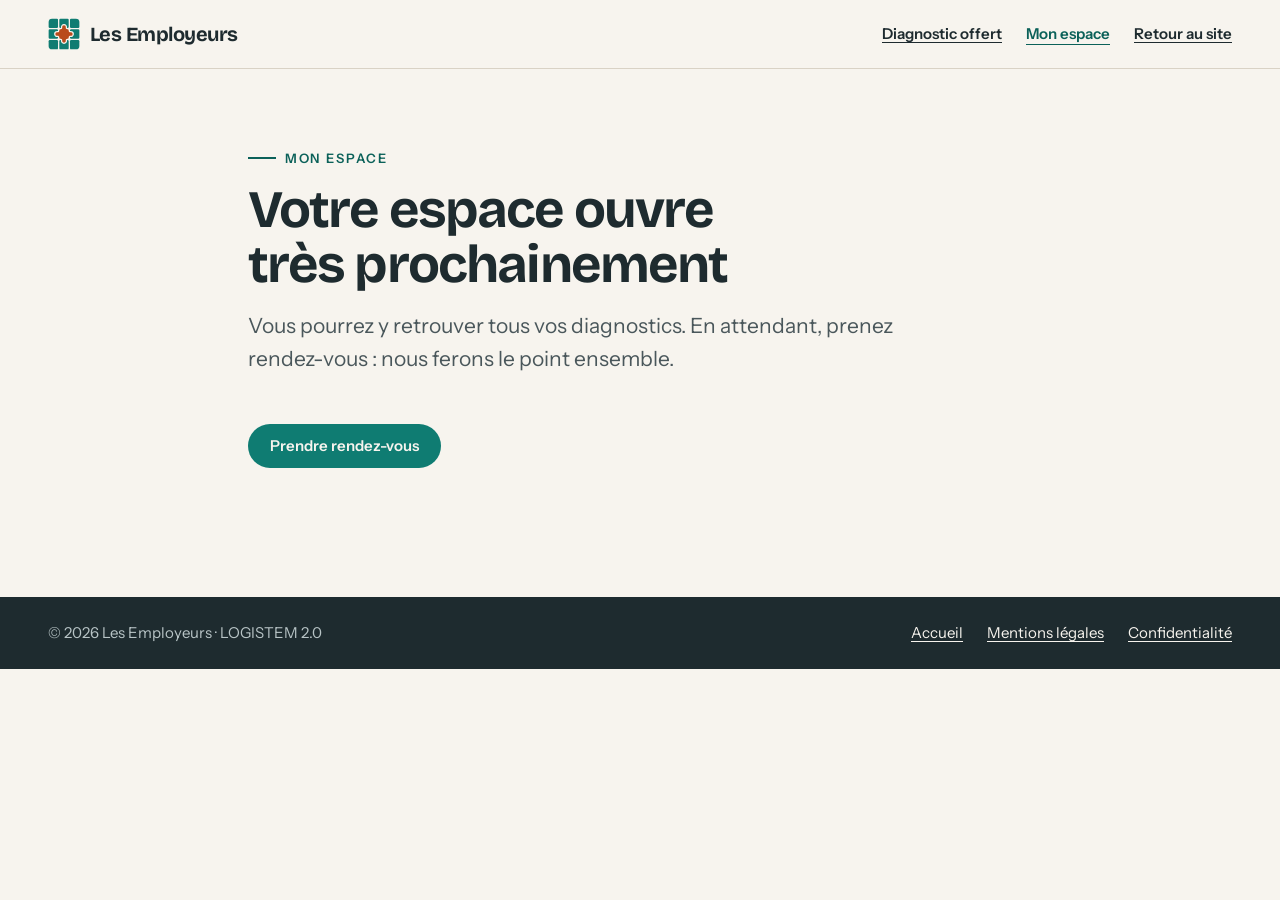
<file: espace.html>
<!doctype html>
<html lang="fr" class="no-js">
<head>
  <meta charset="utf-8">
  <meta name="viewport" content="width=device-width, initial-scale=1">
  <title>Mon espace | Les Employeurs</title>
  <meta name="description" content="Votre espace Les Employeurs : l’historique de vos diagnostics, pièce par pièce, pour suivre votre évolution.">
  <link rel="canonical" href="https://les-employeurs.fr/espace.html">
  <meta name="robots" content="noindex, follow">
  <meta name="theme-color" content="#F7F4EE">
  <link rel="icon" href="assets/img/favicon.svg" type="image/svg+xml">
  <link rel="apple-touch-icon" href="assets/img/apple-touch-icon.png">
  <link rel="stylesheet" href="assets/css/styles.css?v=20261117a">
  <script src="assets/js/diag-data.js?v=20261117a" defer></script>
  <script src="assets/js/diag-core.js?v=20261117a" defer></script>
  <script src="assets/js/compte.js?v=20261117a" defer></script>
  <script src="assets/js/auth-ui.js?v=20261117a" defer></script>
  <script src="assets/js/espace.js?v=20261117a" defer></script>
</head>
<body>
  <svg class="sprite" aria-hidden="true" focusable="false">
    <symbol id="logo-mark" viewBox="0 0 600 600"><path fill="currentColor" d="M76 12L166 12A22 22 0 0 1 188 34L188 166A22 22 0 0 1 166 188L34 188A22 22 0 0 1 12 166L12 76A64 64 0 0 1 76 12Z"/><path fill="currentColor" d="M234 12L366 12A22 22 0 0 1 388 34L388 166A22 22 0 0 1 366 188L360.83 188A4 4 0 0 1 356.9 183.23A58 58 0 1 0 243.1 183.23A4 4 0 0 1 239.17 188L234 188A22 22 0 0 1 212 166L212 34A22 22 0 0 1 234 12Z"/><path fill="currentColor" d="M434 12L524 12A64 64 0 0 1 588 76L588 166A22 22 0 0 1 566 188L434 188A22 22 0 0 1 412 166L412 34A22 22 0 0 1 434 12Z"/><path fill="currentColor" d="M34 212L166 212A22 22 0 0 1 188 234L188 239.17A4 4 0 0 1 183.23 243.1A58 58 0 1 0 183.23 356.9A4 4 0 0 1 188 360.83L188 366A22 22 0 0 1 166 388L34 388A22 22 0 0 1 12 366L12 234A22 22 0 0 1 34 212Z"/><path style="fill:var(--mark-board,#B94A1C)" d="M234 212L239.17 212A28 28 0 0 0 266.64 178.58A34 34 0 1 1 333.36 178.58A28 28 0 0 0 360.83 212L366 212A22 22 0 0 1 388 234L388 239.17A28 28 0 0 0 421.42 266.64A34 34 0 1 1 421.42 333.36A28 28 0 0 0 388 360.83L388 366A22 22 0 0 1 366 388L360.83 388A28 28 0 0 0 333.36 421.42A34 34 0 1 1 266.64 421.42A28 28 0 0 0 239.17 388L234 388A22 22 0 0 1 212 366L212 360.83A28 28 0 0 0 178.58 333.36A34 34 0 1 1 178.58 266.64A28 28 0 0 0 212 239.17L212 234A22 22 0 0 1 234 212Z"/><path fill="currentColor" d="M434 212L566 212A22 22 0 0 1 588 234L588 366A22 22 0 0 1 566 388L434 388A22 22 0 0 1 412 366L412 360.83A4 4 0 0 1 416.77 356.9A58 58 0 1 0 416.77 243.1A4 4 0 0 1 412 239.17L412 234A22 22 0 0 1 434 212Z"/><path fill="currentColor" d="M34 412L166 412A22 22 0 0 1 188 434L188 566A22 22 0 0 1 166 588L76 588A64 64 0 0 1 12 524L12 434A22 22 0 0 1 34 412Z"/><path fill="currentColor" d="M234 412L239.17 412A4 4 0 0 1 243.1 416.77A58 58 0 1 0 356.9 416.77A4 4 0 0 1 360.83 412L366 412A22 22 0 0 1 388 434L388 566A22 22 0 0 1 366 588L234 588A22 22 0 0 1 212 566L212 434A22 22 0 0 1 234 412Z"/><path fill="currentColor" d="M434 412L566 412A22 22 0 0 1 588 434L588 524A64 64 0 0 1 524 588L434 588A22 22 0 0 1 412 566L412 434A22 22 0 0 1 434 412Z"/></symbol>
  </svg>
  <a class="skip-link" href="#contenu">Aller au contenu</a>

  <header class="page-header">
    <div class="container header-inner">
      <a class="brand" href="./">
        <svg class="brand-mark" aria-hidden="true" focusable="false"><use href="#logo-mark"/></svg>
        <span class="brand-name">Les Employeurs</span>
      </a>
      <nav class="page-nav" aria-label="Diagnostics">
        <a href="diagnostic.html">Diagnostic offert</a>
        <a href="espace.html" aria-current="page">Mon espace</a>
        <a class="page-back" href="./">Retour au site</a>
      </nav>
    </div>
  </header>

  <main id="contenu" class="container dg">
    <div id="dg-app" aria-live="polite">
      <noscript><p class="dg-error">Votre espace nécessite JavaScript.</p></noscript>
    </div>
  </main>

  <footer class="page-footer">
    <div class="container footer-bottom">
      <p>© 2026 Les Employeurs · LOGISTEM 2.0</p>
      <ul class="footer-legal">
        <li><a href="./">Accueil</a></li>
        <li><a href="mentions-legales.html">Mentions légales</a></li>
        <li><a href="confidentialite.html">Confidentialité</a></li>
      </ul>
    </div>
  </footer>
</body>
</html>
</file>
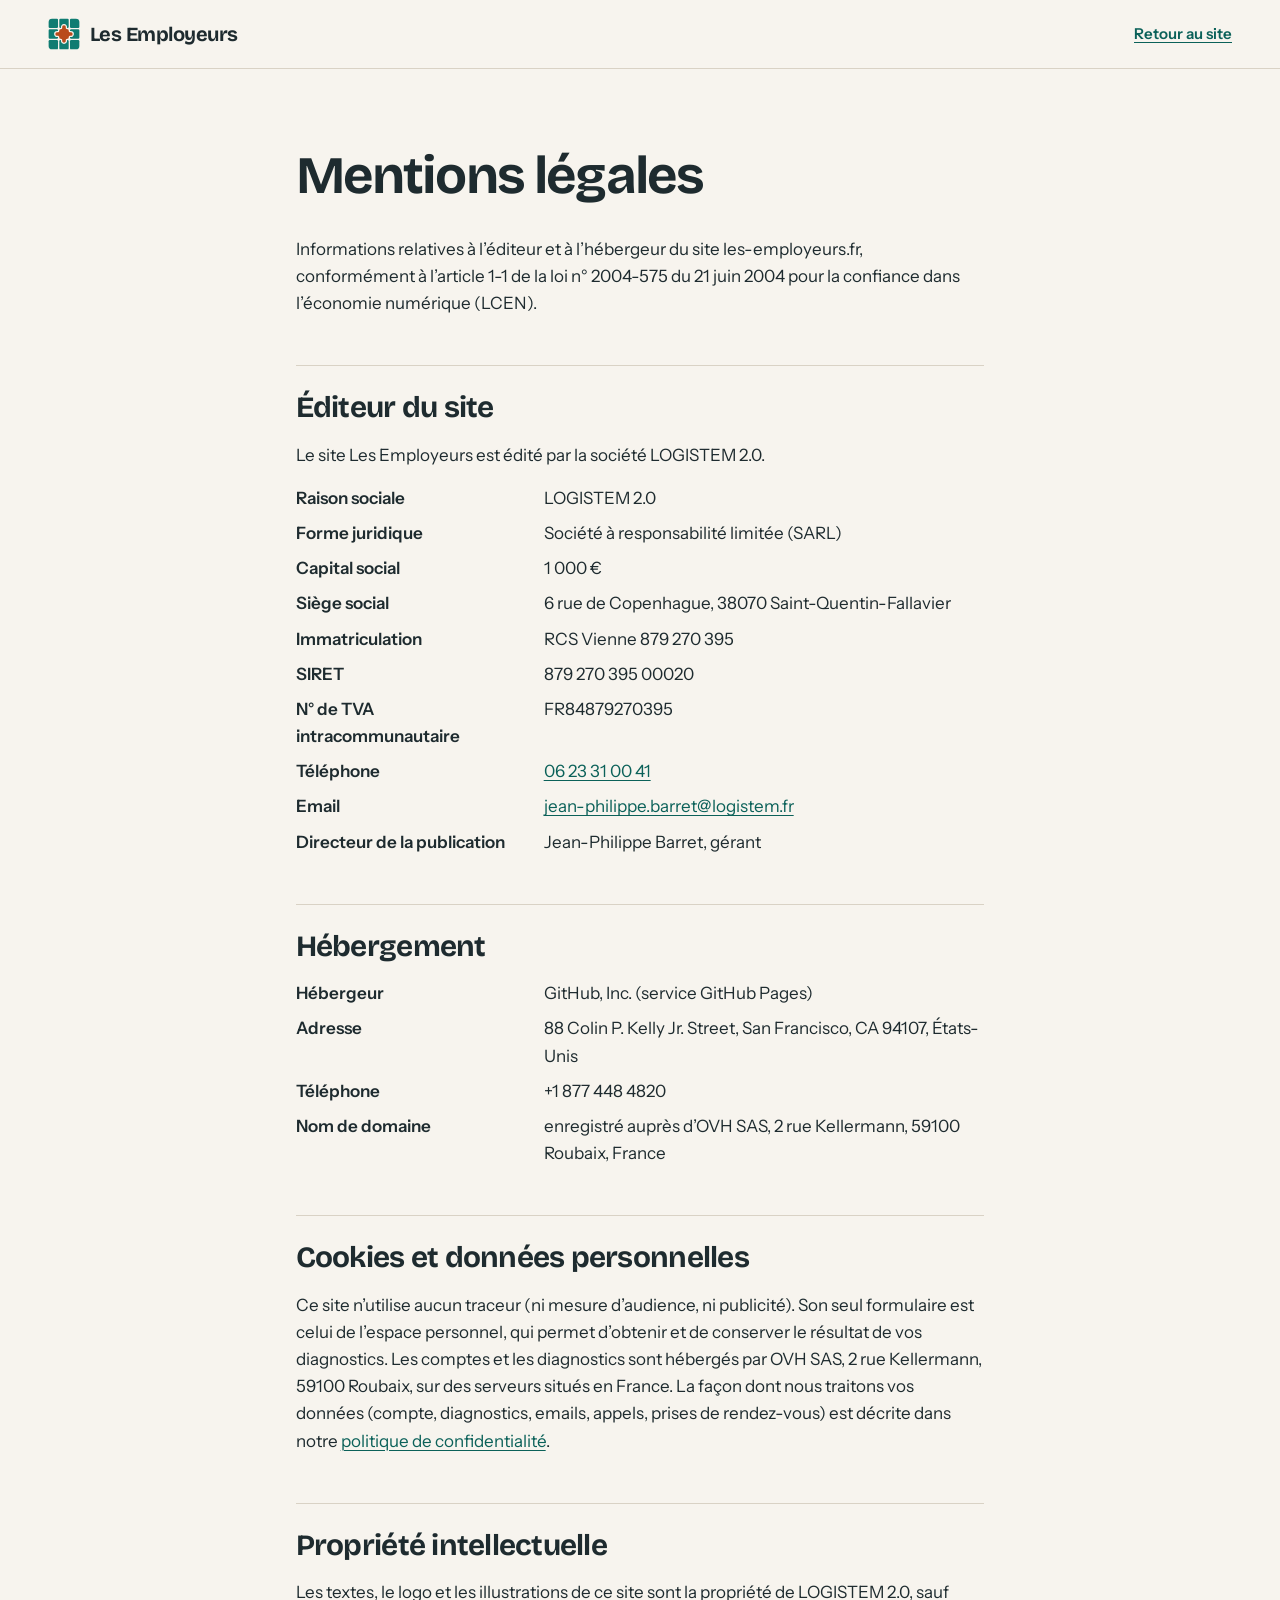
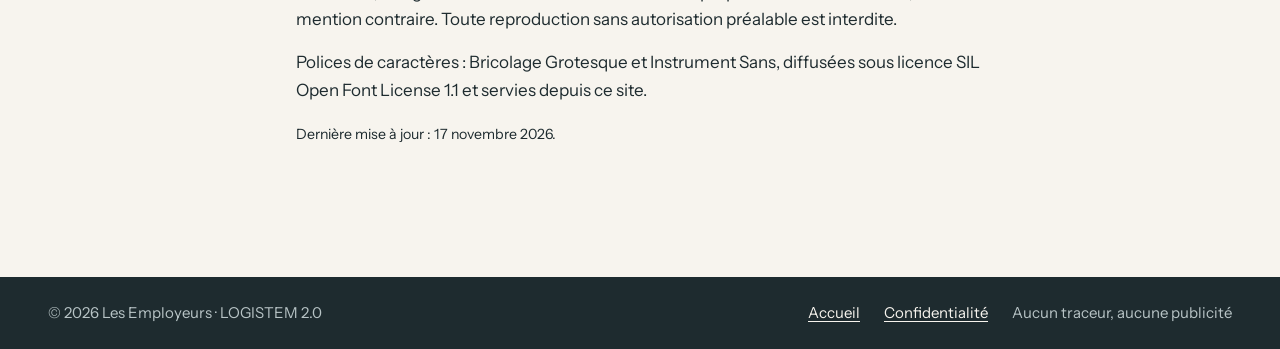
<file: mentions-legales.html>
<!doctype html>
<html lang="fr" class="no-js">
<head>
  <meta charset="utf-8">
  <meta name="viewport" content="width=device-width, initial-scale=1">
  <title>Mentions légales | Les Employeurs</title>
  <meta name="description" content="Mentions légales du site Les Employeurs : éditeur, hébergeur, propriété intellectuelle. Aucun traceur n’est utilisé.">
  <link rel="canonical" href="https://les-employeurs.fr/mentions-legales.html">
  <meta name="theme-color" content="#F7F4EE">
  <link rel="icon" href="assets/img/favicon.svg" type="image/svg+xml">
  <link rel="apple-touch-icon" href="assets/img/apple-touch-icon.png">
  <link rel="stylesheet" href="assets/css/styles.css?v=20261117a">
</head>
<body>
  <svg class="sprite" aria-hidden="true" focusable="false">
    <symbol id="logo-mark" viewBox="0 0 600 600"><path fill="currentColor" d="M76 12L166 12A22 22 0 0 1 188 34L188 166A22 22 0 0 1 166 188L34 188A22 22 0 0 1 12 166L12 76A64 64 0 0 1 76 12Z"/><path fill="currentColor" d="M234 12L366 12A22 22 0 0 1 388 34L388 166A22 22 0 0 1 366 188L360.83 188A4 4 0 0 1 356.9 183.23A58 58 0 1 0 243.1 183.23A4 4 0 0 1 239.17 188L234 188A22 22 0 0 1 212 166L212 34A22 22 0 0 1 234 12Z"/><path fill="currentColor" d="M434 12L524 12A64 64 0 0 1 588 76L588 166A22 22 0 0 1 566 188L434 188A22 22 0 0 1 412 166L412 34A22 22 0 0 1 434 12Z"/><path fill="currentColor" d="M34 212L166 212A22 22 0 0 1 188 234L188 239.17A4 4 0 0 1 183.23 243.1A58 58 0 1 0 183.23 356.9A4 4 0 0 1 188 360.83L188 366A22 22 0 0 1 166 388L34 388A22 22 0 0 1 12 366L12 234A22 22 0 0 1 34 212Z"/><path style="fill:var(--mark-board,#B94A1C)" d="M234 212L239.17 212A28 28 0 0 0 266.64 178.58A34 34 0 1 1 333.36 178.58A28 28 0 0 0 360.83 212L366 212A22 22 0 0 1 388 234L388 239.17A28 28 0 0 0 421.42 266.64A34 34 0 1 1 421.42 333.36A28 28 0 0 0 388 360.83L388 366A22 22 0 0 1 366 388L360.83 388A28 28 0 0 0 333.36 421.42A34 34 0 1 1 266.64 421.42A28 28 0 0 0 239.17 388L234 388A22 22 0 0 1 212 366L212 360.83A28 28 0 0 0 178.58 333.36A34 34 0 1 1 178.58 266.64A28 28 0 0 0 212 239.17L212 234A22 22 0 0 1 234 212Z"/><path fill="currentColor" d="M434 212L566 212A22 22 0 0 1 588 234L588 366A22 22 0 0 1 566 388L434 388A22 22 0 0 1 412 366L412 360.83A4 4 0 0 1 416.77 356.9A58 58 0 1 0 416.77 243.1A4 4 0 0 1 412 239.17L412 234A22 22 0 0 1 434 212Z"/><path fill="currentColor" d="M34 412L166 412A22 22 0 0 1 188 434L188 566A22 22 0 0 1 166 588L76 588A64 64 0 0 1 12 524L12 434A22 22 0 0 1 34 412Z"/><path fill="currentColor" d="M234 412L239.17 412A4 4 0 0 1 243.1 416.77A58 58 0 1 0 356.9 416.77A4 4 0 0 1 360.83 412L366 412A22 22 0 0 1 388 434L388 566A22 22 0 0 1 366 588L234 588A22 22 0 0 1 212 566L212 434A22 22 0 0 1 234 412Z"/><path fill="currentColor" d="M434 412L566 412A22 22 0 0 1 588 434L588 524A64 64 0 0 1 524 588L434 588A22 22 0 0 1 412 566L412 434A22 22 0 0 1 434 412Z"/></symbol>
  </svg>
  <a class="skip-link" href="#contenu">Aller au contenu</a>

  <header class="page-header">
    <div class="container header-inner">
      <a class="brand" href="./">
        <svg class="brand-mark" aria-hidden="true" focusable="false"><use href="#logo-mark"/></svg>
        <span class="brand-name">Les Employeurs</span>
      </a>
      <a class="page-back" href="./">Retour au site</a>
    </div>
  </header>

  <main id="contenu" class="container legal">
    <h1>Mentions légales</h1>
    <p>Informations relatives à l’éditeur et à l’hébergeur du site les-employeurs.fr, conformément à l’article 1-1 de la loi n° 2004-575 du 21 juin 2004 pour la confiance dans l’économie numérique (LCEN).</p>

    <h2>Éditeur du site</h2>
    <p>Le site Les Employeurs est édité par la société LOGISTEM 2.0.</p>
    <dl>
      <dt>Raison sociale</dt>
      <dd>LOGISTEM 2.0</dd>
      <dt>Forme juridique</dt>
      <dd>Société à responsabilité limitée (SARL)</dd>
      <dt>Capital social</dt>
      <dd>1&nbsp;000&nbsp;€</dd>
      <dt>Siège social</dt>
      <dd>6 rue de Copenhague, 38070 Saint-Quentin-Fallavier</dd>
      <dt>Immatriculation</dt>
      <dd>RCS Vienne 879&nbsp;270&nbsp;395</dd>
      <dt>SIRET</dt>
      <dd>879&nbsp;270&nbsp;395&nbsp;00020</dd>
      <dt>N° de TVA intracommunautaire</dt>
      <dd>FR84879270395</dd>
      <dt>Téléphone</dt>
      <dd><a href="tel:+33623310041">06&nbsp;23&nbsp;31&nbsp;00&nbsp;41</a></dd>
      <dt>Email</dt>
      <dd><a href="mailto:jean-philippe.barret@logistem.fr">jean-philippe.barret@logistem.fr</a></dd>
      <dt>Directeur de la publication</dt>
      <dd>Jean-Philippe Barret, gérant</dd>
    </dl>

    <h2>Hébergement</h2>
    <dl>
      <dt>Hébergeur</dt>
      <dd>GitHub, Inc. (service GitHub Pages)</dd>
      <dt>Adresse</dt>
      <dd>88 Colin P. Kelly Jr. Street, San Francisco, CA 94107, États-Unis</dd>
      <dt>Téléphone</dt>
      <dd>+1&nbsp;877&nbsp;448&nbsp;4820</dd>
      <dt>Nom de domaine</dt>
      <dd>enregistré auprès d’OVH SAS, 2 rue Kellermann, 59100 Roubaix, France</dd>
    </dl>

    <h2>Cookies et données personnelles</h2>
    <p>Ce site n’utilise aucun traceur (ni mesure d’audience, ni publicité). Son seul formulaire est celui de l’espace personnel, qui permet d’obtenir et de conserver le résultat de vos diagnostics. Les comptes et les diagnostics sont hébergés par OVH SAS, 2 rue Kellermann, 59100 Roubaix, sur des serveurs situés en France. La façon dont nous traitons vos données (compte, diagnostics, emails, appels, prises de rendez-vous) est décrite dans notre <a href="confidentialite.html">politique de confidentialité</a>.</p>

    <h2>Propriété intellectuelle</h2>
    <p>Les textes, le logo et les illustrations de ce site sont la propriété de LOGISTEM 2.0, sauf mention contraire. Toute reproduction sans autorisation préalable est interdite.</p>
    <p>Polices de caractères&nbsp;: Bricolage Grotesque et Instrument Sans, diffusées sous licence SIL Open Font License 1.1 et servies depuis ce site.</p>

    <p><small>Dernière mise à jour&nbsp;: 17 novembre 2026.</small></p>
  </main>

  <footer class="page-footer">
    <div class="container footer-bottom">
      <p>© 2026 Les Employeurs · LOGISTEM 2.0</p>
      <ul class="footer-legal">
        <li><a href="./">Accueil</a></li>
        <li><a href="confidentialite.html">Confidentialité</a></li>
        <li>Aucun traceur, aucune publicité</li>
      </ul>
    </div>
  </footer>
</body>
</html>
</file>
<file: assets/css/styles.css>
/* ==========================================================================
   Les Employeurs · feuille de styles
   --------------------------------------------------------------------------
   0. Polices (auto-hébergées, licence SIL OFL, voir assets/fonts/)
   1. CHARTE : toutes les couleurs, tailles et espacements sont déclarés ici.
      Modifier une valeur ci-dessous suffit à la répercuter sur tout le site.
   ========================================================================== */
@font-face {
  font-family: "Bricolage Grotesque";
  src: url("../fonts/bricolage-grotesque-latin.woff2") format("woff2");
  font-weight: 200 800;
  font-style: normal;
  font-display: swap;
  unicode-range: U+0000-00FF, U+0131, U+0152-0153, U+02BB-02BC, U+02C6, U+02DA, U+02DC, U+0304, U+0308, U+0329, U+2000-206F, U+20AC, U+2122, U+2191, U+2193, U+2212, U+2215, U+FEFF, U+FFFD;
}
@font-face {
  font-family: "Instrument Sans";
  src: url("../fonts/instrument-sans-latin.woff2") format("woff2");
  font-weight: 400 700;
  font-style: normal;
  font-display: swap;
  unicode-range: U+0000-00FF, U+0131, U+0152-0153, U+02BB-02BC, U+02C6, U+02DA, U+02DC, U+0304, U+0308, U+0329, U+2000-206F, U+20AC, U+2122, U+2191, U+2193, U+2212, U+2215, U+FEFF, U+FFFD;
}

:root {
  /* Couleurs de base ------------------------------------------------------ */
  --color-ink: #1E2B2F;          /* encre : texte principal */
  --color-ink-soft: #4A575B;     /* texte secondaire (6,8:1 sur papier) */
  --color-paper: #F7F4EE;        /* papier : fond */
  --color-paper-deep: #EFEAE1;   /* papier plus soutenu (section du puzzle) */
  --color-card: #FFFDF9;         /* cartes et pièces au repos */
  --color-line: #D9D2C5;         /* filets, contours */
  --color-grid: rgb(15 124 114 / 0.06); /* quadrillage « carnet » */

  --color-teal: #0F7C72;         /* vert sarcelle : couleur principale (4,6:1 avec le papier) */
  --color-teal-strong: #0B6159;  /* sarcelle foncé : textes, survols (6,7:1) */
  --color-teal-deep: #0A4A44;    /* sarcelle profond : fonds sombres */
  --color-teal-soft: #CFE6E1;    /* sarcelle clair */
  --color-teal-mist: #E4F0ED;    /* sarcelle très clair */

  --color-orange: #B94A1C;       /* orange : réservé au Board (ajusté pour 4,7:1 avec le papier) */
  --color-orange-strong: #9A3D16;/* orange foncé : survol du Board */
  --color-orange-light: #F0A47F; /* orange clair, sur fond encre (7,2:1) */
  --color-orange-mist: #F6DFD3;  /* orange très clair */

  --color-on-dark: #F7F4EE;      /* texte sur fond sombre */
  --color-on-dark-muted: #B8C4C6;/* texte secondaire sur fond sombre (8,1:1) */
  --color-focus: #1E2B2F;        /* anneau de focus sur fond clair */
  --color-focus-on-dark: #F7F4EE;/* anneau de focus sur fond sombre */

  /* Typographie ----------------------------------------------------------- */
  --font-display: "Bricolage Grotesque", "Segoe UI", system-ui, -apple-system, Roboto, "Helvetica Neue", Arial, sans-serif;
  --font-body: "Instrument Sans", system-ui, -apple-system, "Segoe UI", Roboto, "Helvetica Neue", Arial, sans-serif;

  --fs-xs: 0.8125rem;
  --fs-sm: 0.9375rem;
  --fs-base: 1.0625rem;
  --fs-md: clamp(1.125rem, 1.05rem + 0.35vw, 1.3125rem);
  --fs-lg: clamp(1.375rem, 1.2rem + 0.8vw, 1.875rem);
  --fs-xl: clamp(2rem, 1.45rem + 2.3vw, 3.5rem);
  --fs-hero: clamp(2.75rem, 1.2rem + 5.6vw, 6.5rem);

  --lh-tight: 1.02;
  --lh-snug: 1.2;
  --lh-base: 1.6;

  /* Espacements ----------------------------------------------------------- */
  --space-3xs: 0.25rem;
  --space-2xs: 0.5rem;
  --space-xs: 0.75rem;
  --space-s: 1rem;
  --space-m: 1.5rem;
  --space-l: 2rem;
  --space-xl: clamp(2rem, 1.5rem + 2vw, 3rem);
  --space-2xl: clamp(3rem, 2rem + 4vw, 5rem);
  --space-section: clamp(4.5rem, 2.5rem + 7vw, 9rem);

  /* Mise en page ---------------------------------------------------------- */
  --container: 74rem;
  --gutter: clamp(1rem, 0.4rem + 2.6vw, 2.5rem);
  --header-h: 4.25rem;
  --puzzle-size: 44rem;
  --radius-s: 6px;
  --radius-m: 12px;
  --radius-l: 28px;
  --radius-btn: 999px;
  --shadow-card: 0 1px 0 rgb(30 43 47 / 0.04), 0 18px 40px -26px rgb(30 43 47 / 0.45);
  --shadow-lift: drop-shadow(0 12px 14px rgb(30 43 47 / 0.22));

  /* Pièces du puzzle (au repos, au survol, filtrées par cycle) ------------ */
  --tile: var(--color-card);
  --tile-line: var(--color-line);
  --tile-text: var(--color-ink);
  --tile-accent: var(--color-teal-strong);
  --tile-on: var(--color-teal);
  --tile-on-text: var(--color-on-dark);
  --tile-hover: var(--color-teal-strong);
  --tile-off-text: var(--color-ink-soft);

  /* Mouvement ------------------------------------------------------------- */
  --ease-out: cubic-bezier(0.2, 0.8, 0.2, 1);
  --duration: 220ms;
  --duration-assemble: 850ms;
}

/* ==========================================================================
   2. Base
   ========================================================================== */
*, *::before, *::after { box-sizing: border-box; }

html {
  color-scheme: light;
  -webkit-text-size-adjust: 100%;
  text-size-adjust: 100%;
  scroll-padding-top: calc(var(--header-h) + var(--space-s));
}
@media (prefers-reduced-motion: no-preference) {
  html { scroll-behavior: smooth; }
}

body {
  margin: 0;
  background: var(--color-paper);
  color: var(--color-ink);
  font-family: var(--font-body);
  font-size: var(--fs-base);
  line-height: var(--lh-base);
  -webkit-font-smoothing: antialiased;
  text-rendering: optimizeLegibility;
}

h1, h2, h3, h4 {
  margin: 0;
  font-family: var(--font-display);
  font-weight: 700;
  line-height: var(--lh-snug);
  letter-spacing: -0.015em;
  text-wrap: balance;
}
p { margin: 0 0 var(--space-s); }
p:last-child { margin-bottom: 0; }
img, svg { display: block; max-width: 100%; }
a { color: var(--color-teal-strong); text-decoration-thickness: 1px; text-underline-offset: 0.18em; }
a:hover { text-decoration-thickness: 2px; }
b, strong { font-weight: 650; }

:focus-visible {
  outline: 3px solid var(--color-focus);
  outline-offset: 3px;
  border-radius: 4px;
}

.sprite { position: absolute; width: 0; height: 0; overflow: hidden; }

.icon {
  width: 1.25em;
  height: 1.25em;
  flex: none;
  fill: none;
  stroke: currentColor;
  stroke-width: 1.75;
  stroke-linecap: round;
  stroke-linejoin: round;
}

.sr-only {
  position: absolute !important;
  width: 1px; height: 1px;
  padding: 0; margin: -1px;
  overflow: hidden; clip: rect(0 0 0 0); clip-path: inset(50%);
  white-space: nowrap; border: 0;
}

.skip-link {
  position: absolute;
  left: var(--space-s);
  top: -100px;
  z-index: 100;
  padding: var(--space-2xs) var(--space-s);
  background: var(--color-ink);
  color: var(--color-on-dark);
  border-radius: var(--radius-s);
  font-weight: 600;
  text-decoration: none;
}
.skip-link:focus { top: var(--space-2xs); outline-color: var(--color-teal); }

.container {
  width: 100%;
  max-width: calc(var(--container) + 2 * var(--gutter));
  margin-inline: auto;
  padding-inline: var(--gutter);
}

/* ==========================================================================
   3. Composants
   ========================================================================== */
.btn {
  display: inline-flex;
  align-items: center;
  justify-content: center;
  gap: 0.55em;
  min-height: 44px;
  padding: 0.7em 1.35em;
  border: 2px solid transparent;
  border-radius: var(--radius-btn);
  font: 600 var(--fs-sm)/1.2 var(--font-body);
  white-space: nowrap;
  text-decoration: none;
  cursor: pointer;
  transition: background-color var(--duration), color var(--duration), border-color var(--duration), transform var(--duration);
}
.btn:hover { text-decoration: none; }
.btn:active { transform: translateY(1px); }
.btn .icon { width: 1.15em; height: 1.15em; }
.btn--sm { min-height: 40px; padding: 0.5em 1.1em; }
.btn--lg { padding: 0.9em 1.6em; font-size: var(--fs-base); }

.btn--primary { background: var(--color-teal); color: var(--color-on-dark); }
.btn--primary:hover { background: var(--color-teal-strong); }
.btn--ghost { border-color: var(--color-ink); color: var(--color-ink); background: transparent; }
.btn--ghost:hover { background: var(--color-ink); color: var(--color-on-dark); }
.btn--board { background: var(--color-orange); color: var(--color-on-dark); }
.btn--board:hover { background: var(--color-on-dark); color: var(--color-ink); }
.btn--light { background: var(--color-on-dark); color: var(--color-teal-deep); }
.btn--light:hover { background: var(--color-teal-soft); }

.link-arrow {
  display: inline-flex;
  align-items: center;
  gap: 0.45em;
  font-weight: 600;
  text-decoration: none;
}
.link-arrow .icon { transition: transform var(--duration) var(--ease-out); }
.link-arrow:hover { text-decoration: underline; }
.link-arrow:hover .icon { transform: translateX(3px); }

.kicker {
  display: flex;
  align-items: center;
  gap: 0.7em;
  margin: 0 0 var(--space-s);
  font: 600 var(--fs-xs)/1.4 var(--font-body);
  letter-spacing: 0.14em;
  text-transform: uppercase;
  color: var(--color-teal-strong);
}
.kicker::before {
  content: "";
  flex: none;
  width: 1.75rem;
  height: 2px;
  background: currentColor;
}
.kicker--board { color: var(--color-orange-light); }
.kicker--light { color: var(--color-teal-soft); }

.tags {
  display: flex;
  flex-wrap: wrap;
  gap: 0.4rem;
  margin: 0;
  padding: 0;
  list-style: none;
}
.tags li {
  padding: 0.15rem 0.65rem;
  border: 1px solid var(--color-line);
  border-radius: 999px;
  background: var(--color-card);
  font-size: var(--fs-xs);
  font-weight: 600;
}

/* ==========================================================================
   4. En-tête
   ========================================================================== */
.site-header {
  position: fixed;
  inset: 0 0 auto 0;
  z-index: 50;
  height: var(--header-h);
  background: rgb(247 244 238 / 0.94);
  border-bottom: 1px solid transparent;
  transition: border-color var(--duration), background-color var(--duration);
}
@supports (backdrop-filter: blur(1px)) {
  .site-header { background: rgb(247 244 238 / 0.8); backdrop-filter: saturate(1.3) blur(12px); }
}
.site-header.is-scrolled { border-bottom-color: var(--color-line); }

.header-inner {
  display: flex;
  align-items: center;
  gap: var(--space-m);
  height: 100%;
}

.brand {
  display: inline-flex;
  align-items: center;
  gap: 0.6rem;
  margin-right: auto;
  color: var(--color-ink);
  text-decoration: none;
}
.brand-mark { width: 32px; height: 32px; flex: none; color: var(--color-teal); }
.brand-name {
  font-family: var(--font-display);
  font-weight: 700;
  font-size: 1.25rem;
  letter-spacing: -0.025em;
  white-space: nowrap;
}

.site-nav ul {
  display: flex;
  gap: var(--space-m);
  margin: 0;
  padding: 0;
  list-style: none;
}
.site-nav a {
  position: relative;
  display: block;
  padding: 0.5rem 0;
  white-space: nowrap;
  color: var(--color-ink);
  font-size: var(--fs-sm);
  font-weight: 500;
  text-decoration: none;
}
@media (min-width: 1080px) and (max-width: 1279.98px) {
  .site-nav ul { gap: var(--space-s); }
}
.site-nav a::after {
  content: "";
  position: absolute;
  left: 0; right: 0; bottom: 0.2rem;
  height: 2px;
  background: var(--color-teal);
  transform: scaleX(0);
  transform-origin: left;
  transition: transform var(--duration) var(--ease-out);
}
.site-nav a:hover::after,
.site-nav a[aria-current="true"]::after { transform: scaleX(1); }

.header-cta .label-short { display: none; }

.nav-toggle {
  display: none;
  align-items: center;
  justify-content: center;
  width: 44px;
  height: 44px;
  margin-right: calc(-1 * var(--space-2xs));
  padding: 0;
  border: 0;
  border-radius: var(--radius-s);
  background: transparent;
  color: var(--color-ink);
  cursor: pointer;
}
.nav-toggle .icon { width: 26px; height: 26px; }

@media (max-width: 1079.98px) {
  .header-inner { gap: var(--space-2xs); }

  .js .nav-toggle { display: inline-flex; }
  .js .site-nav {
    display: none;
    position: fixed;
    inset: var(--header-h) 0 auto 0;
    padding: var(--space-2xs) var(--gutter) var(--space-m);
    background: var(--color-paper);
    border-bottom: 1px solid var(--color-line);
    box-shadow: var(--shadow-card);
  }
  .js.nav-open .site-nav { display: block; }
  .js .site-nav ul { flex-direction: column; gap: 0; }
  .js .site-nav a {
    padding: 0.9rem 0;
    font-family: var(--font-display);
    font-size: var(--fs-md);
    font-weight: 600;
    border-bottom: 1px solid var(--color-line);
  }
  .js .site-nav li:last-child a { border-bottom: 0; }
  .js .site-nav a::after { display: none; }

  .no-js .site-header { position: static; height: auto; }
  .no-js .header-inner { flex-wrap: wrap; padding-block: var(--space-xs); }
  .no-js .site-nav { order: 3; width: 100%; }
  .no-js .site-nav ul { flex-wrap: wrap; gap: 0 var(--space-m); }
}

@media (max-width: 479.98px) {
  .brand { gap: 0.5rem; }
  .brand-name { font-size: 1rem; }
  .brand-mark { width: 28px; height: 28px; }
  .header-cta { padding-inline: 0.85em; }
  .header-cta .label-long {
    position: absolute; width: 1px; height: 1px; overflow: hidden;
    clip: rect(0 0 0 0); clip-path: inset(50%); white-space: nowrap;
  }
  .header-cta .label-short { display: inline; }
}

/* ==========================================================================
   5. Hero
   ========================================================================== */
.hero {
  padding: calc(var(--header-h) + var(--space-2xl)) 0 var(--space-section);
}
.no-js .hero { padding-top: var(--space-2xl); }

.hero-grid {
  display: grid;
  gap: var(--space-2xl);
  align-items: center;
}
@media (min-width: 900px) {
  .hero-grid { grid-template-columns: minmax(0, 7fr) minmax(0, 5fr); }
}

.hero h1 { font-size: inherit; letter-spacing: 0; }
.hero-kicker { margin-bottom: var(--space-m); }
.hero-title {
  display: block;
  margin-bottom: var(--space-m);
  font-size: var(--fs-hero);
  font-weight: 700;
  line-height: 0.95;
  letter-spacing: -0.045em;
}
.nowrap { white-space: nowrap; }
.marker { position: relative; display: inline-block; white-space: nowrap; }
.marker-line {
  position: absolute;
  left: -1%;
  bottom: -0.12em;
  width: 102%;
  height: auto;
  overflow: visible;
  color: var(--color-teal);
  pointer-events: none;
}
.marker-line path {
  fill: none;
  stroke: currentColor;
  stroke-width: 4.5;
  stroke-linecap: round;
}

.hero-lead {
  max-width: 34rem;
  margin-bottom: var(--space-l);
  font-size: var(--fs-md);
  color: var(--color-ink-soft);
}
.hero-actions { display: flex; flex-wrap: wrap; gap: var(--space-xs); }

/* Croquis « carnet » */
.sketch {
  justify-self: center;
  width: min(100%, 25rem);
  margin: 0;
  padding: var(--space-m) var(--space-m) var(--space-s);
  background-color: var(--color-card);
  background-image:
    linear-gradient(var(--color-grid) 1px, transparent 1px),
    linear-gradient(90deg, var(--color-grid) 1px, transparent 1px);
  background-size: 22px 22px;
  border: 1px solid var(--color-line);
  border-radius: var(--radius-s);
  box-shadow: var(--shadow-card);
  transform: rotate(-1.5deg);
}
.sketch-art { width: 100%; height: auto; overflow: visible; }
.sk-line { fill: none; stroke: var(--color-teal-strong); stroke-width: 3.5; stroke-linecap: round; stroke-linejoin: round; }
.sk-hatch { fill: none; stroke: var(--color-orange); stroke-width: 9; stroke-linecap: round; stroke-linejoin: round; opacity: 0.92; }
.sk-note { fill: none; stroke: var(--color-ink-soft); stroke-width: 2; stroke-linecap: round; stroke-linejoin: round; }
.sk-text { font-family: var(--font-body); font-size: 18px; font-style: italic; font-weight: 600; fill: var(--color-ink-soft); }
.sk-text--board { fill: var(--color-orange); }

@media (prefers-reduced-motion: no-preference) {
  .draw {
    stroke-dasharray: 1;
    stroke-dashoffset: 1;
    animation: draw 900ms var(--ease-out) var(--d, 0s) forwards;
  }
  .fade {
    opacity: 0;
    animation: fade-in 500ms ease var(--d, 0s) forwards;
  }
}
@keyframes draw { to { stroke-dashoffset: 0; } }
@keyframes fade-in { from { opacity: 0; } to { opacity: 1; } }

/* ==========================================================================
   6. Sections
   ========================================================================== */
.section { padding-block: var(--space-section); }

.section-head { max-width: 46rem; margin-bottom: var(--space-xl); }
.section-head--center { margin-inline: auto; text-align: center; }
.section-head--center .kicker { justify-content: center; }
.section h2 {
  margin-bottom: var(--space-m);
  font-size: var(--fs-xl);
  line-height: 1.04;
  letter-spacing: -0.035em;
}
.section-lead {
  max-width: 40rem;
  font-size: var(--fs-md);
  color: var(--color-ink-soft);
}
.section-head--center .section-lead { margin-inline: auto; }

/* ==========================================================================
   6.0 Tracés « feutre » : soulignés, cercles, flèches, grilles griffonnées.
   Même direction artistique que le croquis du haut de page. Les tracés se
   dessinent quand ils entrent à l’écran (main.js ajoute .is-inked).
   Sans JavaScript ou en mouvement réduit, ils sont simplement affichés.
   ========================================================================== */
.ink-path { fill: none; stroke: currentColor; stroke-linecap: round; stroke-linejoin: round; }
.note-text { font: italic 600 var(--fs-sm)/1.35 var(--font-body); color: var(--color-ink-soft); }
text.note-text { font-size: 30px; fill: currentColor; }

@media (prefers-reduced-motion: no-preference) {
  .js [data-ink] .ink-path { stroke-dasharray: 1; stroke-dashoffset: 1; }
  .js [data-ink].is-inked .ink-path { animation: draw var(--ink-dur, 750ms) var(--ease-out) var(--d, 0s) forwards; }
  .js [data-ink] .ink-text { opacity: 0; }
  .js [data-ink].is-inked .ink-text { animation: fade-in 500ms ease var(--d, 0s) forwards; }
}

/* Marqueurs de mots dans les titres */
.mk { position: relative; display: inline-block; white-space: nowrap; isolation: isolate; }
/* max-width: none : ces tracés débordent volontairement du mot qu’ils entourent */
.mk-svg,
.marker-line,
.cycle-ink { max-width: none; }
.mk-svg { position: absolute; overflow: visible; pointer-events: none; color: var(--color-teal); }
.mk--under .mk-svg { left: -2%; bottom: -0.17em; width: 104%; height: 0.3em; }
/* Une ellipse n’entoure un mot qu’à environ 1,41 fois sa taille dans chaque sens */
.mk--circle .mk-svg { left: -23%; top: -0.4em; width: 146%; height: calc(100% + 0.8em); }
.mk--round .mk-svg { left: -0.4em; top: -0.26em; width: calc(100% + 0.8em); height: calc(100% + 0.52em); color: var(--color-teal); }
.mk--hl .mk-svg { left: -0.1em; top: 0.5em; z-index: -1; width: calc(100% + 0.2em); height: 0.56em; color: var(--color-teal-soft); }
.mk--board .mk-svg { color: var(--color-orange-light); }
.mk--soft .mk-svg { color: var(--color-teal-soft); }

/* Annotation du hero */
.hero-note { display: none; }
@media (min-width: 900px) {
  .hero-note { display: flex; align-items: flex-end; gap: 0.35rem; margin: 0.35rem 0 0 13.5rem; }
  .hero-note-arrow { flex: none; width: 4.5rem; height: auto; color: var(--color-ink-soft); overflow: visible; }
}

/* Annotations autour du puzzle (grands écrans) */
.puzzle-wrap { position: relative; }
.puzzle-note { display: none; }
@media (min-width: 1240px) {
  .puzzle-note {
    position: absolute;
    display: flex;
    flex-direction: column;
    gap: 0.35rem;
    width: calc((100% - min(100%, var(--puzzle-size))) / 2);
    color: var(--color-ink-soft);
  }
  .puzzle-note .note-text { max-width: 12rem; }
  .puzzle-note--left { left: 0; top: 9%; }
  .puzzle-note-arrow { width: 100%; height: auto; overflow: visible; }
  .puzzle-note--right { right: 0; bottom: 20%; padding-left: 1.25rem; }
  .puzzle-note-spiral { width: 4.5rem; height: auto; overflow: visible; color: var(--color-orange); }
}

/* Frise : ligne de temps griffonnée, cercle autour du cycle choisi */
.cycles-track { position: relative; }
.cycles-line { display: none; }
@media (min-width: 768px) {
  .cycles-list::before { display: none; }
  .cycles-line {
    position: absolute;
    top: calc(1.125rem - 12px);
    left: 1.125rem;
    display: block;
    width: calc(80% + 3.25rem);
    height: 24px;
    overflow: visible;
    color: var(--color-teal);
  }
  .cycles-list { z-index: 1; }
}
.cycle-num { position: relative; }
.cycle-ink {
  position: absolute;
  top: -11px;
  left: -11px;
  width: calc(100% + 22px);
  height: calc(100% + 22px);
  overflow: visible;
  color: var(--color-ink);
  pointer-events: none;
}
.cycle-ink .ink-path { stroke-dasharray: 1; stroke-dashoffset: 1; }
.cycle-btn[aria-pressed="true"] .cycle-ink .ink-path { animation: draw 600ms var(--ease-out) forwards; }

/* Grilles griffonnées (cartes « Travailler ensemble », cas client) */
.sketch-grid { width: 6.5rem; height: 6.5rem; margin-bottom: var(--space-m); overflow: visible; }
.sketch-grid .sg-line { color: var(--color-ink-soft); stroke-width: 2.6; }
.sketch-grid .sg-hatch { color: var(--color-teal); stroke-width: 7; }
.sketch-grid .sg-hatch--board { color: var(--color-orange); }
.cas .sketch-grid { width: 7.5rem; height: 7.5rem; }

/* Flèche de progression au-dessus des trois façons de travailler */
.offres-note { display: none; }
@media (min-width: 900px) {
  .offres-note { position: relative; display: block; margin: 0 0 var(--space-m); color: var(--color-ink-soft); }
  .offres-note-arrow { display: block; width: 100%; height: 44px; overflow: visible; }
  .offres-note .note-text {
    position: absolute;
    top: -0.2rem;
    left: 50%;
    padding: 0 0.75rem;
    transform: translateX(-50%);
    background: var(--color-paper);
    white-space: nowrap;
  }
}

/* Illustrations du Board et du contact : cercle, flèche, annotation */
.board-ink > g .ink-path { color: var(--color-orange-light); stroke-width: 4.5; }
.board-ink > .ink-path { color: var(--color-on-dark-muted); stroke-width: 3; }
.board-ink text.note-text { fill: var(--color-on-dark-muted); }
.contact-ink { color: var(--color-teal-soft); }
.contact-ink .ink-path { stroke-width: 3; }
.contact-ink text.note-text { font-size: 34px; fill: var(--color-teal-soft); }

/* Coche du cas client, cadre du portrait, point d’interrogation de la FAQ */
.check-ink { display: inline-block; width: 1.3em; height: auto; margin-left: 0.25rem; vertical-align: -0.12em; color: var(--color-teal); overflow: visible; }
.about-photo { isolation: isolate; }
.about-frame {
  position: absolute;
  inset: 0;
  z-index: -1;
  width: 100%;
  height: 100%;
  overflow: visible;
  color: var(--color-teal);
  transform: translate(14px, 14px);
}
@media (max-width: 899.98px) { .about-frame { transform: translate(9px, 9px); } }
.faq-doodle { display: none; }
@media (min-width: 960px) {
  .faq-doodle { display: block; width: 6rem; height: auto; margin-top: var(--space-l); overflow: visible; color: var(--color-teal); }
}

/* ---------- 6.1 Les 9 fonctions ---------- */
.section--fonctions {
  overflow-x: hidden;
  overflow-x: clip;
  background-color: var(--color-paper-deep);
  background-image:
    linear-gradient(var(--color-grid) 1px, transparent 1px),
    linear-gradient(90deg, var(--color-grid) 1px, transparent 1px);
  background-size: 28px 28px;
  background-position: center top;
  border-block: 1px solid var(--color-line);
}

/* Frise des cycles */
.cycles { max-width: 64rem; margin: 0 auto var(--space-xl); }
.cycles-head {
  display: flex;
  flex-wrap: wrap;
  align-items: center;
  justify-content: space-between;
  gap: var(--space-2xs) var(--space-m);
  margin-bottom: var(--space-m);
}
.cycles-title {
  font-family: var(--font-body);
  font-size: var(--fs-xs);
  font-weight: 700;
  letter-spacing: 0.14em;
  text-transform: uppercase;
}
.cycle-reset {
  min-height: 36px;
  padding: 0.35em 1em;
  border: 1.5px solid var(--color-ink);
  border-radius: 999px;
  background: transparent;
  color: var(--color-ink);
  font: 600 var(--fs-xs)/1.2 var(--font-body);
  cursor: pointer;
  transition: background-color var(--duration), color var(--duration);
}
.cycle-reset:hover { background: var(--color-card); }
.cycle-reset[aria-pressed="true"] { background: var(--color-ink); color: var(--color-on-dark); }
.no-js .cycle-reset { display: none; }

.cycles-list {
  position: relative;
  display: grid;
  grid-template-columns: repeat(5, minmax(9.5rem, 1fr));
  margin: 0;
  padding: 0 0 var(--space-2xs);
  list-style: none;
  overflow-x: auto;
  scroll-snap-type: x mandatory;
  scrollbar-width: thin;
}
/* Ligne de temps qui relie les étapes */
.cycles-list::before {
  content: "";
  position: absolute;
  top: 1.125rem;
  left: 1.125rem;
  width: calc(80% + 1rem);
  min-width: calc(4 * 9.5rem);
  height: 2px;
  background: var(--color-line);
}
.cycles-list li { display: flex; scroll-snap-align: start; }

.cycle-btn {
  position: relative;
  display: flex;
  flex-direction: column;
  align-items: flex-start;
  gap: 0.35rem;
  width: 100%;
  margin: 0;
  padding: 0 var(--space-s) 0 0;
  border: 0;
  background: none;
  color: var(--color-ink);
  font: inherit;
  text-align: left;
  cursor: pointer;
}
.cycle-num {
  display: grid;
  place-items: center;
  width: 2.25rem;
  height: 2.25rem;
  margin-bottom: 0.35rem;
  border: 2px solid var(--color-ink);
  border-radius: 50%;
  background: var(--color-card);
  font: 700 var(--fs-xs)/1 var(--font-body);
  transition: background-color var(--duration), border-color var(--duration), color var(--duration), transform var(--duration) var(--ease-out);
}
.cycle-name {
  font: 700 var(--fs-md)/1.15 var(--font-display);
  letter-spacing: -0.015em;
}
.cycle-pieces { font-size: var(--fs-xs); line-height: 1.45; color: var(--color-ink-soft); }
.cycle-pieces b { color: var(--color-orange); }
.js .cycle-btn:hover .cycle-num { background: var(--color-teal-mist); transform: scale(1.08); }
.cycle-btn[aria-pressed="true"] .cycle-num { background: var(--color-teal); border-color: var(--color-teal); color: var(--color-on-dark); }
.cycle-btn[aria-pressed="true"] .cycle-name { color: var(--color-teal-strong); }
.no-js .cycle-btn { cursor: default; }
@media (max-width: 767.98px) {
  .cycles-list { margin-inline: calc(-1 * var(--gutter)); padding-inline: var(--gutter); scroll-padding-inline: var(--gutter); }
  .cycles-list::before { left: calc(var(--gutter) + 1.125rem); }
}

/* Le puzzle */
.puzzle-wrap {
  display: grid;
  justify-items: center;
  gap: var(--space-m);
}
.puzzle {
  position: relative;
  display: grid;
  grid-template-columns: repeat(3, minmax(0, 1fr));
  grid-template-rows: repeat(3, minmax(0, 1fr));
  width: min(100%, var(--puzzle-size));
  aspect-ratio: 1;
  margin: 0;
  padding: 0;
  list-style: none;
  container-type: inline-size;
}
.puzzle-slot { position: relative; }

.piece {
  /* États de couleur : surchargés au survol, par le filtre de cycle, pour le Board */
  --fill: var(--tile);
  --stroke: var(--tile-line);
  --text: var(--tile-text);
  --accent: var(--tile-accent);
  /* La boîte couvre la case et la marge des tenons (36/200 = 18 % de chaque côté) */
  position: absolute;
  inset: -18%;
  display: block;
  color: var(--text);
  text-decoration: none;
  /* Le clic est capté par la forme SVG de la pièce, pas par le carré du lien */
  pointer-events: none;
  -webkit-tap-highlight-color: transparent;
  transition:
    transform var(--duration-assemble) var(--ease-out) calc(var(--i, 0) * 60ms),
    opacity calc(var(--duration-assemble) * 0.6) ease calc(var(--i, 0) * 60ms);
}
.piece:focus-visible { outline: none; z-index: 3; }
.piece--board {
  --fill: var(--color-orange);
  --stroke: var(--color-orange);
  --text: var(--color-on-dark);
  --accent: var(--color-on-dark);
}

.piece-shape,
.piece-content { transition: transform var(--duration) var(--ease-out), filter var(--duration); }
.piece-shape {
  position: absolute;
  inset: 0;
  width: 100%;
  height: 100%;
  overflow: visible;
}
.piece-fill {
  fill: var(--fill);
  stroke: var(--stroke);
  stroke-width: 1.25px;
  pointer-events: visiblePainted;
  cursor: pointer;
  transition: fill 260ms ease, stroke 260ms ease;
}
.piece-ring,
.piece-ring-core { fill: none; opacity: 0; pointer-events: none; }
.piece-ring { stroke: var(--color-focus); stroke-width: 7px; }
.piece-ring-core { stroke: var(--color-paper); stroke-width: 2.5px; }
.piece:focus-visible .piece-ring,
.piece:focus-visible .piece-ring-core { opacity: 1; }

/* Contenu : dans le cœur rectangulaire de la pièce, à l’écart des mortaises ((36 + 42) / 272) */
.piece-content {
  position: absolute;
  inset: 28.68%;
  display: grid;
  grid-template-columns: 1fr auto 1fr;
  grid-template-rows: auto auto auto 1fr;
  justify-items: center;
  align-content: start;
  text-align: center;
  color: var(--text);
  transition: color 260ms ease, transform var(--duration) var(--ease-out);
}
.piece-num {
  grid-area: 1 / 1;
  justify-self: start;
  font: 600 clamp(0.6875rem, 1.7cqi, 0.8125rem)/1 var(--font-body);
  letter-spacing: 0.06em;
  color: var(--accent);
  transition: color 260ms ease;
}
.piece-icon {
  grid-area: 1 / 3;
  justify-self: end;
  width: clamp(16px, 3.6cqi, 24px);
  height: clamp(16px, 3.6cqi, 24px);
  color: var(--accent);
  transition: color 260ms ease;
}
/* Avatar de la pièce : portrait rond cerclé, nom, fonction (TK-559) */
.piece-avatar {
  grid-area: 1 / 2;
  width: 9.4cqi;
  height: auto;
  aspect-ratio: 1;
  border-radius: 50%;
  background: var(--color-paper);
  box-shadow: 0 0 0 max(1.5px, 0.32cqi) var(--accent);
  transition: box-shadow 260ms ease, filter 260ms ease, opacity 260ms ease;
}
.piece-name {
  grid-area: 2 / 1 / 3 / 4;
  margin-top: 0.75cqi;
  font: 750 3cqi/1 var(--font-display);
  letter-spacing: 0.01em;
  color: var(--accent);
  transition: color 260ms ease;
}
.piece-label {
  grid-area: 3 / 1 / 4 / 4;
  margin-top: 0.45cqi;
  font: 600 2.05cqi/1.15 var(--font-body);
  letter-spacing: -0.005em;
  text-wrap: balance;
}
.piece-tagline {
  grid-area: 4 / 1 / 5 / 4;
  margin-top: 0.3cqi;
  font: 500 1.75cqi/1.15 var(--font-body);
  opacity: 0.9;
}
.piece-label-short { display: none; }

/* Survol et focus : la pièce s’allume et se soulève */
.piece:focus-visible { --fill: var(--tile-hover); --stroke: var(--tile-hover); --text: var(--tile-on-text); --accent: var(--tile-on-text); }
.piece:focus-visible .piece-shape { filter: var(--shadow-lift); }
.piece:focus-visible > * { transform: translateY(-4px); }
@media (hover: hover) {
  .piece:hover { z-index: 2; --fill: var(--tile-hover); --stroke: var(--tile-hover); --text: var(--tile-on-text); --accent: var(--tile-on-text); }
  .piece:hover .piece-shape { filter: var(--shadow-lift); }
  .piece:hover > * { transform: translateY(-4px); }
  .piece--board:hover { --fill: var(--color-orange-strong); --stroke: var(--color-orange-strong); }
}
.piece--board:focus-visible { --fill: var(--color-orange-strong); --stroke: var(--color-orange-strong); }

/* Filtre par cycle : les pièces concernées s’allument, les autres passent en contour */
.piece.is-highlighted { --fill: var(--tile-on); --stroke: var(--tile-on); --text: var(--tile-on-text); --accent: var(--tile-on-text); z-index: 1; }
.piece.is-highlighted .piece-shape { filter: var(--shadow-lift); }
.piece.is-highlighted > * { transform: translateY(-3px); }
.piece--board.is-highlighted { --fill: var(--color-orange); --stroke: var(--color-orange); }
.piece.is-dimmed { --fill: transparent; --stroke: var(--color-ink-soft); --text: var(--tile-off-text); --accent: var(--tile-off-text); }
.piece.is-dimmed .piece-fill { stroke-dasharray: 4 5; }
.piece--board.is-dimmed { --fill: var(--color-orange-mist); --stroke: var(--color-orange); --text: var(--color-ink); --accent: var(--color-orange); }
.piece.is-dimmed .piece-avatar { filter: grayscale(1); opacity: 0.55; }
.piece--board.is-dimmed .piece-avatar { filter: none; opacity: 1; }

/* Assemblage : les pièces arrivent écartées et s’emboîtent dans l’ordre de l’horloge, le Board en dernier
   (classe ajoutée par main.js ; ordre --i et écarts --sx/--sy portés par chaque pièce dans le HTML) */
.puzzle.is-scattered .piece {
  opacity: 0;
  transform: translate(var(--sx, 0), var(--sy, 0)) scale(0.94);
}
.puzzle.is-scattered .piece--board { transform: scale(1.18); }

.puzzle-status {
  max-width: 36rem;
  min-height: 3em;
  margin: 0;
  font-size: var(--fs-sm);
  color: var(--color-ink-soft);
  text-align: center;
}

/* Mobile : puzzle conservé en 3×3, portrait + nom + libellé court */
@media (max-width: 639.98px) {
  .piece-num,
  .piece-icon,
  .piece-label,
  .piece-tagline { display: none; }
  .piece-content { align-content: center; }
  .piece-avatar { width: 10cqi; }
  .piece-name { margin-top: 1.2cqi; font-size: max(0.6875rem, 3.2cqi); }
  .piece-label-short {
    display: block;
    grid-area: 3 / 1 / 4 / 4;
    margin-top: 0.15rem;
    font: 600 max(0.625rem, 2.9cqi)/1.1 var(--font-body);
    letter-spacing: -0.01em;
  }
}

/* Les 9 fiches */
.fn-layout {
  display: grid;
  gap: var(--space-xl);
  margin-top: var(--space-2xl);
}
@media (min-width: 1100px) {
  .fn-layout { grid-template-columns: 15rem minmax(0, 1fr); gap: var(--space-2xl); align-items: start; }
}

.fn-index { display: none; }
@media (min-width: 1100px) {
  .fn-index {
    position: sticky;
    top: calc(var(--header-h) + var(--space-l));
    display: block;
  }
}
.fn-index-title {
  margin-bottom: var(--space-s);
  font: 700 var(--fs-xs)/1.4 var(--font-body);
  letter-spacing: 0.14em;
  text-transform: uppercase;
}
.fn-index-map { width: 9rem; height: 9rem; margin-bottom: var(--space-m); overflow: visible; }
.fn-index-map use {
  fill: var(--tile);
  stroke: var(--tile-line);
  stroke-width: 1px;
  transition: fill var(--duration), stroke var(--duration);
}
.fn-index-map use[data-piece="board"] { fill: var(--color-orange-mist); stroke: var(--color-orange); }
.fn-index-map use.is-current { fill: var(--color-teal); stroke: var(--color-teal); }
.fn-index-map use[data-piece="board"].is-current { fill: var(--color-orange); stroke: var(--color-orange); }
.fn-index-list { margin: 0; padding: 0; list-style: none; border-left: 1px solid var(--color-line); }
.fn-index-list a {
  display: flex;
  gap: 0.6rem;
  margin-left: -1px;
  padding: 0.4rem 0 0.4rem 0.9rem;
  border-left: 2px solid transparent;
  color: var(--color-ink-soft);
  font-size: var(--fs-sm);
  line-height: 1.35;
  text-decoration: none;
  transition: color var(--duration), border-color var(--duration);
}
.fn-index-list span { font-size: var(--fs-xs); font-weight: 600; padding-top: 0.12em; }
.fn-index-list a:hover { color: var(--color-ink); }
.fn-index-list a[aria-current="true"] { border-left-color: var(--color-teal); color: var(--color-ink); font-weight: 600; }

.fn-list { display: grid; gap: var(--space-m); }
.fn {
  padding: var(--space-l) clamp(1.25rem, 0.5rem + 3vw, 2.5rem);
  border: 1px solid var(--color-line);
  border-radius: var(--radius-m);
  background: var(--color-card);
  box-shadow: var(--shadow-card);
}
.fn--board { border-color: var(--color-orange); box-shadow: inset 4px 0 0 var(--color-orange), var(--shadow-card); }
.fn-head {
  display: grid;
  grid-template-columns: auto 1fr auto;
  align-items: start;
  gap: 0.25rem var(--space-s);
  margin-bottom: var(--space-m);
}
.fn-num {
  padding-top: 0.45em;
  font: 600 var(--fs-xs)/1 var(--font-body);
  letter-spacing: 0.06em;
  color: var(--color-teal-strong);
}
.fn--board .fn-num { color: var(--color-orange); }
.fn-icon { grid-column: 3; grid-row: 1; width: 32px; height: 32px; color: var(--color-teal-strong); }
.fn--board .fn-icon { color: var(--color-orange); }
.fn-title {
  grid-column: 2;
  grid-row: 1;
  font-size: var(--fs-lg);
  line-height: 1.1;
  letter-spacing: -0.025em;
}
.fn-seo {
  display: block;
  margin-top: 0.35rem;
  font: 500 var(--fs-sm)/1.4 var(--font-body);
  letter-spacing: 0;
  color: var(--color-ink-soft);
}
.fn-desc { max-width: 44rem; margin-bottom: var(--space-l); font-size: var(--fs-md); line-height: 1.55; }

/* Avatar de la fiche : petit portrait rond à droite, en face du titre */
.fn-avatar {
  grid-column: 3;
  grid-row: 1;
  display: grid;
  justify-items: center;
  gap: 0.4rem;
  margin: 0;
}
.fn-avatar img {
  width: 4rem;
  height: auto;
  aspect-ratio: 1;
  border-radius: 50%;
  background: var(--color-paper);
  /* liseré papier puis anneau sarcelle, comme une photo de profil */
  box-shadow: 0 0 0 3px var(--color-card), 0 0 0 5px var(--color-teal);
}
.fn-avatar-name {
  font: 700 var(--fs-xs)/1 var(--font-body);
  letter-spacing: 0.12em;
  color: var(--color-teal-strong);
}
.fn--board .fn-avatar img { box-shadow: 0 0 0 3px var(--color-card), 0 0 0 5px var(--color-orange); }
.fn--board .fn-avatar-name { color: var(--color-orange); }
@media (max-width: 639.98px) {
  .fn-avatar img { width: 3.25rem; }
}
.fn-body {
  display: grid;
  gap: var(--space-m) var(--space-xl);
  padding-top: var(--space-m);
  border-top: 1px solid var(--color-line);
}
@media (min-width: 720px) {
  .fn-body { grid-template-columns: minmax(0, 1.6fr) minmax(0, 1fr); }
}
.fn-subtitle {
  margin-bottom: var(--space-xs);
  font: 700 var(--fs-xs)/1.4 var(--font-body);
  letter-spacing: 0.12em;
  text-transform: uppercase;
  color: var(--color-teal-strong);
}
.fn--board .fn-subtitle { color: var(--color-orange); }
.fn-missions { margin: 0; padding: 0; list-style: none; }
.fn-missions li {
  position: relative;
  padding: 0.3rem 0 0.3rem 1.5rem;
  line-height: 1.5;
}
.fn-missions li::before {
  content: "";
  position: absolute;
  left: 0;
  top: 0.95em;
  width: 0.75rem;
  height: 2px;
  background: var(--color-teal);
}
.fn--board .fn-missions li::before { background: var(--color-orange); }
.fn-meta .tags { margin-bottom: var(--space-m); }
.fn-partner {
  display: flex;
  flex-wrap: wrap;
  align-items: baseline;
  gap: 0.2rem 0.6rem;
  margin: 0;
  padding: var(--space-xs) var(--space-s);
  border-radius: var(--radius-s);
  background: var(--color-teal-mist);
}
.fn-partner span {
  font: 700 var(--fs-xs)/1.4 var(--font-body);
  letter-spacing: 0.12em;
  text-transform: uppercase;
  color: var(--color-teal-strong);
}
.fn-partner strong { font: 700 var(--fs-md)/1.2 var(--font-display); }
.fn-partner a { display: inline-flex; align-items: center; gap: 0.35em; color: var(--color-ink); text-decoration: none; }
.fn-partner a:hover strong { text-decoration: underline; text-underline-offset: 0.18em; }
.fn-partner .icon { width: 0.95em; height: 0.95em; color: var(--color-teal-strong); }
@media (max-width: 639.98px) {
  .fn { padding: var(--space-m) var(--space-s) var(--space-m) var(--space-m); }
  .fn-head { gap: 0.25rem var(--space-xs); margin-bottom: var(--space-s); }
  .fn-desc { margin-bottom: var(--space-m); font-size: var(--fs-base); }
  .fn-body { padding-top: var(--space-s); }
  .fn .fn-actions { margin-top: var(--space-m); }
}
.fn-actions {
  display: flex;
  flex-wrap: wrap;
  align-items: center;
  justify-content: space-between;
  gap: var(--space-xs) var(--space-m);
  margin-top: var(--space-l);
}
.fn-back {
  display: inline-flex;
  align-items: center;
  gap: 0.35em;
  color: var(--color-ink-soft);
  font-size: var(--fs-sm);
  text-decoration: none;
}
.fn-back:hover { color: var(--color-ink); text-decoration: underline; }
.fn-back .icon { width: 1em; height: 1em; }
.fn:target { border-color: var(--color-teal); }
.fn--board:target { border-color: var(--color-orange); }
@media (prefers-reduced-motion: no-preference) {
  .fn:target { animation: flash 1.6s ease-out; }
}
@keyframes flash { 0%, 30% { background-color: var(--color-teal-mist); } 100% { background-color: var(--color-card); } }

/* ---------- 6.2 Le Board externalisé ---------- */
.section--board {
  background: var(--color-ink);
  color: var(--color-on-dark);
}
.section--board :focus-visible,
.section--contact :focus-visible,
.site-footer :focus-visible { outline-color: var(--color-focus-on-dark); }

.board-grid {
  display: grid;
  gap: var(--space-xl);
  align-items: center;
  margin-bottom: var(--space-2xl);
}
@media (min-width: 900px) {
  .board-grid { grid-template-columns: minmax(0, 7fr) minmax(0, 5fr); }
}
.board-intro p { max-width: 38rem; color: var(--color-on-dark-muted); }
.board-intro .board-lead {
  margin-bottom: var(--space-m);
  font: 500 var(--fs-lg)/1.3 var(--font-display);
  letter-spacing: -0.015em;
  color: var(--color-on-dark);
}
.board-visual { display: flex; justify-content: center; }
.board-art { width: min(100%, 24rem); height: auto; overflow: visible; }
.board-art .ghost {
  fill: none;
  stroke: rgb(247 244 238 / 0.34);
  stroke-width: 1.25px;
  stroke-dasharray: 5 6;
}
.board-art-piece { fill: var(--color-orange); stroke: none; }
.board-art-icon {
  fill: none;
  stroke: var(--color-on-dark);
  stroke-width: 1.4;
  stroke-linecap: round;
  stroke-linejoin: round;
}

.board-subtitle {
  margin: 0 0 var(--space-m);
  padding-top: var(--space-m);
  border-top: 1px solid rgb(247 244 238 / 0.2);
  font: 700 var(--fs-xs)/1.4 var(--font-body);
  letter-spacing: 0.14em;
  text-transform: uppercase;
  color: var(--color-orange-light);
}
.experts {
  display: grid;
  grid-template-columns: repeat(auto-fit, minmax(min(100%, 10.5rem), 1fr));
  gap: var(--space-m) var(--space-l);
  margin: 0 0 var(--space-2xl);
  padding: 0;
  list-style: none;
}
.expert-icon { width: 30px; height: 30px; margin-bottom: var(--space-xs); color: var(--color-orange-light); }
.expert h4 { margin-bottom: 0.25rem; font-size: var(--fs-md); }
.expert p { font-size: var(--fs-sm); color: var(--color-on-dark-muted); }

/* Board to be : les cinq formats, dans l’ordre de la vie de l’entreprise */
.formats-head {
  display: flex;
  flex-wrap: wrap;
  align-items: baseline;
  justify-content: space-between;
  gap: var(--space-2xs) var(--space-l);
  margin-bottom: var(--space-m);
}
.formats-lead { max-width: 38rem; margin: 0; color: var(--color-on-dark-muted); }
.formats-note { margin: 0; }
.formats-note .note-text { color: var(--color-orange-light); }
/* Vidéo « BOARD to be » (TK-573) : 16/9, pas de lecture automatique.
   Avec JavaScript, un grand bouton de lecture remplace les contrôles natifs jusqu’au premier clic. */
.board-video {
  display: grid;
  gap: var(--space-l) var(--space-2xl);
  align-items: center;
  margin: var(--space-xl) 0 var(--space-2xl);
}
@media (min-width: 960px) {
  .board-video { grid-template-columns: minmax(0, 7fr) minmax(0, 4fr); }
}
.board-video-media { position: relative; margin: 0 var(--space-s) var(--space-s) 0; }
/* Cadre décalé, au trait orange : rappel des tracés « feutre » du site */
.board-video-media::before {
  content: "";
  position: absolute;
  inset: var(--space-s) calc(-1 * var(--space-s)) calc(-1 * var(--space-s)) var(--space-s);
  border: 2px solid var(--color-orange-light);
  border-radius: 22px;
  pointer-events: none;
}
.board-video-frame {
  position: relative;
  overflow: hidden;
  border-radius: 20px;
  background: #000;
  box-shadow: 0 30px 60px -30px rgb(0 0 0 / 0.85);
}
.board-video video {
  display: block;
  width: 100%;
  height: auto;
  aspect-ratio: 16 / 9;
  background: #000;
}
.board-video video::cue {
  font-family: var(--font-body);
  background: rgb(30 43 47 / 0.85);
}

/* Grand bouton de lecture sur l’image d’attente */
.board-video-play {
  position: absolute;
  inset: 0;
  display: grid;
  place-content: center;
  justify-items: center;
  gap: var(--space-xs);
  width: 100%;
  border: 0;
  padding: 0;
  background: linear-gradient(180deg, rgb(30 43 47 / 0) 40%, rgb(30 43 47 / 0.55));
  color: var(--color-on-dark);
  cursor: pointer;
}
.board-video-play[hidden] { display: none; }
.board-video-play-btn {
  position: relative;
  display: grid;
  place-items: center;
  width: clamp(4rem, 3rem + 4vw, 6rem);
  aspect-ratio: 1;
  border-radius: 50%;
  background: var(--color-orange);
  box-shadow: 0 0 0 6px rgb(247 244 238 / 0.9), 0 18px 36px -12px rgb(0 0 0 / 0.6);
  transition: transform var(--duration) var(--ease-out), background-color var(--duration);
}
.board-video-play-btn .icon,
.format-play-icon { fill: currentColor; stroke: none; }
.board-video-play-btn .icon { width: 42%; height: 42%; margin-left: 8%; }
.board-video-play-label {
  padding: 0.35em 0.9em;
  border-radius: var(--radius-btn);
  background: rgb(30 43 47 / 0.78);
  font: 600 var(--fs-sm)/1.2 var(--font-body);
}
.board-video-play-time { margin-left: 0.35em; color: var(--color-orange-light); }
.board-video-play:hover .board-video-play-btn,
.board-video-play:focus-visible .board-video-play-btn { transform: scale(1.07); background: var(--color-orange-strong); }
.board-video-play:focus-visible { outline: 3px solid var(--color-focus-on-dark); outline-offset: -6px; border-radius: 20px; }
@media (prefers-reduced-motion: no-preference) {
  .board-video-play-btn::after {
    content: "";
    position: absolute;
    inset: -6px;
    border-radius: 50%;
    border: 2px solid var(--color-orange-light);
    animation: play-pulse 2.4s ease-out infinite;
  }
}
@keyframes play-pulse { 0% { transform: scale(1); opacity: 0.9; } 100% { transform: scale(1.45); opacity: 0; } }
@media (max-width: 479.98px) {
  .board-video-play-label { display: none; }
}

/* Texte à côté de la vidéo */
.board-video-kicker {
  margin-bottom: var(--space-2xs);
  font: 700 var(--fs-xs)/1.4 var(--font-body);
  letter-spacing: 0.14em;
  text-transform: uppercase;
  color: var(--color-orange-light);
}
.board-video-title {
  margin-bottom: var(--space-s);
  font: 650 var(--fs-lg)/1.15 var(--font-display);
  letter-spacing: -0.02em;
  color: var(--color-on-dark);
  text-wrap: balance;
}
.board-video-desc { margin-bottom: var(--space-xs); color: var(--color-on-dark-muted); }
.board-video-note { margin-bottom: var(--space-s); }
.board-video-note .note-text { color: var(--color-orange-light); }
.board-video-transcript { font-size: var(--fs-sm); color: var(--color-on-dark-muted); }
.board-video-transcript summary {
  width: fit-content;
  color: var(--color-orange-light);
  font-weight: 600;
  cursor: pointer;
}
.board-video-transcript summary:hover { text-decoration: underline; text-underline-offset: 0.18em; }
.board-video-transcript p { margin: var(--space-2xs) 0 0; }
.board-video-transcript strong { color: var(--color-on-dark); }

/* Chapitres : chaque format renvoie à son passage dans la vidéo */
.format-play {
  display: inline-flex;
  align-items: center;
  gap: 0.4em;
  margin-top: auto;
  padding: 0.3em 0.8em 0.3em 0.6em;
  border: 1px solid rgb(240 164 127 / 0.55);
  border-radius: var(--radius-btn);
  background: transparent;
  color: var(--color-orange-light);
  font: 600 var(--fs-xs)/1.2 var(--font-body);
  font-variant-numeric: tabular-nums;
  cursor: pointer;
  transition: background-color var(--duration), color var(--duration), border-color var(--duration);
}
.format-play[hidden] { display: none; }
.format-play-icon { width: 0.95em; height: 0.95em; }
.format-play:hover { background: var(--color-orange); border-color: var(--color-orange); color: var(--color-on-dark); }

.formats {
  display: grid;
  grid-template-columns: repeat(auto-fit, minmax(min(100%, 10.5rem), 1fr));
  gap: var(--space-m) var(--space-l);
  margin: 0 0 var(--space-2xl);
  padding: 0;
  list-style: none;
}
.format {
  display: flex;
  flex-direction: column;
  align-items: flex-start;
  padding-top: var(--space-s);
  border-top: 3px solid var(--color-orange-light);
}
.format-name {
  margin-bottom: 0.35rem;
  font: 700 var(--fs-lg)/1.1 var(--font-display);
  letter-spacing: -0.02em;
  text-transform: uppercase;
  color: var(--color-on-dark);
}
.format p:not(.format-name) { margin-bottom: var(--space-xs); font-size: var(--fs-sm); color: var(--color-on-dark-muted); }

.steps {
  display: grid;
  grid-template-columns: repeat(auto-fit, minmax(min(100%, 16rem), 1fr));
  gap: var(--space-l);
  margin: 0 0 var(--space-xl);
  padding: 0;
  list-style: none;
  counter-reset: step;
}
.step { counter-increment: step; }
.step::before {
  content: counter(step, decimal-leading-zero);
  display: block;
  margin-bottom: var(--space-2xs);
  font: 700 2.75rem/1 var(--font-display);
  letter-spacing: -0.04em;
  color: var(--color-orange-light);
}
.step h4 { margin-bottom: 0.35rem; font-size: var(--fs-md); }
.step p { font-size: var(--fs-sm); color: var(--color-on-dark-muted); }

/* ---------- 6.3 Travailler ensemble ---------- */
.offres {
  display: grid;
  grid-template-columns: repeat(auto-fit, minmax(min(100%, 19rem), 1fr));
  gap: var(--space-m);
  margin: 0;
  padding: 0;
  list-style: none;
}
.offre {
  display: flex;
  flex-direction: column;
  padding: var(--space-l);
  border: 1px solid var(--color-line);
  border-radius: var(--radius-m);
  background: var(--color-card);
  box-shadow: var(--shadow-card);
}
.offre--all { border-color: var(--color-teal); box-shadow: inset 0 4px 0 var(--color-teal), var(--shadow-card); }
.offre-count {
  margin-bottom: 0.35rem;
  font: 700 var(--fs-xs)/1.4 var(--font-body);
  letter-spacing: 0.12em;
  text-transform: uppercase;
  color: var(--color-teal-strong);
}
.offre h3 { margin-bottom: var(--space-m); font-size: var(--fs-lg); line-height: 1.1; letter-spacing: -0.025em; }
.offre-details { margin: 0; }
.offre-details dt {
  margin-top: var(--space-s);
  font-size: var(--fs-xs);
  font-weight: 700;
  letter-spacing: 0.08em;
  text-transform: uppercase;
  color: var(--color-ink-soft);
}
.offre-details dt:first-child { margin-top: 0; }
.offre-details dd { margin: 0.2rem 0 0; line-height: 1.5; }

/* ---------- 6.4 Cas client ---------- */
.section--cas {
  background: var(--color-paper-deep);
  border-block: 1px solid var(--color-line);
}
.cas {
  display: grid;
  gap: var(--space-xl);
  padding: clamp(1.5rem, 1rem + 2.5vw, 3rem);
  border: 1px solid var(--color-line);
  border-radius: var(--radius-l);
  background: var(--color-card);
  box-shadow: var(--shadow-card);
}
@media (min-width: 900px) {
  .cas { grid-template-columns: minmax(0, 4fr) minmax(0, 8fr); gap: var(--space-2xl); }
}
.cas-count {
  margin-bottom: var(--space-2xs);
  font: 700 var(--fs-xs)/1.4 var(--font-body);
  letter-spacing: 0.12em;
  text-transform: uppercase;
  color: var(--color-teal-strong);
}
.cas-pieces { display: grid; gap: 0.3rem; margin: 0 0 var(--space-m); padding: 0; list-style: none; }
.cas-pieces a { color: var(--color-ink); font-weight: 600; text-decoration: none; }
.cas-pieces a:hover { text-decoration: underline; }
.cas-story { display: grid; gap: var(--space-l); }
.cas-step h3 {
  display: flex;
  align-items: baseline;
  gap: 0.6rem;
  margin-bottom: var(--space-xs);
  font-size: var(--fs-lg);
  line-height: 1.15;
  letter-spacing: -0.025em;
}
.cas-step h3 span { font: 600 var(--fs-xs)/1 var(--font-body); letter-spacing: 0.06em; color: var(--color-teal-strong); }
.cas-step p { max-width: 42rem; color: var(--color-ink-soft); }
.cas-step ul { display: grid; gap: 0.45rem; margin: 0; padding: 0; list-style: none; }
.cas-step li { position: relative; padding-left: 1.5rem; color: var(--color-ink-soft); line-height: 1.5; }
.cas-step li::before {
  content: "";
  position: absolute;
  left: 0;
  top: 0.75em;
  width: 0.75rem;
  height: 2px;
  background: var(--color-teal);
}
.cas-step li strong { color: var(--color-ink); }
.cas-step + .cas-step { padding-top: var(--space-l); border-top: 1px solid var(--color-line); }

/* ---------- 6.5 Qui sommes-nous ---------- */
.about-grid { display: grid; gap: var(--space-xl); align-items: start; }
@media (min-width: 900px) {
  .about-grid { grid-template-columns: minmax(0, 5fr) minmax(0, 7fr); gap: var(--space-2xl); }
  .about-photo { position: sticky; top: calc(var(--header-h) + var(--space-l)); }
}
.about-photo { position: relative; margin: 0; max-width: 28rem; }
.about-photo img {
  width: 100%;
  height: auto;
  aspect-ratio: 4 / 5;
  object-fit: cover;
  border-radius: var(--radius-l);
  background: var(--color-paper-deep);
}
/* La pièce du Board en angle, comme un sceau : rappel du logo */
.about-badge {
  position: absolute;
  top: -1.1rem;
  right: -1.1rem;
  width: 4.75rem;
  height: 4.75rem;
  overflow: visible;
  fill: var(--color-orange);
  stroke: var(--color-paper);
  stroke-width: 5px;
  paint-order: stroke;
  transform: rotate(8deg);
}
@media (max-width: 899.98px) {
  .about-photo { max-width: 21rem; }
  .about-badge { top: -0.9rem; right: -0.6rem; width: 3.75rem; height: 3.75rem; }
}
.about-photo figcaption {
  position: absolute;
  left: var(--space-s);
  right: var(--space-s);
  bottom: var(--space-s);
  display: flex;
  flex-direction: column;
  padding: var(--space-xs) var(--space-s);
  border-radius: var(--radius-m);
  background: rgb(247 244 238 / 0.94);
  font-size: var(--fs-sm);
  color: var(--color-ink-soft);
}
.about-photo figcaption strong { font: 700 var(--fs-md)/1.2 var(--font-display); color: var(--color-ink); }
.about-lead { font: 500 var(--fs-lg)/1.3 var(--font-display); letter-spacing: -0.015em; margin-bottom: var(--space-m); }
.about-text > p:not(.kicker):not(.about-lead):not(.about-links) { max-width: 42rem; color: var(--color-ink-soft); }
.about-quote {
  margin: var(--space-l) 0;
  padding: var(--space-s) 0 var(--space-s) var(--space-m);
  border-left: 3px solid var(--color-orange);
}
.about-quote p { font: 500 var(--fs-md)/1.45 var(--font-display); letter-spacing: -0.01em; color: var(--color-ink); }
.about-quote footer { margin-top: var(--space-2xs); font-size: var(--fs-sm); color: var(--color-ink-soft); }

/* ---------- 6.6 FAQ ---------- */
.section--faq { padding-top: 0; }
.faq-grid { display: grid; gap: var(--space-l); }
@media (min-width: 960px) {
  .faq-grid { grid-template-columns: minmax(0, 5fr) minmax(0, 7fr); gap: var(--space-2xl); align-items: start; }
  .faq-grid .section-head { position: sticky; top: calc(var(--header-h) + var(--space-l)); margin-bottom: 0; }
}
.faq-list { border-top: 1px solid var(--color-line); }
.faq-grid h2 { font-size: clamp(2rem, 1.5rem + 1.6vw, 2.875rem); }
.faq-item { border-bottom: 1px solid var(--color-line); }
.faq-item summary {
  display: flex;
  align-items: center;
  justify-content: space-between;
  gap: var(--space-m);
  padding: var(--space-m) 0;
  cursor: pointer;
  list-style: none;
}
.faq-item summary::-webkit-details-marker { display: none; }
.faq-item summary h3 { font-size: var(--fs-md); line-height: 1.3; letter-spacing: -0.015em; }
.faq-item summary .icon {
  width: 1.5rem;
  height: 1.5rem;
  padding: 0.2rem;
  border: 1.5px solid currentColor;
  border-radius: 50%;
  color: var(--color-teal-strong);
  transition: transform var(--duration) var(--ease-out), background-color var(--duration), color var(--duration);
}
.faq-item summary:hover .icon { background: var(--color-teal); border-color: var(--color-teal); color: var(--color-on-dark); }
.faq-item[open] summary .icon { transform: rotate(45deg); }
.faq-item p { max-width: 40rem; padding-bottom: var(--space-m); color: var(--color-ink-soft); }

/* ---------- 6.7 Contact ---------- */
.section--contact { padding-top: 0; }
.contact-panel {
  position: relative;
  display: grid;
  gap: var(--space-xl);
  align-items: center;
  overflow: hidden;
  padding: clamp(2rem, 1rem + 5vw, 5rem) clamp(1.25rem, 0.5rem + 5vw, 5rem);
  border-radius: var(--radius-l);
  background: var(--color-teal-deep);
  color: var(--color-on-dark);
}
@media (min-width: 900px) {
  .contact-panel { grid-template-columns: minmax(0, 7fr) minmax(0, 5fr); }
}
.contact-panel h2 { color: var(--color-on-dark); }
.contact-lead { max-width: 32rem; margin-bottom: var(--space-l); font-size: var(--fs-md); color: var(--color-teal-soft); }
.contact-steps {
  display: grid;
  gap: var(--space-xs);
  margin: 0 0 var(--space-l);
  padding: 0;
  list-style: none;
  counter-reset: cstep;
}
.contact-steps li {
  counter-increment: cstep;
  display: grid;
  grid-template-columns: 2rem 1fr;
  align-items: baseline;
  color: var(--color-teal-soft);
}
.contact-steps li::before {
  content: counter(cstep);
  display: grid;
  place-items: center;
  width: 1.5rem;
  height: 1.5rem;
  border: 1.5px solid currentColor;
  border-radius: 50%;
  font-size: var(--fs-xs);
  font-weight: 700;
  transform: translateY(0.15rem);
}
.contact-steps strong { color: var(--color-on-dark); }
.contact-actions { margin-bottom: var(--space-m); }
.contact-direct {
  display: flex;
  flex-wrap: wrap;
  gap: var(--space-2xs) var(--space-l);
  margin: 0;
  padding: 0;
  list-style: none;
}
.contact-direct li { display: flex; align-items: center; gap: 0.5rem; color: var(--color-teal-soft); }
.contact-direct a { color: var(--color-on-dark); font-weight: 600; overflow-wrap: anywhere; }

.contact-visual { display: flex; justify-content: center; }
.contact-art { width: min(100%, 22rem); height: auto; overflow: visible; }
.contact-art use { fill: rgb(247 244 238 / 0.1); stroke: rgb(247 244 238 / 0.22); stroke-width: 1.25px; }
.contact-art use.is-board { fill: var(--color-orange); stroke: var(--color-orange); }
.contact-art use.is-slot { fill: none; stroke: rgb(247 244 238 / 0.7); stroke-dasharray: 5 6; }
.contact-art use.is-missing { fill: var(--color-on-dark); stroke: none; }
.contact-art-float {
  transform: translate(-34px, -58px) rotate(-9deg);
  transform-box: fill-box;
  transform-origin: center;
  filter: drop-shadow(0 18px 18px rgb(0 0 0 / 0.3));
}
@media (prefers-reduced-motion: no-preference) {
  .contact-art-float { animation: float 5s ease-in-out infinite; }
}
@keyframes float {
  0%, 100% { transform: translate(-34px, -58px) rotate(-9deg); }
  50% { transform: translate(-34px, -70px) rotate(-6deg); }
}

/* ==========================================================================
   7. Pied de page
   ========================================================================== */
.site-footer {
  overflow: hidden;
  padding-top: var(--space-2xl);
  background: var(--color-ink);
  color: var(--color-on-dark-muted);
  font-size: var(--fs-sm);
}
.footer-top {
  display: grid;
  gap: var(--space-xl) var(--space-l);
  padding-bottom: var(--space-xl);
}
@media (min-width: 640px) { .footer-top { grid-template-columns: repeat(2, minmax(0, 1fr)); } }
@media (min-width: 1024px) { .footer-top { grid-template-columns: minmax(0, 1.5fr) repeat(3, minmax(0, 1fr)); } }
.footer-brand p { max-width: 22rem; margin: var(--space-s) 0 var(--space-m); }
.footer-brand .footer-slogan {
  margin: var(--space-m) 0 var(--space-2xs);
  font: 700 var(--fs-lg)/1.1 var(--font-display);
  letter-spacing: -0.03em;
  color: var(--color-on-dark);
}
.brand--footer { color: var(--color-on-dark); }
.brand--footer .brand-mark { --mark-board: var(--color-orange-light); color: var(--color-teal-soft); }
.footer-title {
  margin-bottom: var(--space-s);
  font: 700 var(--fs-xs)/1.4 var(--font-body);
  letter-spacing: 0.14em;
  text-transform: uppercase;
  color: var(--color-on-dark);
}
.footer-title--spaced { margin-top: var(--space-l); }
.footer-col ul { display: grid; gap: 0.45rem; margin: 0; padding: 0; list-style: none; }
.footer-col a { color: var(--color-on-dark-muted); text-decoration: none; }
.footer-col a:hover { color: var(--color-on-dark); text-decoration: underline; }
.footer-partners li,
.footer-partners a { color: var(--color-on-dark); }
.footer-partners span { display: block; font-size: var(--fs-xs); color: var(--color-on-dark-muted); }
.footer-bottom {
  display: flex;
  flex-wrap: wrap;
  align-items: center;
  justify-content: space-between;
  gap: var(--space-xs) var(--space-l);
  padding-block: var(--space-m);
  border-top: 1px solid rgb(247 244 238 / 0.16);
}
.footer-bottom p { margin: 0; }
.footer-legal { display: flex; flex-wrap: wrap; gap: 0.25rem var(--space-m); margin: 0; padding: 0; list-style: none; }
.footer-legal a { color: var(--color-on-dark); }
.footer-wordmark {
  margin: 0 0 -0.2em;
  padding-inline: var(--gutter);
  /* Largeur du mot ≈ 7 × la taille de police : il tient toujours dans le conteneur */
  font: 800 min(calc((100vw - 2 * var(--gutter)) / 7.3), calc(var(--container) / 7.3))/0.8 var(--font-display);
  letter-spacing: -0.06em;
  white-space: nowrap;
  text-align: center;
  color: rgb(247 244 238 / 0.07);
  user-select: none;
}

/* ==========================================================================
   8. Pages secondaires (mentions légales, confidentialité, 404)
   ========================================================================== */
.page-header { border-bottom: 1px solid var(--color-line); }
.page-header .header-inner { height: var(--header-h); }
.page-back { font-size: var(--fs-sm); font-weight: 600; }

.legal {
  max-width: 48rem;
  padding-block: var(--space-2xl) var(--space-section);
}
.legal h1 {
  margin-bottom: var(--space-l);
  font-size: var(--fs-xl);
  line-height: 1.04;
  letter-spacing: -0.035em;
}
.legal h2 {
  margin: var(--space-xl) 0 var(--space-s);
  padding-top: var(--space-m);
  border-top: 1px solid var(--color-line);
  font-size: var(--fs-lg);
  letter-spacing: -0.025em;
}
.legal h3 { margin: var(--space-m) 0 var(--space-2xs); font-size: var(--fs-md); }
.legal ul { padding-left: 1.25rem; }
.legal li { margin-bottom: 0.35rem; }
.legal dl { display: grid; grid-template-columns: minmax(0, 14rem) 1fr; gap: 0.5rem var(--space-m); margin: 0; }
.legal dt { font-weight: 600; }
.legal dd { margin: 0; }
@media (max-width: 559.98px) {
  .legal dl { grid-template-columns: 1fr; gap: 0; }
  .legal dd { margin-bottom: var(--space-xs); }
}
.legal-toc { display: flex; flex-wrap: wrap; gap: 0.25rem var(--space-m); padding: 0; list-style: none; font-size: var(--fs-sm); }

.page-footer {
  padding-block: var(--space-m);
  background: var(--color-ink);
  color: var(--color-on-dark-muted);
  font-size: var(--fs-sm);
}
.page-footer .footer-bottom { border-top: 0; padding-block: 0; }

.notfound {
  display: grid;
  justify-items: start;
  gap: var(--space-m);
  padding-block: var(--space-2xl) var(--space-section);
}
.notfound h1 { font-size: var(--fs-hero); line-height: 0.95; letter-spacing: -0.045em; }
.notfound-map { width: 7rem; height: 7rem; overflow: visible; }
.notfound-map use { fill: var(--color-teal); }
.notfound-map use.is-board { fill: var(--color-orange); }
.notfound-map use.is-missing { fill: none; stroke: var(--color-ink-soft); stroke-width: 1.25px; stroke-dasharray: 4 5; }

/* ==========================================================================
   8 bis. Diagnostics et espace personnel (diagnostic.html, espace.html)
   ========================================================================== */
.page-nav { display: flex; align-items: center; gap: var(--space-m); font-size: var(--fs-sm); font-weight: 600; }
.page-nav a { color: var(--color-ink); }
.page-nav a[aria-current="page"] { color: var(--color-teal-strong); text-decoration: underline; text-underline-offset: 0.3em; }
@media (max-width: 639.98px) {
  .page-header .header-inner { height: auto; flex-wrap: wrap; padding-block: var(--space-xs); gap: var(--space-2xs); }
  .page-nav { gap: var(--space-s); }
}

.dg { max-width: 54rem; padding-block: var(--space-2xl) var(--space-section); }
.dg h1:focus { outline: none; }
.dg-loading { color: var(--color-ink-soft); }
.dg-head { margin-bottom: var(--space-xl); }
.dg-head--piece { display: flex; gap: var(--space-m); align-items: flex-start; }
.dg-head-avatar, .dg-result-avatar {
  flex: none;
  width: clamp(4.5rem, 3rem + 6vw, 7rem);
  height: auto;
  border-radius: 50%;
  border: 3px solid var(--color-teal);
  background: var(--color-card);
}
.dg-title { margin: var(--space-2xs) 0 var(--space-s); font-size: var(--fs-xl); line-height: 1.04; letter-spacing: -0.035em; }
.dg-lead { max-width: 42rem; margin: 0; color: var(--color-ink-soft); font-size: var(--fs-md); }
.dg-meta { margin: 0; color: var(--color-ink-soft); font-size: var(--fs-sm); }
.dg-note, .dg-already { color: var(--color-ink-soft); font-size: var(--fs-sm); }
.dg-actions { display: flex; flex-wrap: wrap; align-items: center; gap: var(--space-s); margin-block: var(--space-l); }
.dg-error { padding: var(--space-xs) var(--space-s); border-left: 4px solid var(--color-orange); background: var(--color-orange-mist); color: var(--color-ink); }
.dg-h2 { margin: var(--space-2xl) 0 var(--space-m); font-size: var(--fs-lg); letter-spacing: -0.025em; }

/* Choix de la pièce */
.dg-choices { display: grid; grid-template-columns: repeat(auto-fill, minmax(14rem, 1fr)); gap: var(--space-s); margin: 0 0 var(--space-xl); padding: 0; list-style: none; }
.dg-choice {
  display: grid;
  grid-template-columns: auto 1fr;
  grid-template-rows: auto auto auto;
  column-gap: var(--space-s);
  align-items: center;
  height: 100%;
  padding: var(--space-s);
  border: 1px solid var(--color-line);
  border-radius: var(--radius-m);
  background: var(--color-card);
  color: var(--color-ink);
  text-decoration: none;
  transition: border-color var(--duration), box-shadow var(--duration), transform var(--duration);
}
.dg-choice:hover, .dg-choice:focus-visible { border-color: var(--color-teal); box-shadow: var(--shadow-card); transform: translateY(-2px); text-decoration: none; }
.dg-choice img { grid-row: 1 / 4; width: 4rem; height: 4rem; border-radius: 50%; border: 2px solid var(--color-teal); }
.dg-choice--board img { border-color: var(--color-orange); }
.dg-choice-name { color: var(--color-teal-strong); font: 800 var(--fs-sm)/1.2 var(--font-display); letter-spacing: 0.04em; }
.dg-choice--board .dg-choice-name { color: var(--color-orange); }
.dg-choice-label { font: 700 var(--fs-base)/1.25 var(--font-display); }
.dg-choice-meta { color: var(--color-ink-soft); font-size: var(--fs-xs); }
.dg-choices--compact .dg-choice { grid-template-rows: auto auto; }
.dg-choices--compact .dg-choice img { grid-row: 1 / 3; width: 3rem; height: 3rem; }

.dg-fam-list { columns: 2 16rem; column-gap: var(--space-xl); margin: 0; padding-left: 1.4rem; }
.dg-fam-list li { margin-bottom: 0.3rem; break-inside: avoid; }

/* Questionnaire */
.dg-progress { margin-bottom: var(--space-l); }
.dg-progress-text { margin: 0 0 var(--space-2xs); color: var(--color-ink-soft); font-size: var(--fs-sm); font-weight: 600; }
.dg-progress-track { height: 6px; border-radius: 3px; background: var(--color-line); overflow: hidden; }
.dg-progress-track span { display: block; height: 100%; background: var(--color-teal); border-radius: inherit; }
.dg-step-title { margin: 0 0 var(--space-2xs); font-size: var(--fs-xl); line-height: 1.04; letter-spacing: -0.035em; }
.dg-step-help { margin: 0 0 var(--space-l); color: var(--color-ink-soft); }
.dg-q { margin: 0 0 var(--space-m); padding: var(--space-m); border: 1px solid var(--color-line); border-radius: var(--radius-m); background: var(--color-card); }
.dg-q legend { display: contents; }
.dg-q-label { display: block; font: 700 var(--fs-md)/1.25 var(--font-display); }
.dg-q-ex { display: block; margin: var(--space-3xs) 0 var(--space-s); color: var(--color-ink-soft); font-size: var(--fs-sm); }
.dg-scale { display: flex; flex-wrap: wrap; gap: var(--space-2xs); }
.dg-opt { position: relative; }
.dg-opt input { position: absolute; opacity: 0; width: 1px; height: 1px; }
.dg-opt label {
  display: inline-flex;
  align-items: center;
  min-height: 44px;
  padding: 0.45em 1em;
  border: 1.5px solid var(--color-line);
  border-radius: var(--radius-btn);
  background: var(--color-paper);
  font-size: var(--fs-sm);
  font-weight: 600;
  cursor: pointer;
  transition: background-color var(--duration), border-color var(--duration), color var(--duration);
}
.dg-opt label:hover { border-color: var(--color-teal); }
.dg-opt input:checked + label { border-color: var(--color-teal); background: var(--color-teal); color: var(--color-on-dark); }
.dg-opt input:focus-visible + label { outline: 3px solid var(--color-focus); outline-offset: 2px; }
.dg-opt--nc label { border-style: dashed; color: var(--color-ink-soft); }
.dg-opt--nc input:checked + label { background: var(--color-ink-soft); border-color: var(--color-ink-soft); }
.dg-nav { display: flex; justify-content: space-between; gap: var(--space-s); margin-top: var(--space-l); }

/* Écran de création de compte */
.dg-teaser { display: grid; gap: var(--space-2xs); max-width: 30rem; margin-bottom: var(--space-l); filter: blur(3px); opacity: 0.55; }
.dg-teaser span { height: 12px; border-radius: 6px; background: linear-gradient(90deg, var(--color-teal) var(--w, 60%), var(--color-line) 0); }
.dg-teaser span:nth-child(1) { --w: 72%; }
.dg-teaser span:nth-child(2) { --w: 41%; }
.dg-teaser span:nth-child(3) { --w: 88%; }
.dg-teaser span:nth-child(4) { --w: 25%; }

.auth-box { max-width: 32rem; padding: var(--space-l); border: 1px solid var(--color-line); border-radius: var(--radius-l); background: var(--color-card); box-shadow: var(--shadow-card); }
.auth-intro { margin-top: 0; font-weight: 600; }
.auth-tabs { display: flex; gap: var(--space-3xs); margin-bottom: var(--space-m); padding: 4px; border-radius: var(--radius-btn); background: var(--color-paper-deep); }
.auth-tab { flex: 1; min-height: 40px; border: 0; border-radius: var(--radius-btn); background: transparent; color: var(--color-ink-soft); font: 600 var(--fs-sm)/1.2 var(--font-body); cursor: pointer; }
.auth-tab[aria-pressed="true"] { background: var(--color-card); color: var(--color-ink); box-shadow: 0 1px 3px rgb(30 43 47 / 0.15); }
.auth-form p { margin: 0 0 var(--space-s); }
.auth-form .btn { white-space: normal; text-align: center; }
@media (max-width: 559.98px) {
  .auth-box { padding: var(--space-m) var(--space-s); }
  .esp-card .esp-card-head { grid-template-columns: auto 1fr; }
  .esp-card-head .esp-spark { grid-column: 1 / -1; width: 100%; height: 2.25rem; }
}
.form-field label { display: block; margin-bottom: var(--space-3xs); font-weight: 600; font-size: var(--fs-sm); }
.form-hint { color: var(--color-ink-soft); font-weight: 400; }
.form-field input {
  width: 100%;
  min-height: 44px;
  padding: 0.55em 0.8em;
  border: 1.5px solid var(--color-line);
  border-radius: var(--radius-s);
  background: #fff;
  color: var(--color-ink);
  font: inherit;
}
.form-field input:focus { border-color: var(--color-teal); outline: 3px solid var(--color-teal-soft); outline-offset: 0; }
.form-check { display: flex; gap: var(--space-2xs); align-items: flex-start; font-size: var(--fs-sm); }
.form-check input { flex: none; width: 1.15rem; height: 1.15rem; margin-top: 0.2em; accent-color: var(--color-teal); }
.auth-error { padding: var(--space-2xs) var(--space-xs); border-left: 4px solid var(--color-orange); background: var(--color-orange-mist); font-size: var(--fs-sm); }
.auth-ok { padding: var(--space-xs) var(--space-s); border-left: 4px solid var(--color-teal); background: var(--color-teal-mist); }
.auth-note { margin-top: 0; }
.auth-link { padding: 0; border: 0; background: none; color: var(--color-teal-strong); font: inherit; font-size: var(--fs-sm); text-decoration: underline; cursor: pointer; }
[aria-busy="true"] { opacity: 0.7; cursor: progress; }

/* Résultat */
.dg-result-head { display: flex; gap: var(--space-m); align-items: center; margin-bottom: var(--space-l); }
.dg-result-head .dg-title { margin-bottom: var(--space-3xs); }
.dg-score-card {
  display: grid;
  grid-template-columns: auto 1fr;
  gap: var(--space-l);
  align-items: center;
  padding: var(--space-l);
  border-radius: var(--radius-l);
  background: var(--color-teal-deep);
  color: var(--color-on-dark);
}
.dg-score { margin: 0; white-space: nowrap; }
.dg-score-num { font: 800 clamp(3.5rem, 2.5rem + 4vw, 5.5rem)/1 var(--font-display); letter-spacing: -0.04em; }
.dg-score-unit { margin-left: 0.15em; color: var(--color-on-dark-muted); font-size: var(--fs-md); font-weight: 600; }
.dg-level { margin: 0 0 var(--space-3xs); color: var(--color-orange-light); font: 800 var(--fs-lg)/1.1 var(--font-display); }
.dg-level-text, .dg-compare { margin: 0; color: var(--color-on-dark-muted); }
.dg-compare { margin-top: var(--space-2xs); font-size: var(--fs-sm); }
@media (max-width: 559.98px) { .dg-score-card { grid-template-columns: 1fr; gap: var(--space-s); } }

.dg-delta { display: inline-block; padding: 0.1em 0.5em; border-radius: var(--radius-btn); font-size: var(--fs-xs); font-weight: 700; vertical-align: middle; }
.dg-delta--up { background: var(--color-teal-soft); color: var(--color-teal-deep); }
.dg-delta--down { background: var(--color-orange-mist); color: var(--color-orange-strong); }
.dg-delta--flat { background: var(--color-paper-deep); color: var(--color-ink-soft); }

.dg-bars { display: grid; gap: var(--space-xs); margin: 0; padding: 0; list-style: none; }
.dg-bar { display: grid; grid-template-columns: minmax(10rem, 1.2fr) 2fr 5.5rem; gap: var(--space-s); align-items: center; }
.dg-bar-label { font-weight: 600; font-size: var(--fs-sm); }
.dg-bar-track { height: 12px; border-radius: 6px; background: var(--color-line); overflow: hidden; }
.dg-bar-track--na { background: repeating-linear-gradient(45deg, var(--color-line) 0 4px, transparent 4px 8px); }
.dg-bar-fill { display: block; height: 100%; border-radius: inherit; background: var(--color-teal); }
.dg-bar-value { font-weight: 700; font-variant-numeric: tabular-nums; }
.dg-bar-value--na { color: var(--color-ink-soft); font-weight: 400; font-size: var(--fs-xs); }
@media (max-width: 559.98px) {
  .dg-bar { grid-template-columns: 1fr auto; row-gap: var(--space-3xs); }
  .dg-bar-track { grid-column: 1 / -1; grid-row: 2; }
}

.dg-prio { display: grid; gap: var(--space-s); margin: 0; padding: 0; list-style: none; counter-reset: prio; }
.dg-prio > li { position: relative; padding: var(--space-m) var(--space-m) var(--space-m) 4rem; border: 1px solid var(--color-line); border-radius: var(--radius-m); background: var(--color-card); counter-increment: prio; }
.dg-prio > li::before { content: counter(prio); position: absolute; left: var(--space-m); top: var(--space-m); display: grid; place-items: center; width: 2rem; height: 2rem; border-radius: 50%; background: var(--color-orange); color: var(--color-on-dark); font: 800 var(--fs-sm)/1 var(--font-display); }
.dg-prio h3 { margin: 0 0 var(--space-2xs); font-size: var(--fs-md); }
.dg-prio-score { color: var(--color-ink-soft); font-size: var(--fs-sm); font-weight: 600; }
.dg-prio ul { margin: 0; padding-left: 1.1rem; font-size: var(--fs-sm); }
.dg-prio ul li { margin-bottom: 0.3rem; }
.dg-good { padding: var(--space-s); border-left: 4px solid var(--color-teal); background: var(--color-teal-mist); }
.dg-cta { margin-top: var(--space-2xl); padding: var(--space-l); border-radius: var(--radius-l); background: var(--color-paper-deep); }
.dg-cta p:first-child { margin-top: 0; }
.dg-cta .dg-actions { margin-bottom: 0; }

/* Mon espace */
.esp-cards { display: grid; grid-template-columns: repeat(auto-fill, minmax(18rem, 1fr)); gap: var(--space-s); margin: 0; padding: 0; list-style: none; }
.esp-card { padding: var(--space-m); border: 1px solid var(--color-line); border-top: 4px solid var(--color-teal); border-radius: var(--radius-m); background: var(--color-card); }
.esp-card--board { border-top-color: var(--color-orange); }
.esp-card-head { display: grid; grid-template-columns: auto 1fr auto; gap: var(--space-s); align-items: center; }
.esp-card-head img { width: 3.25rem; height: 3.25rem; border-radius: 50%; }
.esp-card h3 { margin: 0; font-size: var(--fs-base); }
.esp-card-score { margin: 0; font-size: var(--fs-sm); color: var(--color-ink-soft); }
.esp-card-score strong { color: var(--color-ink); font: 800 var(--fs-lg)/1 var(--font-display); }
.esp-spark { width: 5rem; height: 2rem; overflow: visible; }
.esp-spark polyline { fill: none; stroke: var(--color-teal); stroke-width: 2.5; stroke-linecap: round; stroke-linejoin: round; }
.esp-history { margin: var(--space-s) 0; padding-left: 1.4rem; font-size: var(--fs-sm); }
.esp-history li { margin-bottom: 0.2rem; }
.esp-history span { color: var(--color-ink-soft); font-variant-numeric: tabular-nums; }
.esp-card-actions { display: flex; flex-wrap: wrap; gap: var(--space-2xs) var(--space-m); margin: 0; font-size: var(--fs-sm); }
.esp-account { margin-top: var(--space-2xl); padding-top: var(--space-s); border-top: 1px solid var(--color-line); }
.esp-account .dg-h2 { margin-top: var(--space-m); }
.esp-danger { margin-top: var(--space-l); }
.esp-danger summary { color: var(--color-ink-soft); font-size: var(--fs-sm); font-weight: 600; cursor: pointer; }
.esp-danger form { max-width: 26rem; }

/* Lien « diagnostic offert » sur les fiches de l’accueil */
.fn-diag { display: inline-flex; align-items: center; gap: 0.5em; }
.puzzle-diag { max-width: 36rem; margin: var(--space-s) auto 0; padding: var(--space-xs) var(--space-s); border-radius: var(--radius-m); background: var(--color-card); border: 1px dashed var(--color-teal); font-size: var(--fs-sm); text-align: center; }

/* ==========================================================================
   9. Mouvement réduit : tout s’affiche directement, sans animation
   ========================================================================== */
@media (prefers-reduced-motion: reduce) {
  *, *::before, *::after {
    animation-duration: 1ms !important;
    animation-iteration-count: 1 !important;
    transition-duration: 1ms !important;
    transition-delay: 0ms !important;
  }
  .puzzle.is-scattered .piece { opacity: 1; transform: none; }
  .piece:hover > *,
  .piece:focus-visible > *,
  .piece.is-highlighted > * { transform: none; }
}
</file>
